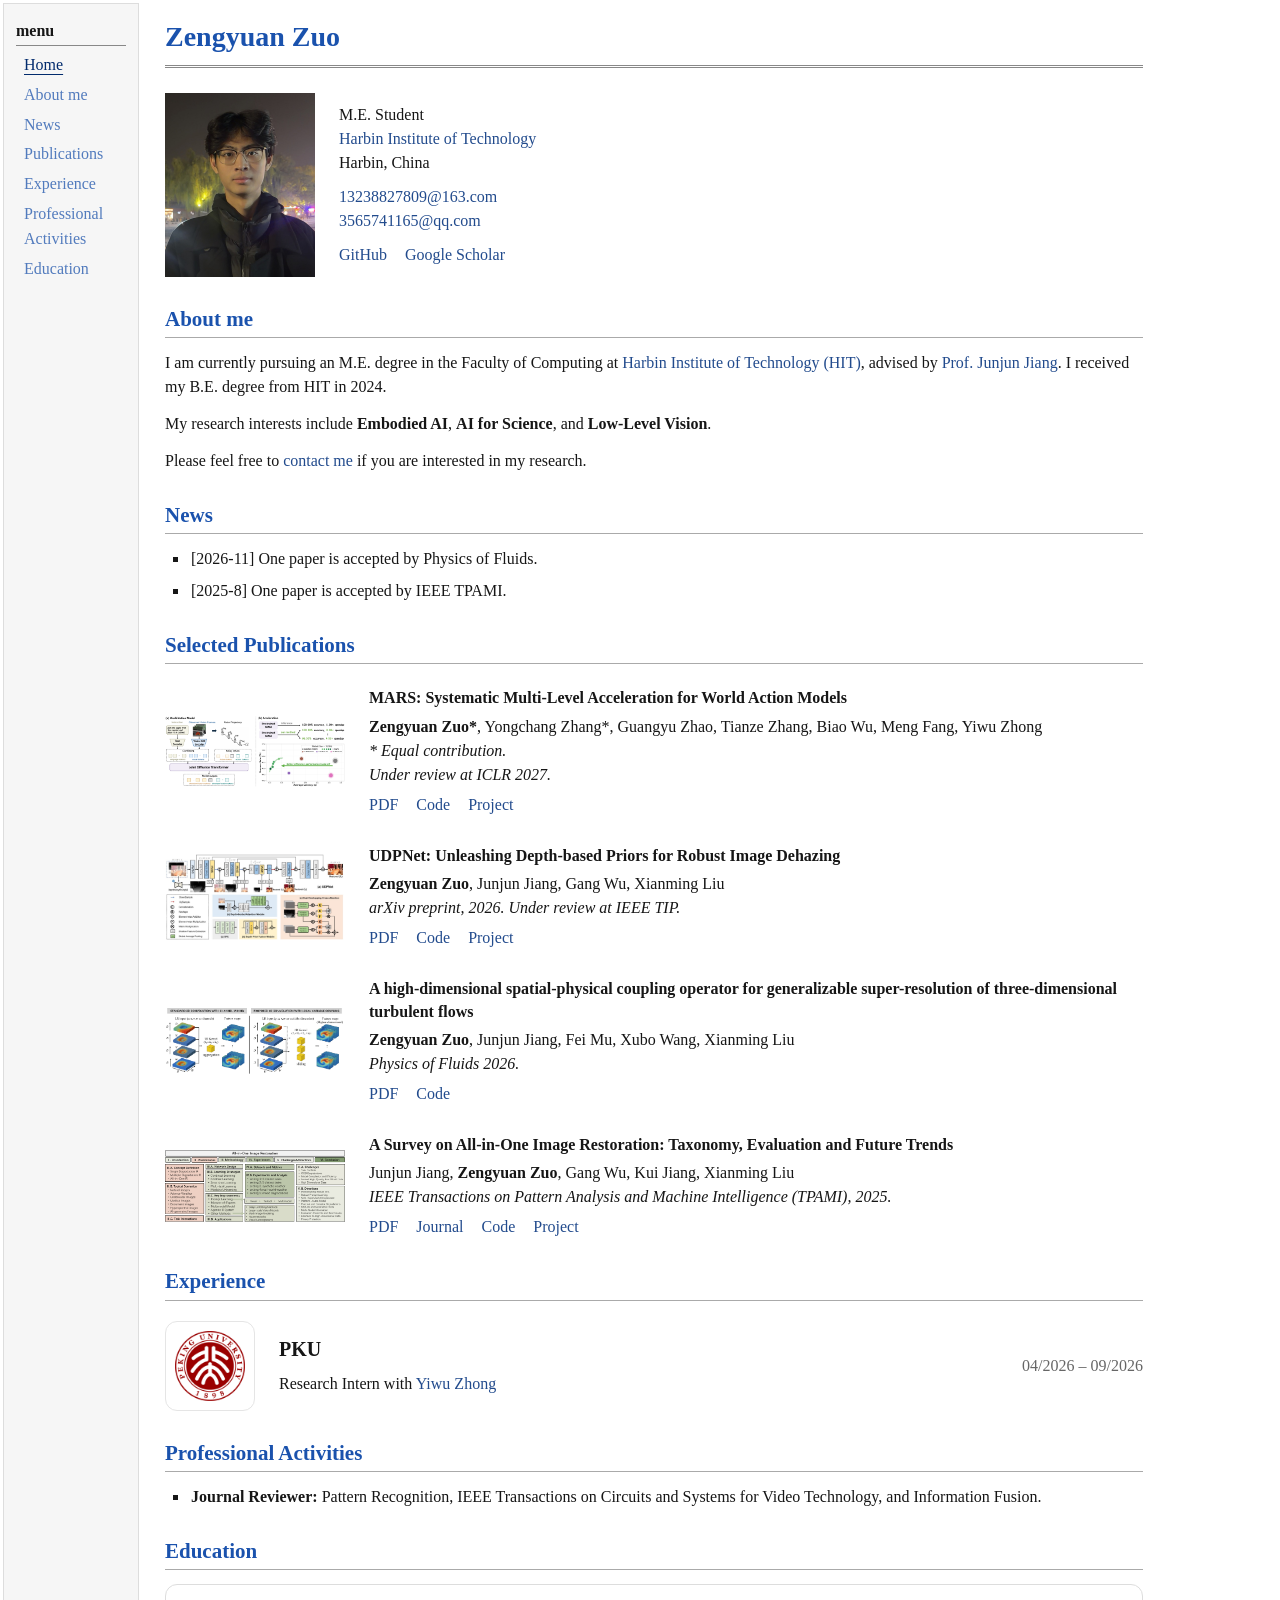
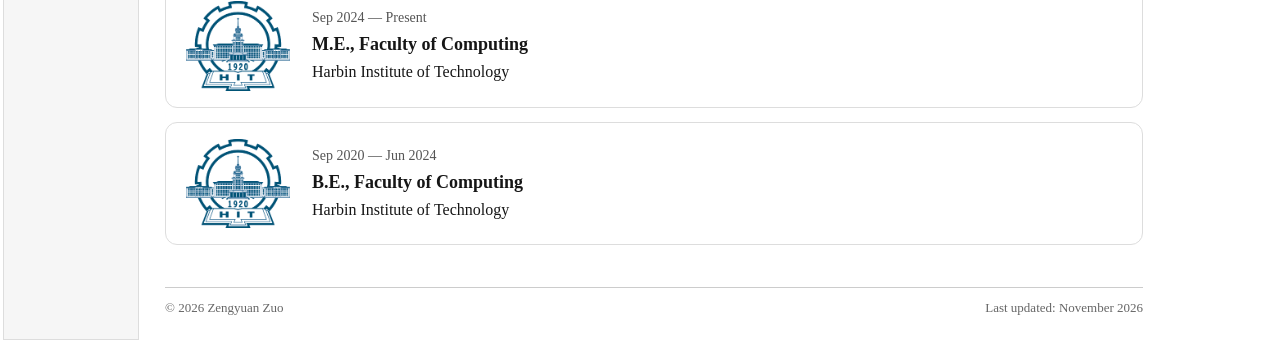
<file: index.html>
<!doctype html>
<html lang="en">
<head>
  <meta charset="utf-8">
  <meta name="viewport" content="width=device-width, initial-scale=1">
  <meta name="description" content="Zengyuan Zuo, M.E. student at Harbin Institute of Technology. Research in Embodied AI, AI for Science, and Low-Level Vision.">
  <meta name="author" content="Zengyuan Zuo">
  <meta name="theme-color" content="#1a52ad">
  <meta property="og:title" content="Zengyuan Zuo's Homepage">
  <meta property="og:description" content="M.E. student at Harbin Institute of Technology. Embodied AI, AI for Science, and Low-Level Vision.">
  <meta property="og:type" content="website">
  <meta property="og:url" content="https://harbinzzy.github.io/">
  <meta property="og:image" content="https://harbinzzy.github.io/assets/home/profile.jpg?v=20261112">
  <link rel="canonical" href="https://harbinzzy.github.io/">
  <link rel="icon" href="assets/home/profile.jpg?v=20261112">
  <link rel="stylesheet" href="assets/homepage.css?v=20261122-education">
  <title>Zengyuan Zuo's Homepage</title>
</head>
<body>
  <a class="skip-link" href="#main-content">Skip to content</a>
  <div class="page-layout">
    <aside class="sidebar">
      <nav aria-label="Main navigation">
        <div class="menu-category">menu</div>
        <a class="current" href="./" aria-current="page">Home</a>
        <a href="#about">About me</a>
        <a href="#news">News</a>
        <a href="#publications">Publications</a>
        <a href="#experience">Experience</a>
        <a href="#professional-activities">Professional Activities</a>
        <a href="#education">Education</a>
      </nav>
    </aside>

    <main id="main-content">
      <header class="page-title"><h1>Zengyuan Zuo</h1></header>
      <div class="profile">
        <img class="profile-photo" src="assets/home/profile.jpg?v=20261112" alt="Zengyuan Zuo" width="150" height="184" fetchpriority="high">
        <div class="profile-details">
          <p>M.E. Student<br>
            <a href="https://www.hit.edu.cn/">Harbin Institute of Technology</a><br>
            Harbin, China
          </p>
          <p class="emails">
            <a href="mailto:13238827809@163.com">13238827809@163.com</a><br>
            <a href="mailto:3565741165@qq.com">3565741165@qq.com</a>
          </p>
          <p class="profile-links">
            <a href="https://github.com/Harbinzzy">GitHub</a>
            <a href="https://scholar.google.com/citations?user=jb-4yJgAAAAJ&amp;hl=en">Google Scholar</a>
          </p>
        </div>
      </div>

      <section id="about" aria-labelledby="about-title">
        <h2 id="about-title">About me</h2>
        <p>I am currently pursuing an M.E. degree in the Faculty of Computing at <a href="https://www.hit.edu.cn/">Harbin Institute of Technology (HIT)</a>, advised by <a href="https://homepage.hit.edu.cn/jiangjunjun">Prof. Junjun Jiang</a>. I received my B.E. degree from HIT in 2024.</p>
        <p>My research interests include <strong>Embodied AI</strong>, <strong>AI for Science</strong>, and <strong>Low-Level Vision</strong>.</p>
        <p>Please feel free to <a href="mailto:13238827809@163.com">contact me</a> if you are interested in my research.</p>
      </section>

      <section id="news" aria-labelledby="news-title">
        <h2 id="news-title">News</h2>
        <ul class="news-list">
          <li><span class="news-date">[2026-11]</span> One paper is accepted by Physics of Fluids.</li>
          <li><span class="news-date">[2025-8]</span> One paper is accepted by IEEE TPAMI.</li>
        </ul>
      </section>

      <section id="publications" aria-labelledby="publications-title">
        <h2 id="publications-title">Selected Publications</h2>
        <article class="publication">
          <a class="publication-image" href="projects/mars.html" aria-label="Open the MARS paper page">
            <img src="assets/overview.png" alt="Overview of MARS multi-level acceleration for world action models" width="180" height="71" loading="lazy">
          </a>
          <div class="publication-copy">
            <h3>MARS: Systematic Multi-Level Acceleration for World Action Models</h3>
            <p><strong>Zengyuan Zuo*</strong>, Yongchang Zhang*, Guangyu Zhao, Tianze Zhang, Biao Wu, Meng Fang, Yiwu Zhong<br>
              <em>* Equal contribution.</em><br>
              <em>Under review at ICLR 2027.</em>
            </p>
            <p class="paper-links"><a href="https://arxiv.org/pdf/2610.17141">PDF</a><a href="https://github.com/PKU-VaLuE-Lab/MARS">Code</a><a href="https://harbinzzy.github.io/projects/mars.html">Project</a></p>
          </div>
        </article>
        <article class="publication">
          <a class="publication-image" href="projects/udpnet/" aria-label="Open the UDPNet project page">
            <img src="assets/home/udpnet.jpg" alt="Overview of the UDPNet depth-guided image dehazing framework" width="180" height="85" loading="lazy">
          </a>
          <div class="publication-copy">
            <h3>UDPNet: Unleashing Depth-based Priors for Robust Image Dehazing</h3>
            <p><strong>Zengyuan Zuo</strong>, Junjun Jiang, Gang Wu, Xianming Liu<br>
              <em>arXiv preprint, 2026. Under review at IEEE TIP.</em>
            </p>
            <p class="paper-links"><a href="https://arxiv.org/pdf/2601.06909">PDF</a><a href="https://github.com/Harbinzzy/UDPNet">Code</a><a href="projects/udpnet/">Project</a></p>
          </div>
        </article>
        <article class="publication">
          <a class="publication-image" href="https://github.com/Harbinzzy/Conv4Turb" aria-label="Open the Conv4Turb code repository">
            <img src="assets/home/convl.jpg" alt="Comparison of standard 3D convolution and proposed 4D convolution with spatial-physical variable coupling for turbulent-flow super-resolution" width="180" height="66" loading="lazy">
          </a>
          <div class="publication-copy">
            <h3>A high-dimensional spatial-physical coupling operator for generalizable super-resolution of three-dimensional turbulent flows</h3>
            <p><strong>Zengyuan Zuo</strong>, Junjun Jiang, Fei Mu, Xubo Wang, Xianming Liu<br>
              <em>Physics of Fluids 2026.</em>
            </p>
            <p class="paper-links"><a href="https://arxiv.org/pdf/2611.22951">PDF</a><a href="https://github.com/Harbinzzy/Conv4Turb">Code</a></p>
          </div>
        </article>
        <article class="publication">
          <a class="publication-image" href="projects/aioir/" aria-label="Open the all-in-one image restoration survey project">
            <img src="assets/home/survey.png?v=arxiv-v3" alt="Taxonomy of the all-in-one image restoration survey, arXiv version 3" width="180" height="73" loading="lazy">
          </a>
          <div class="publication-copy">
            <h3>A Survey on All-in-One Image Restoration: Taxonomy, Evaluation and Future Trends</h3>
            <p>Junjun Jiang, <strong>Zengyuan Zuo</strong>, Gang Wu, Kui Jiang, Xianming Liu<br>
              <em>IEEE Transactions on Pattern Analysis and Machine Intelligence (TPAMI), 2025.</em>
            </p>
            <p class="paper-links"><a href="https://arxiv.org/pdf/2410.15067">PDF</a><a href="https://ieeexplore.ieee.org/document/11123156">Journal</a><a href="https://github.com/Harbinzzy/All-in-One-Image-Restoration-Survey">Code</a><a href="projects/aioir/">Project</a></p>
          </div>
        </article>
      </section>

      <section id="experience" aria-labelledby="experience-title">
        <h2 id="experience-title">Experience</h2>
        <article class="experience-entry" aria-labelledby="pku-title">
          <img class="experience-logo" src="assets/home/pku.png" alt="Peking University seal" width="90" height="90" loading="lazy">
          <div class="experience-copy">
            <h3 id="pku-title">PKU</h3>
            <p>Research Intern with <a href="https://yiwuzhong.notion.site/homepage">Yiwu Zhong</a></p>
          </div>
          <p class="experience-date"><time datetime="2026-04">04/2026</time> – <time datetime="2026-09">09/2026</time></p>
        </article>
      </section>

      <section id="professional-activities" aria-labelledby="professional-activities-title">
        <h2 id="professional-activities-title">Professional Activities</h2>
        <ul class="activities-list">
          <li><strong>Journal Reviewer:</strong> Pattern Recognition, IEEE Transactions on Circuits and Systems for Video Technology, and Information Fusion.</li>
        </ul>
      </section>

      <section id="education" aria-labelledby="education-title">
        <h2 id="education-title">Education</h2>
        <article class="education-entry" aria-labelledby="meng-title">
          <img class="education-logo" src="assets/home/hit-emblem.png" alt="" width="104" height="90" loading="lazy">
          <div class="education-copy">
            <p class="education-date"><time datetime="2024-09">Sep 2024</time> — Present</p>
            <h3 id="meng-title">M.E., Faculty of Computing</h3>
            <p>Harbin Institute of Technology</p>
          </div>
        </article>
        <article class="education-entry" aria-labelledby="be-title">
          <img class="education-logo" src="assets/home/hit-emblem.png" alt="" width="104" height="90" loading="lazy">
          <div class="education-copy">
            <p class="education-date"><time datetime="2020-09">Sep 2020</time> — <time datetime="2024-06">Jun 2024</time></p>
            <h3 id="be-title">B.E., Faculty of Computing</h3>
            <p>Harbin Institute of Technology</p>
          </div>
        </article>
      </section>

      <footer><span>© 2026 Zengyuan Zuo</span><span>Last updated: November 2026</span></footer>
    </main>
  </div>
</body>
</html>
</file>
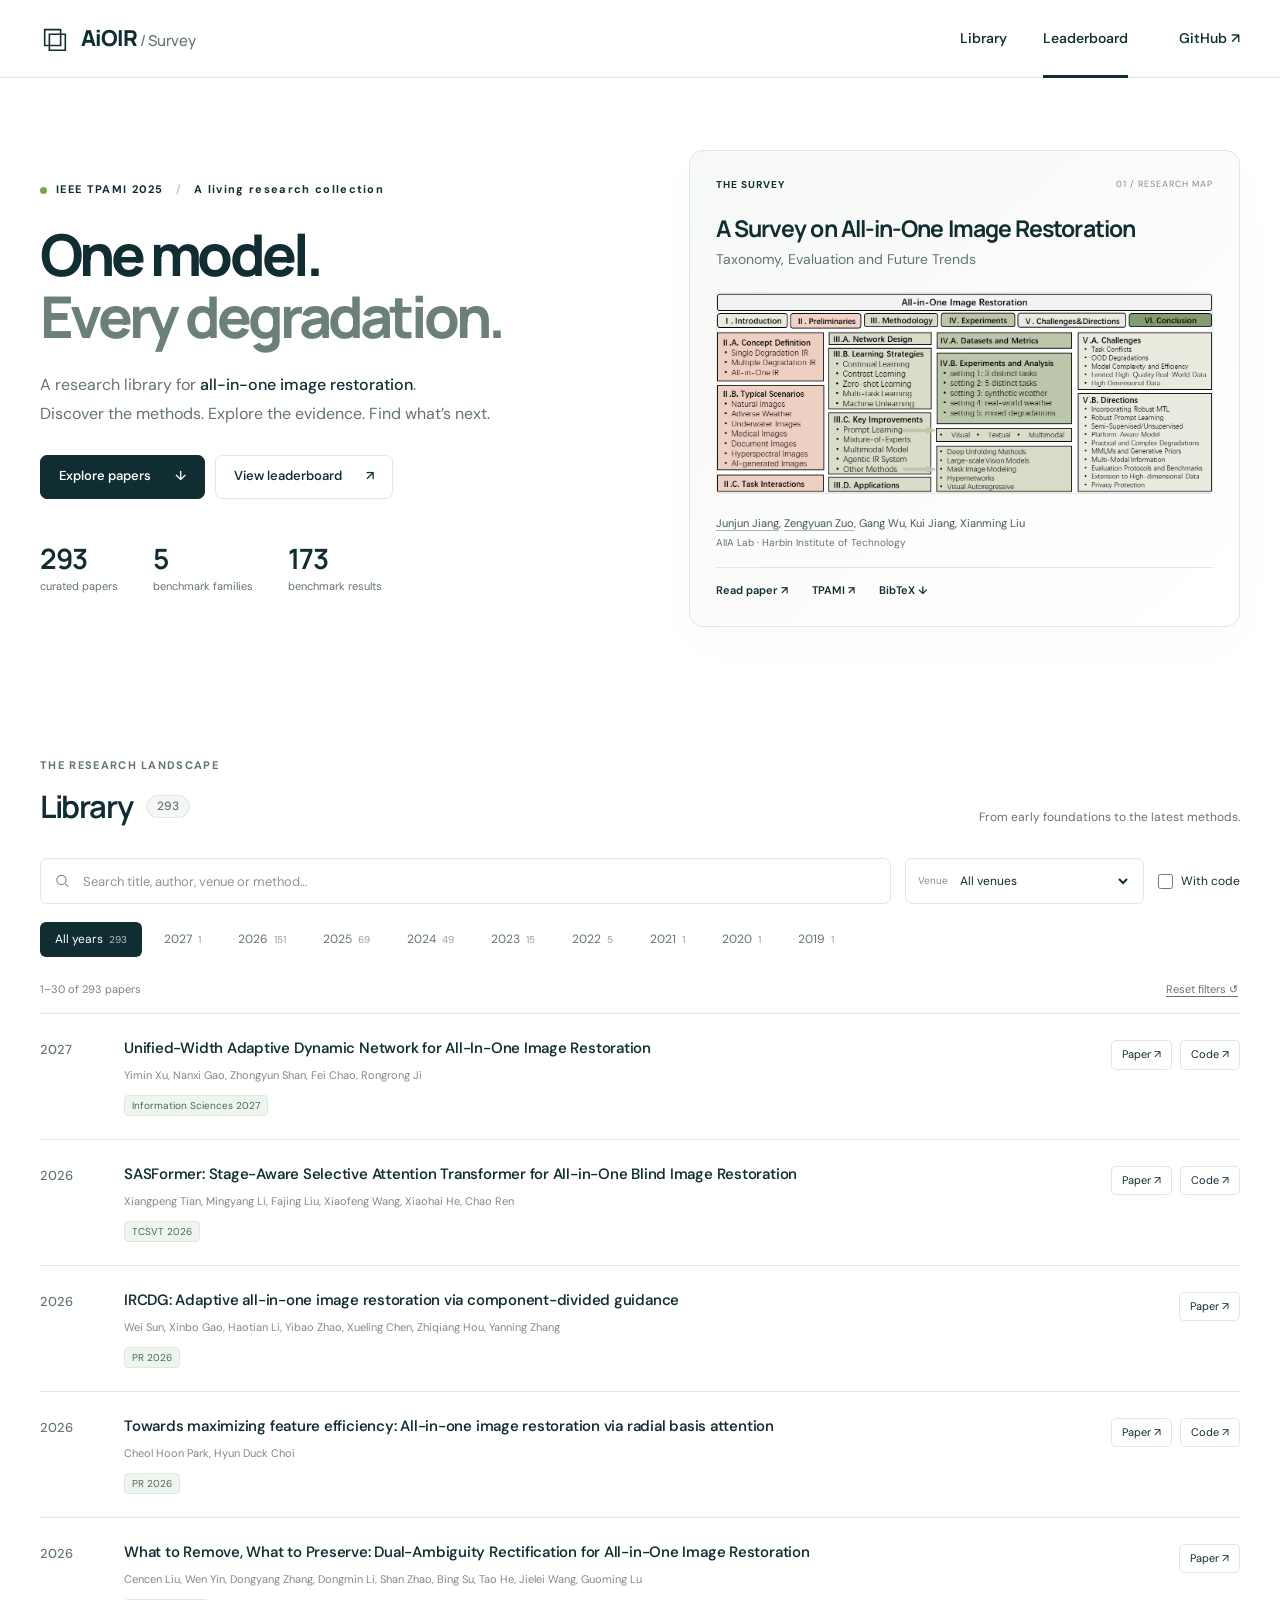
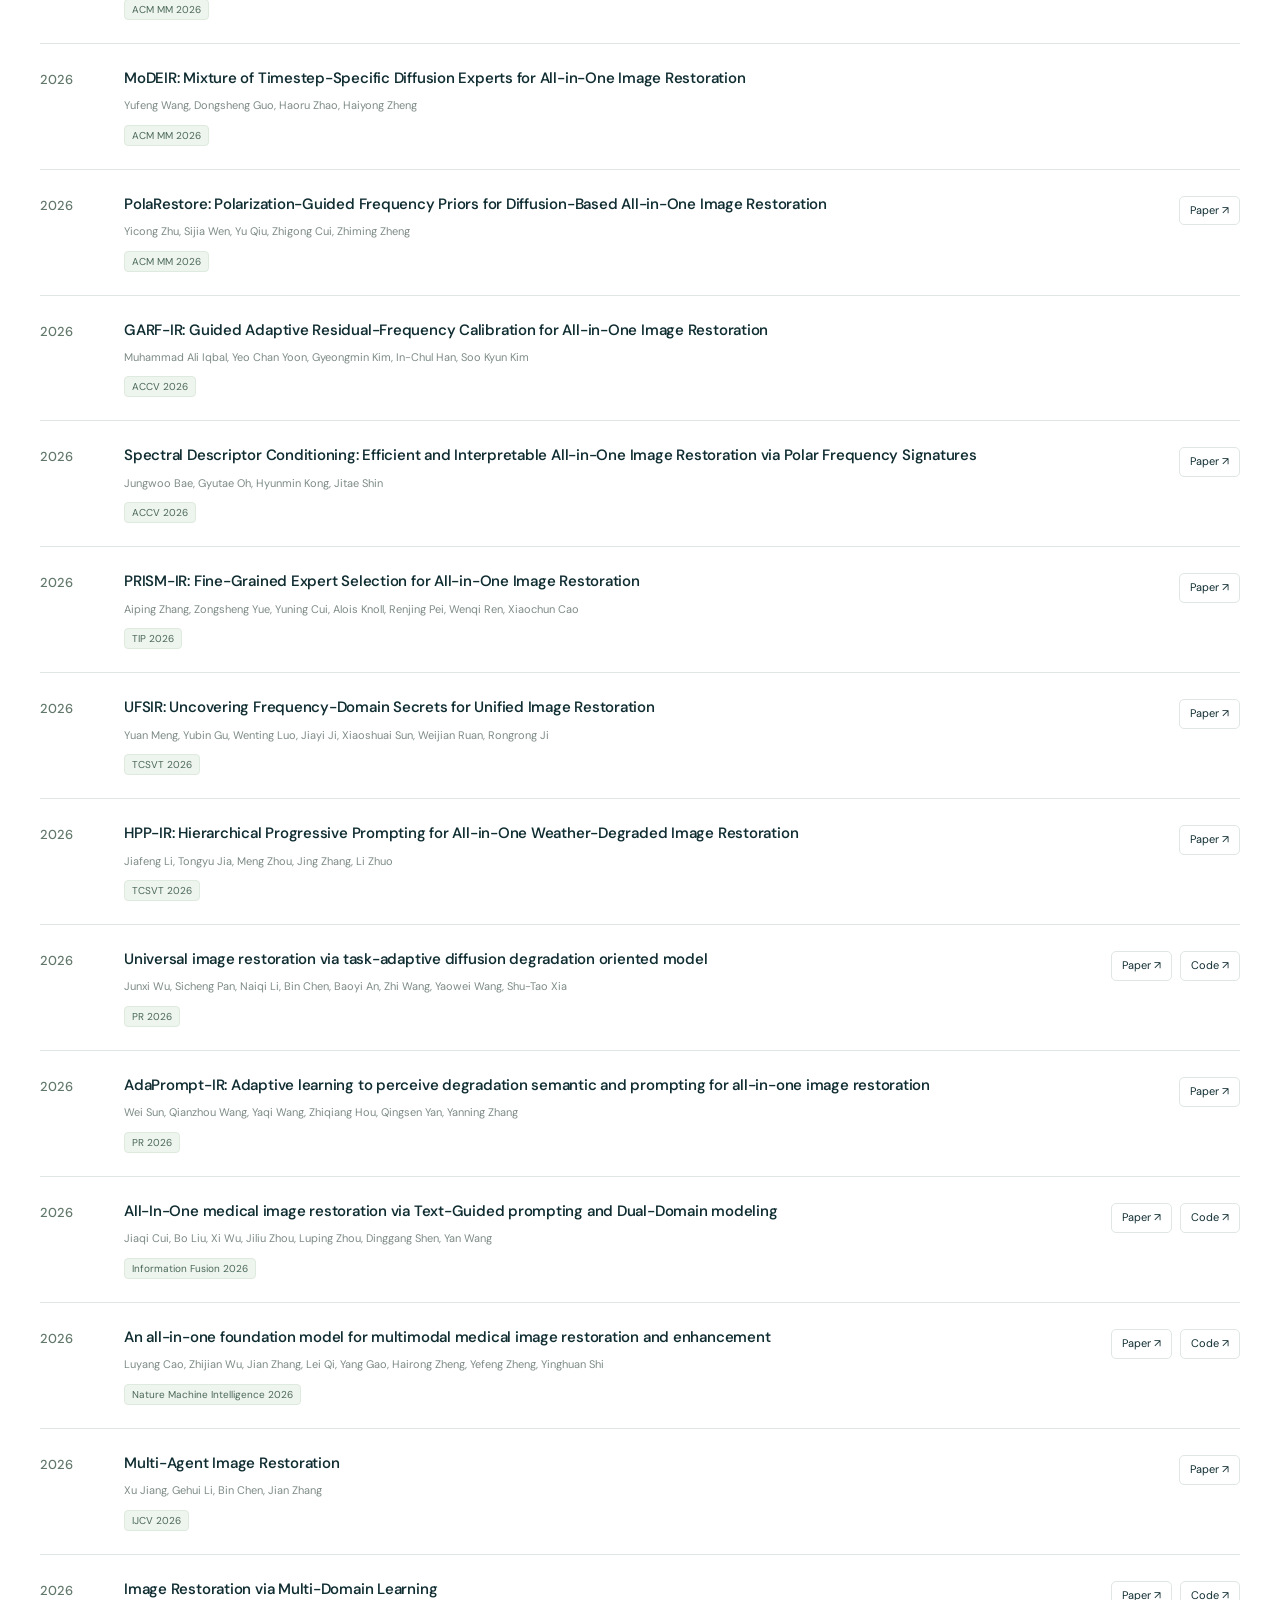
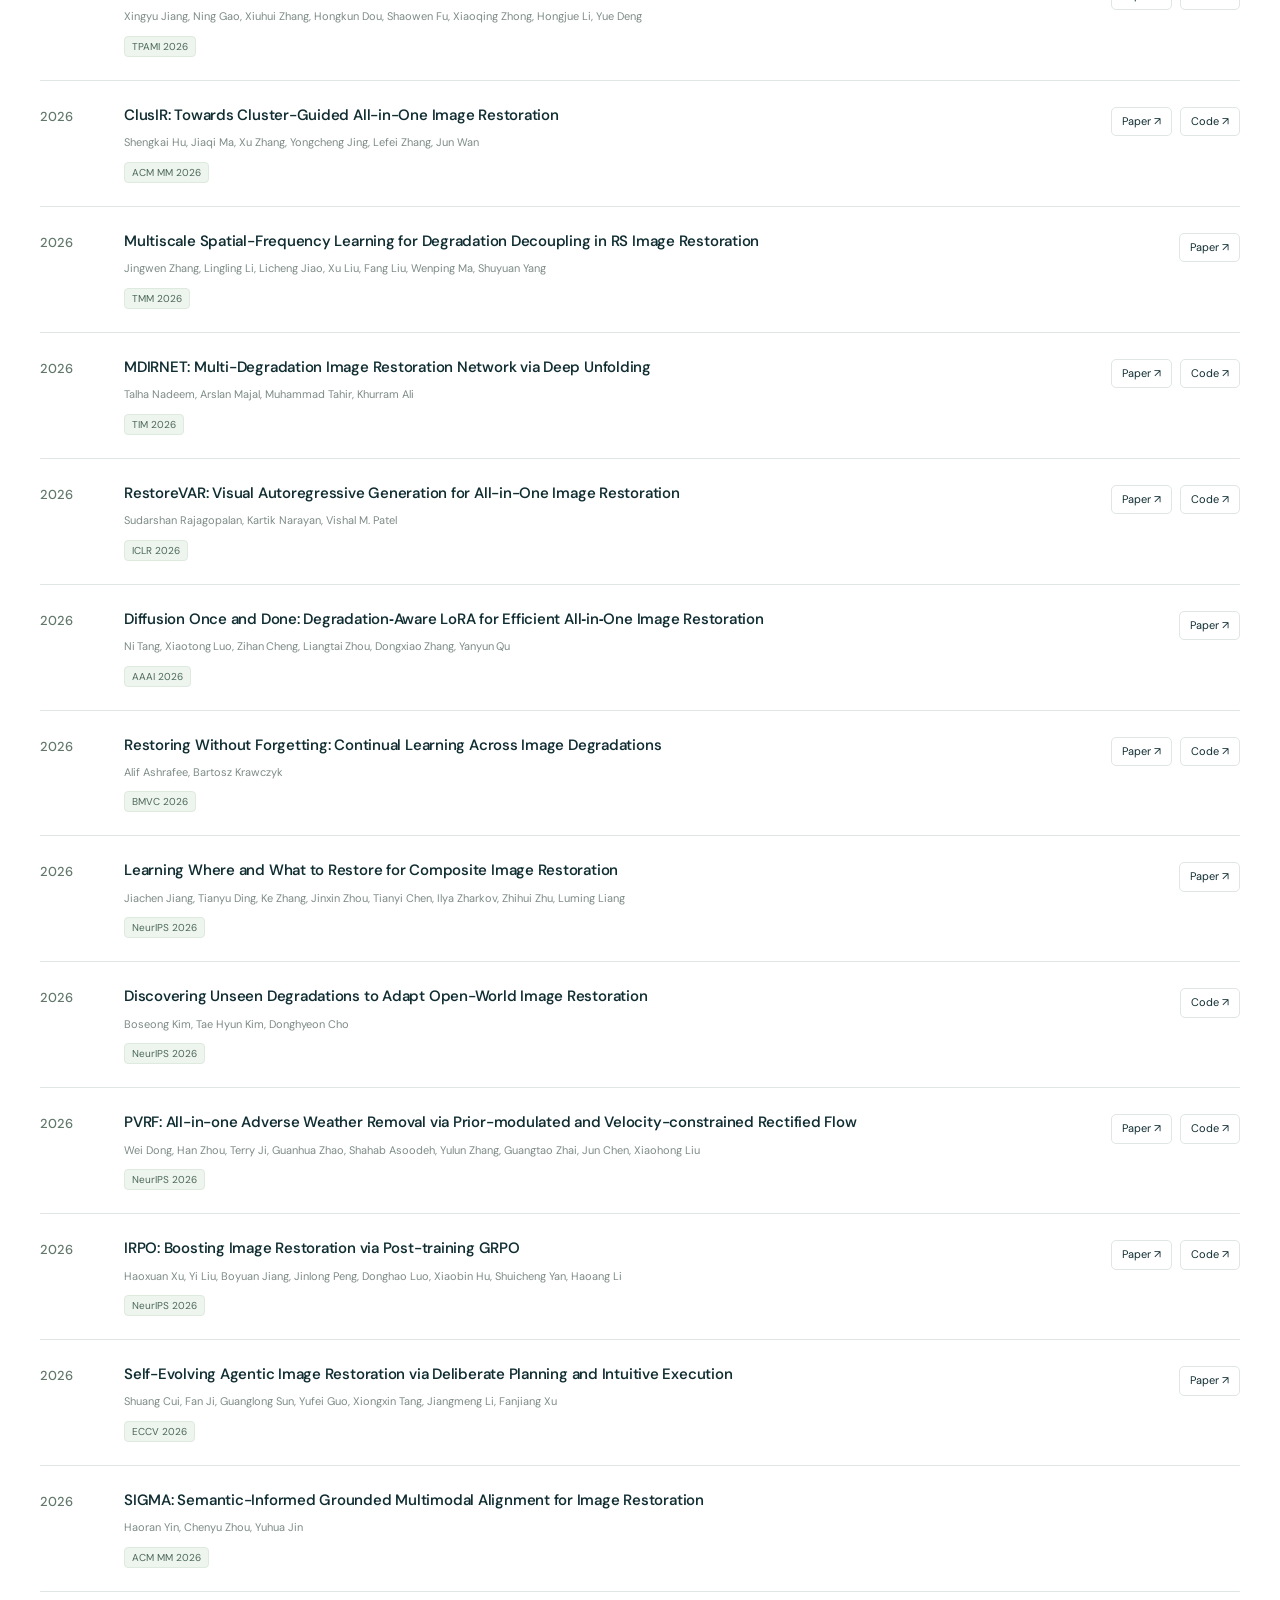
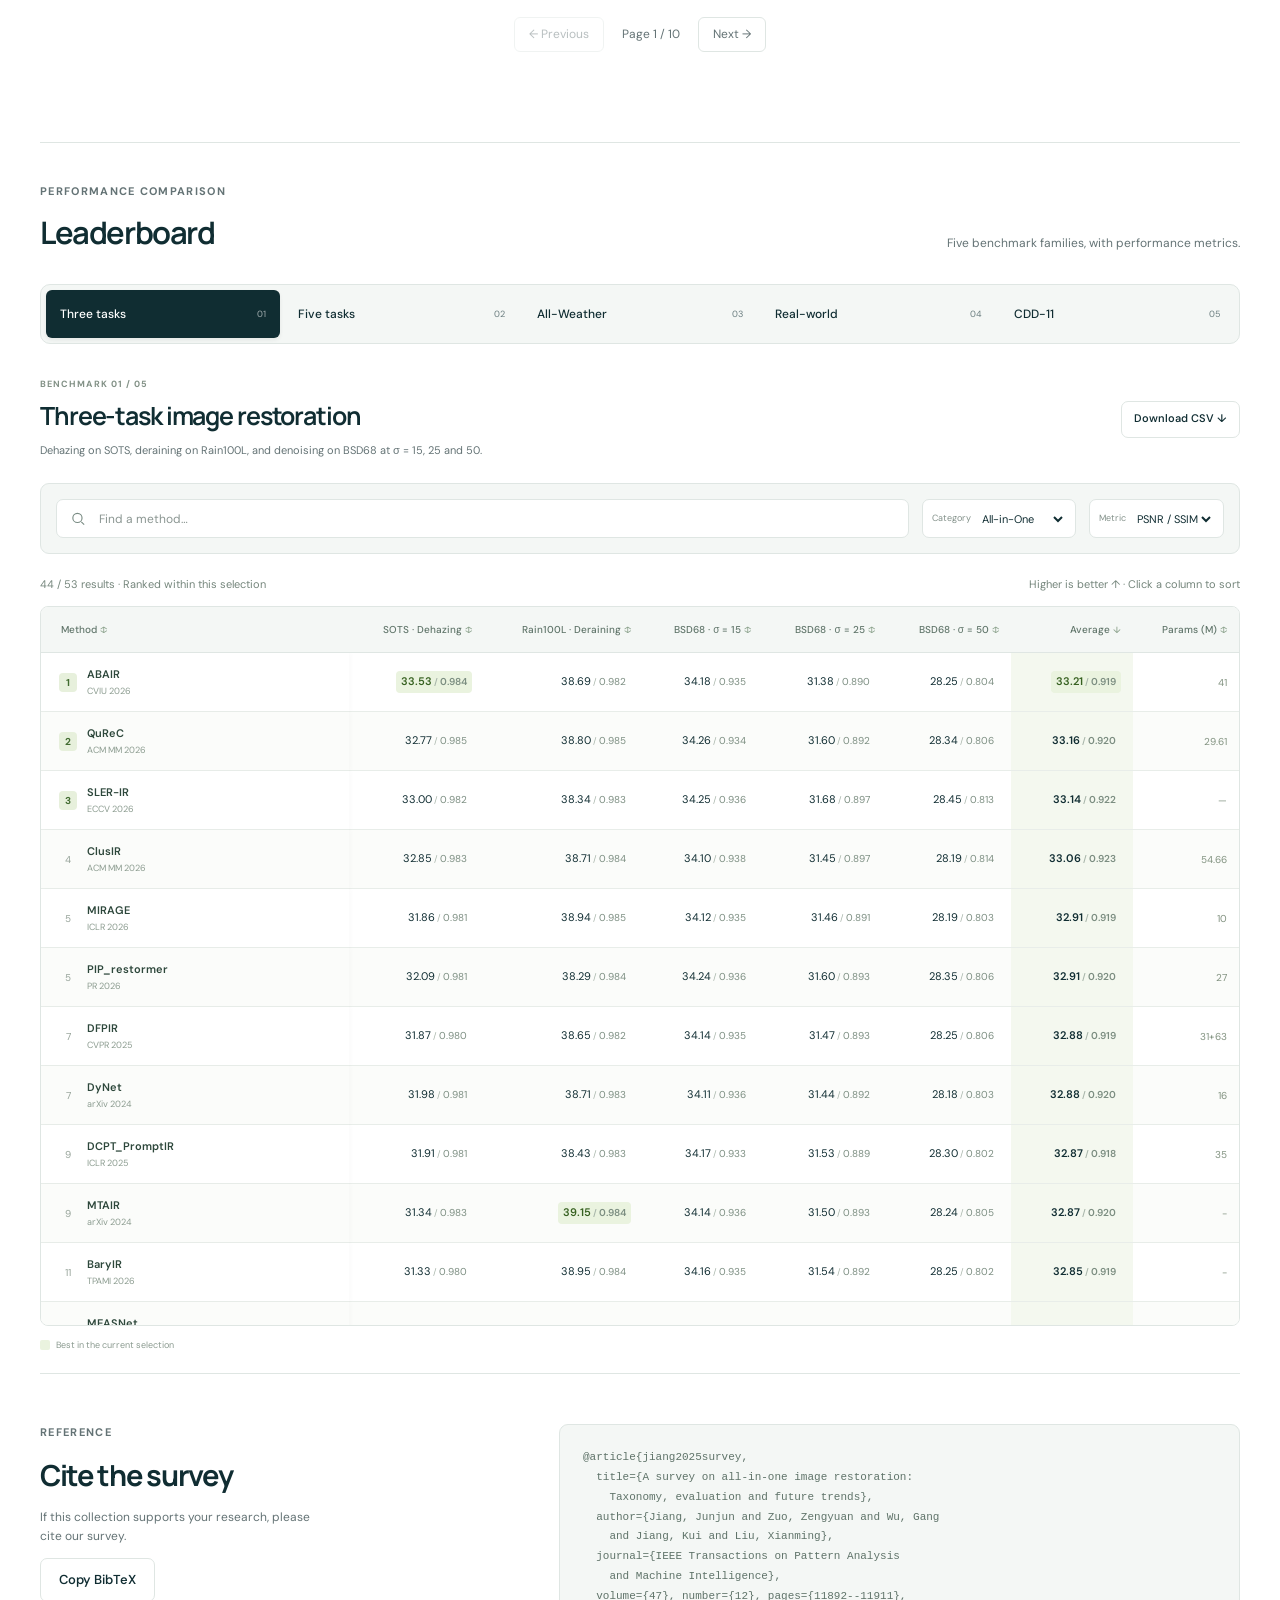
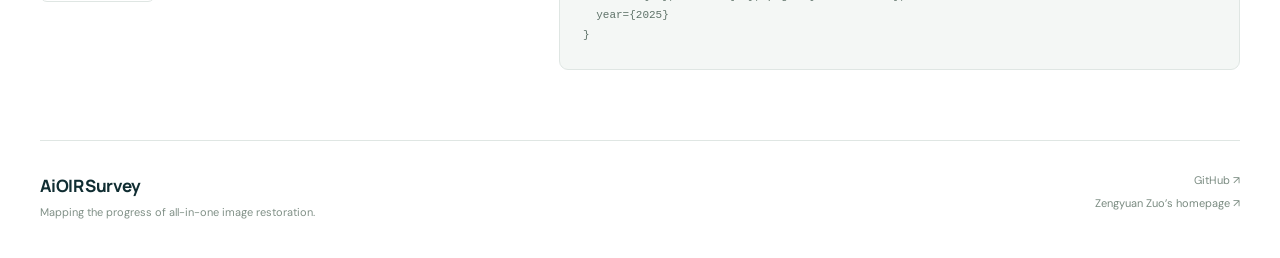
<file: projects/aioir/index.html>
<!doctype html>
<html lang="en">
<head>
  <meta charset="utf-8"><meta name="viewport" content="width=device-width, initial-scale=1">
  <title>AiOIR Survey · Papers & Benchmarks</title>
  <meta name="description" content="A curated research library for all-in-one image restoration. Explore papers, code and five benchmark families from the TPAMI survey.">
  <meta name="theme-color" content="#102d32"><meta property="og:title" content="All-in-One Image Restoration · Research Library">
  <meta property="og:description" content="Papers, open-source code and benchmark comparisons for all-in-one image restoration.">
  <meta property="og:image" content="https://harbinzzy.github.io/assets/home/survey.png">
  <link rel="canonical" href="https://harbinzzy.github.io/projects/aioir/">
  <link rel="icon" type="image/svg+xml" href="icon.svg"><link rel="stylesheet" href="style.css?v=20261106-clean">
  <script src="catalog.js?v=20261123" defer></script><script src="app.js?v=20261106-clean" defer></script>
</head>
<body>
  <a class="skip" href="#main">Skip to content</a>
  <header class="site-header"><div class="nav-wrap">
    <a href="./" class="brand" aria-label="AiOIR Survey home"><svg viewBox="0 0 32 32" aria-hidden="true"><path d="M5 6h17v17H5zM10 11h17v17H10z"/></svg><span>AiOIR<span class="brand-light"> / Survey</span></span></a>
    <nav aria-label="Main navigation"><a class="active" aria-current="location" data-section="library" href="#library">Library</a><a data-section="leaderboard" href="#leaderboard">Leaderboard</a><a class="nav-external" href="https://github.com/Harbinzzy/All-in-One-Image-Restoration-Survey" target="_blank" rel="noopener">GitHub ↗</a></nav>
  </div></header>
  <main id="main">
    <section class="hero container">
      <div class="hero-copy"><div class="eyebrow"><span class="status-dot"></span> IEEE TPAMI 2025 <span class="eyebrow-divider">/</span> A living research collection</div>
        <h1>One model.<br><span>Every degradation.</span></h1>
        <p class="hero-description">A research library for <strong>all-in-one image restoration</strong>.<br>Discover the methods. Explore the evidence. Find what’s next.</p>
        <div class="hero-actions"><a class="button primary" href="#library">Explore papers <span>↓</span></a><a class="button secondary" href="#leaderboard">View leaderboard <span>↗</span></a></div>
        <div class="hero-stats"><div><strong data-stat="papers">293</strong><span>curated papers</span></div><div><strong>5</strong><span>benchmark families</span></div><div><strong data-stat="results">173</strong><span>benchmark results</span></div></div>
      </div>
      <aside class="survey-panel"><div class="panel-label">THE SURVEY <span>01 / RESEARCH MAP</span></div><h2>A Survey on All-in-One Image Restoration</h2><p class="survey-subtitle">Taxonomy, Evaluation and Future Trends</p><a href="../../assets/home/survey.png" target="_blank" aria-label="Open the survey taxonomy figure"><img src="../../assets/home/survey.png" alt="Taxonomy of all-in-one image restoration methods from the survey" width="800" height="325"></a><p class="authors"><a href="https://homepage.hit.edu.cn/jiangjunjun">Junjun Jiang</a>, <a href="https://scholar.google.com/citations?user=jb-4yJgAAAAJ">Zengyuan Zuo</a>, Gang Wu, Kui Jiang, Xianming Liu</p><p class="affiliation">AIIA Lab · Harbin Institute of Technology</p><div class="resource-links"><a href="https://arxiv.org/abs/2410.15067">Read paper ↗</a><a href="https://ieeexplore.ieee.org/document/11123156">TPAMI ↗</a><a href="#citation">BibTeX ↓</a></div></aside>
    </section>
    <section class="container library-section" id="library" aria-labelledby="library-heading"><div class="section-heading"><div><p class="eyebrow">THE RESEARCH LANDSCAPE</p><h2 id="library-heading">Library<span class="count-pill" id="paper-count">293</span></h2></div><p class="quiet">From early foundations to the latest methods.</p></div>
      <div class="library-toolbar"><label class="search-field"><svg viewBox="0 0 24 24" aria-hidden="true"><circle cx="10.5" cy="10.5" r="6.5"/><path d="m16 16 4 4"/></svg><input type="search" id="paper-search" aria-label="Search papers" placeholder="Search title, author, venue or method…"></label><label class="select-field"><span>Venue</span><select id="venue-filter" aria-label="Filter by venue"><option value="">All venues</option></select></label><label class="checkbox-label"><input id="code-filter" type="checkbox"> With code</label></div>
      <div class="year-tabs" id="year-tabs" aria-label="Filter by year"></div>
      <div class="results-meta"><span id="paper-status" aria-live="polite">Loading papers…</span><button class="text-button" id="reset-papers">Reset filters ↺</button></div><div id="papers" class="paper-list"></div><div id="paper-pagination" class="pagination"></div><noscript><p>Enable JavaScript to search the library, or <a href="https://github.com/Harbinzzy/All-in-One-Image-Restoration-Survey#all-in-one-image-restoration-paper-list">read the complete paper list on GitHub</a>.</p></noscript>
    </section>
    <section id="leaderboard" class="container leaderboard-main" aria-labelledby="leaderboard-heading">
      <div class="section-heading"><div><p class="eyebrow">PERFORMANCE COMPARISON</p><h2 id="leaderboard-heading">Leaderboard</h2></div><p class="quiet">Five benchmark families, with performance metrics.</p></div>
    <div class="benchmark-tabs" id="benchmark-tabs" aria-label="Benchmark family"></div>
    <section class="board" aria-labelledby="board-title"><div class="board-heading"><div><p class="eyebrow" id="benchmark-kicker">BENCHMARK 01 / 05</p><h3 id="board-title">Three-task image restoration</h3><p id="board-description"></p></div><button class="button secondary compact" id="download-csv">Download CSV ↓</button></div>
      <div class="track-tabs" id="track-tabs" aria-label="Evaluation track" hidden></div>
      <div class="board-toolbar"><label class="search-field"><svg viewBox="0 0 24 24" aria-hidden="true"><circle cx="10.5" cy="10.5" r="6.5"/><path d="m16 16 4 4"/></svg><input type="search" id="method-search" aria-label="Search methods" placeholder="Find a method…"></label><label class="select-field"><span>Category</span><select id="category-filter" aria-label="Filter by category"></select></label><label class="select-field"><span>Metric</span><select id="metric-filter" aria-label="Display metric"><option value="both">PSNR / SSIM</option><option value="psnr">PSNR</option><option value="ssim">SSIM</option></select></label></div>
      <div class="results-meta"><span id="board-status" aria-live="polite"></span><span class="sort-help" id="sort-help">Higher is better ↑ · Click a column to sort</span></div>
      <div class="table-scroll" tabindex="0" role="region" aria-label="Scrollable leaderboard"><table id="leaderboard-table"><caption id="table-caption" class="visually-hidden"></caption><thead></thead><tbody></tbody></table></div><p class="table-footnote"><span class="legend-best"></span> Best in the current selection </p><div id="empty-board" class="empty-state" hidden>No methods match these filters. <button class="text-button" id="reset-board">Reset filters</button></div>
    </section>
    <noscript><p>Enable JavaScript to explore the leaderboard, or <a href="https://github.com/Harbinzzy/All-in-One-Image-Restoration-Survey#all-in-one-image-restoration-performance-comparison">read the benchmark tables on GitHub</a>.</p></noscript>
    </section>
    <section id="citation" class="container citation-section"><div><p class="eyebrow">REFERENCE</p><h2>Cite the survey</h2><p>If this collection supports your research, please cite our survey.</p><button class="button secondary" id="copy-citation">Copy BibTeX</button><span id="copy-status" role="status"></span></div><pre id="bibtex">@article{jiang2025survey,
  title={A survey on all-in-one image restoration:
    Taxonomy, evaluation and future trends},
  author={Jiang, Junjun and Zuo, Zengyuan and Wu, Gang
    and Jiang, Kui and Liu, Xianming},
  journal={IEEE Transactions on Pattern Analysis
    and Machine Intelligence},
  volume={47}, number={12}, pages={11892--11911},
  year={2025}
}</pre></section>
  </main>
  <footer class="site-footer container"><div><a class="footer-brand" href="./">AiOIR Survey</a><p>Mapping the progress of all-in-one image restoration.</p></div><div><a href="https://github.com/Harbinzzy/All-in-One-Image-Restoration-Survey">GitHub ↗</a><a href="../../">Zengyuan Zuo’s homepage ↗</a></div></footer>
  <dialog id="method-dialog"><form method="dialog"><button aria-label="Close method details" class="dialog-close">×</button></form><div id="method-details"></div></dialog>
</body></html>
</file>
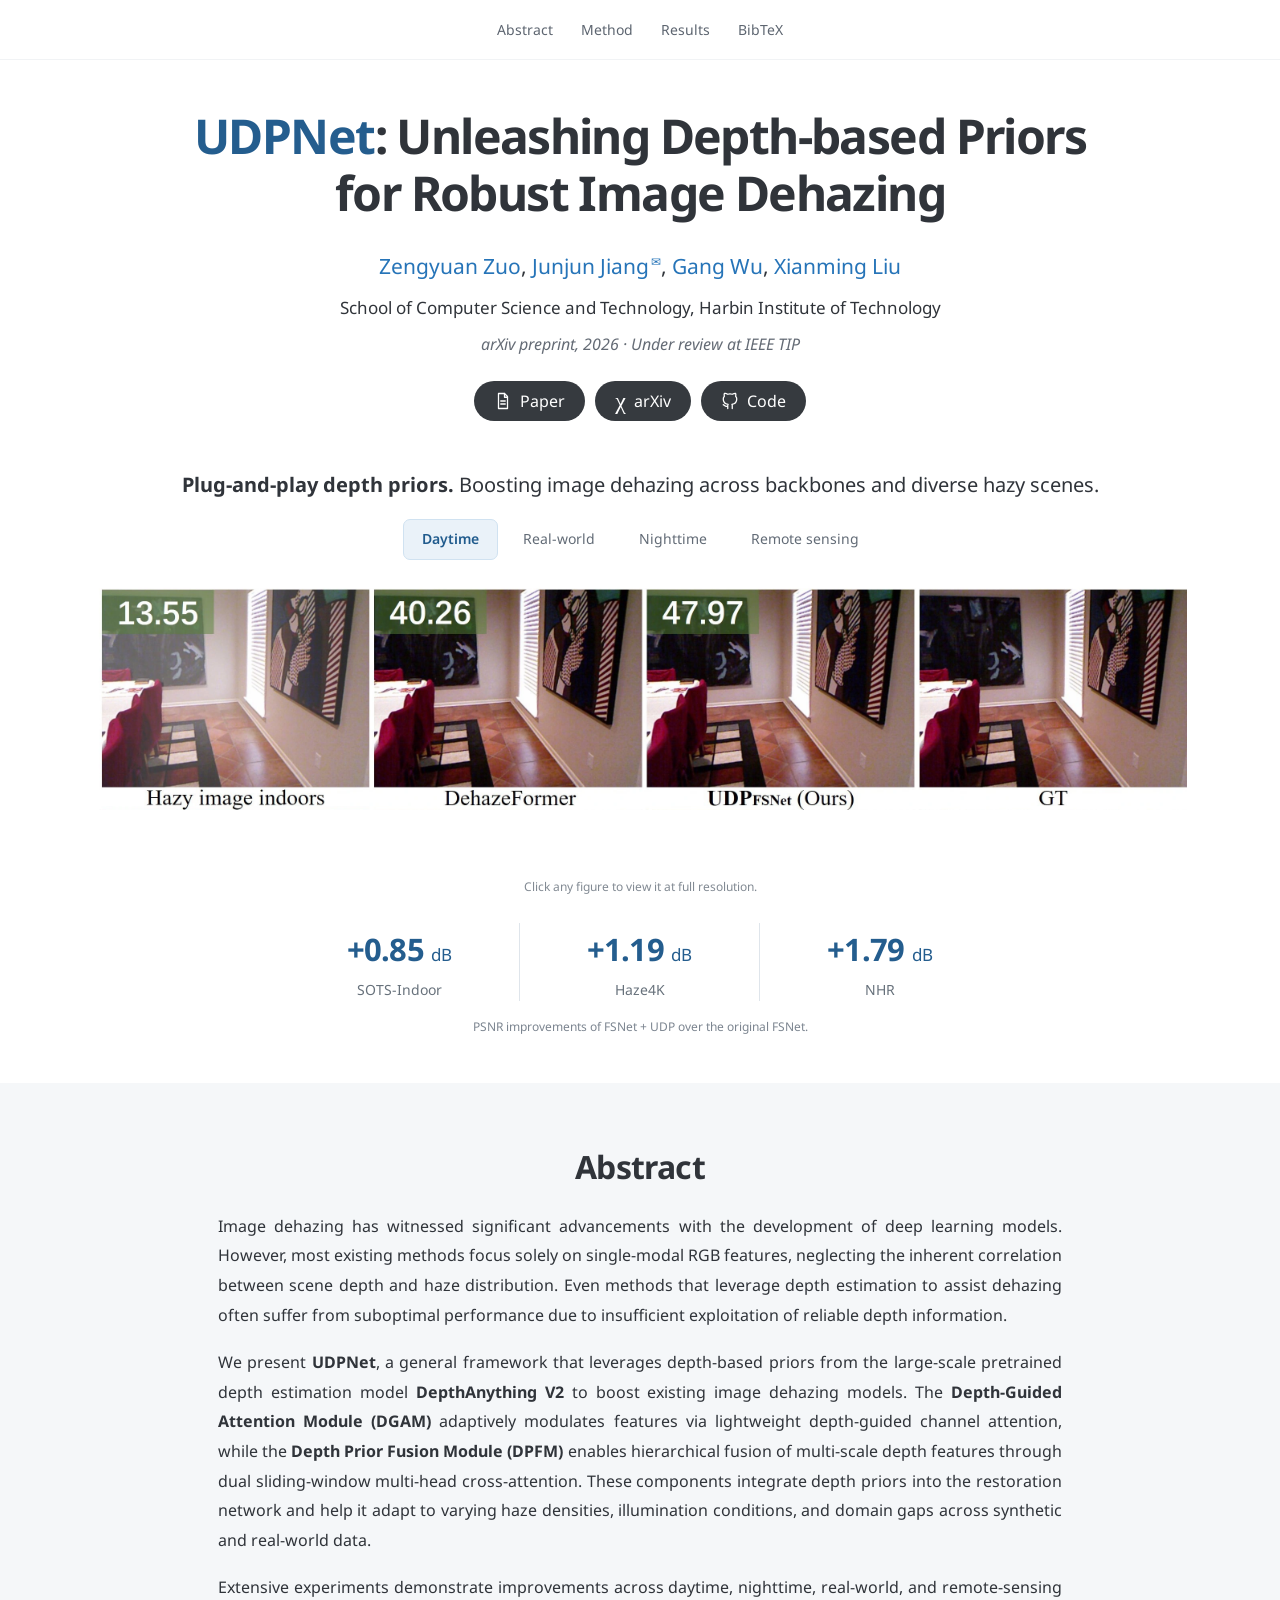
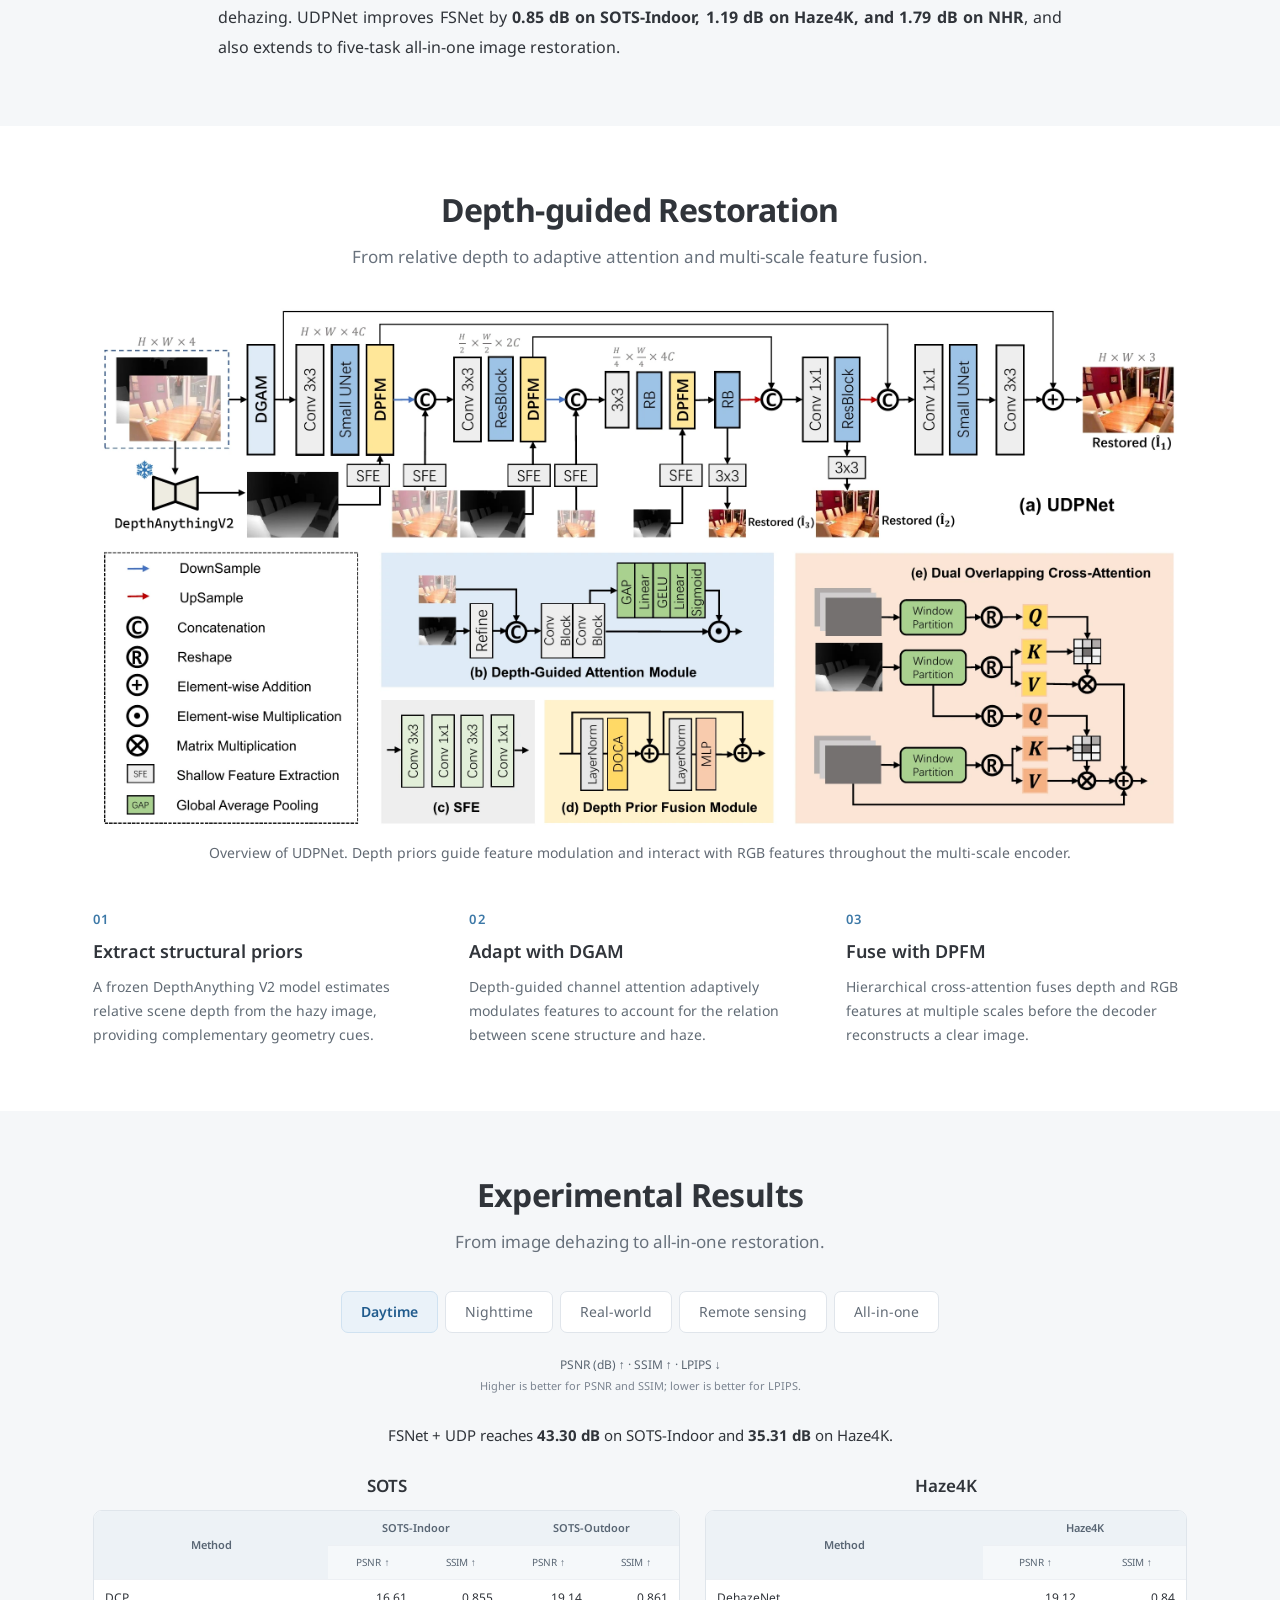
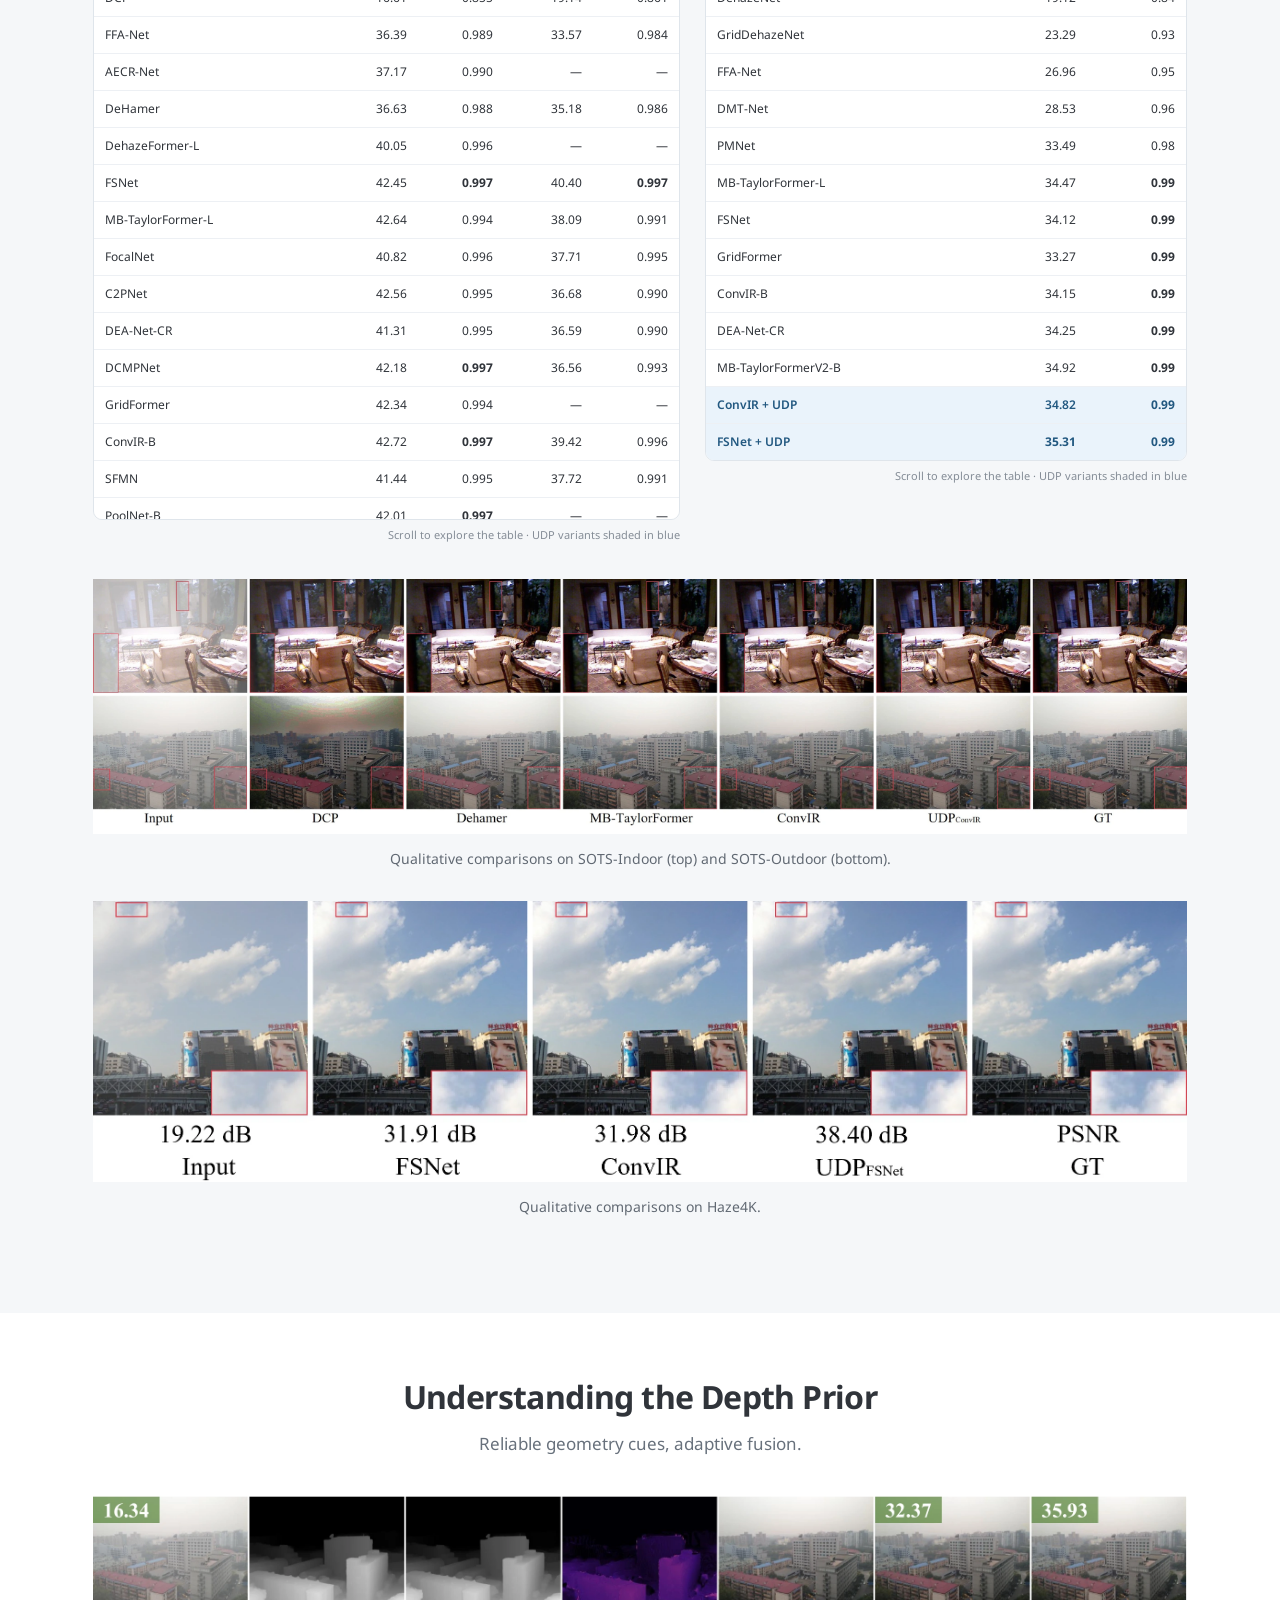
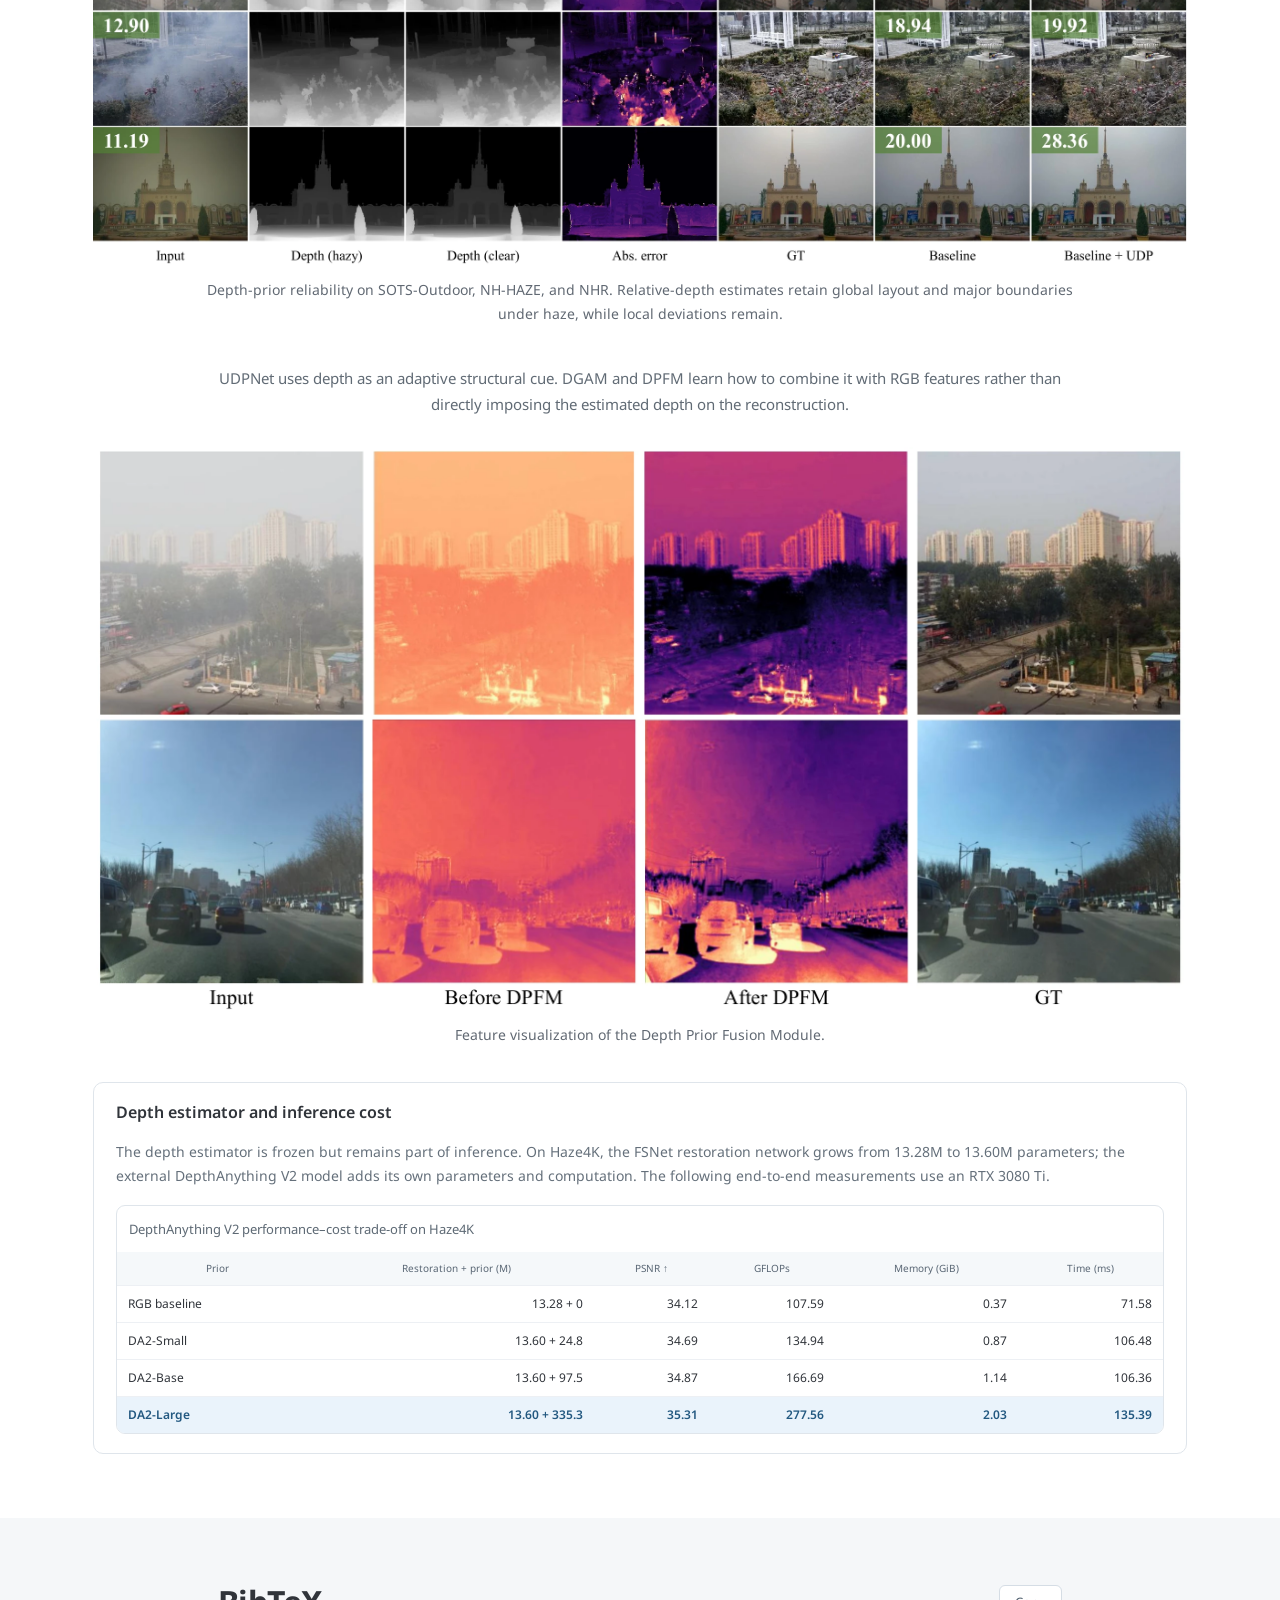
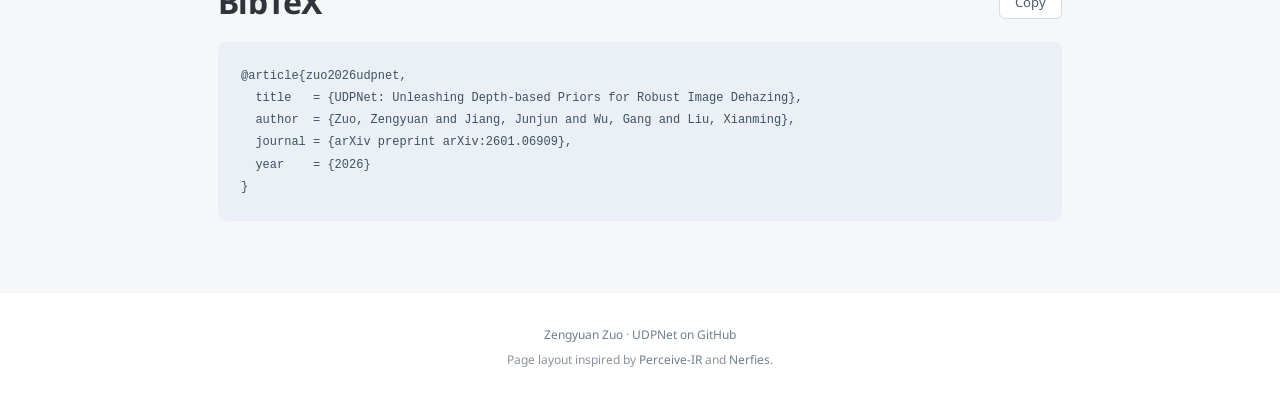
<file: projects/udpnet/index.html>
<!doctype html>
<html lang="en">
<head>
  <meta charset="utf-8">
  <meta name="viewport" content="width=device-width, initial-scale=1">
  <meta name="description" content="UDPNet integrates reliable depth priors with image features for robust dehazing across daytime, nighttime, real-world and remote-sensing scenes.">
  <meta name="author" content="Zengyuan Zuo, Junjun Jiang, Gang Wu, Xianming Liu">
  <meta name="theme-color" content="#ffffff">
  <meta property="og:title" content="UDPNet: Unleashing Depth-based Priors for Robust Image Dehazing">
  <meta property="og:description" content="A general depth-guided framework for robust image dehazing.">
  <meta property="og:type" content="website">
  <meta property="og:url" content="https://harbinzzy.github.io/projects/udpnet/">
  <meta property="og:image" content="https://harbinzzy.github.io/projects/udpnet/assets/framework.webp">
  <meta name="twitter:card" content="summary_large_image">
  <meta name="citation_title" content="UDPNet: Unleashing Depth-based Priors for Robust Image Dehazing">
  <meta name="citation_author" content="Zuo, Zengyuan">
  <meta name="citation_author" content="Jiang, Junjun">
  <meta name="citation_author" content="Wu, Gang">
  <meta name="citation_author" content="Liu, Xianming">
  <meta name="citation_publication_date" content="2026">
  <meta name="citation_pdf_url" content="https://arxiv.org/pdf/2601.06909">
  <link rel="canonical" href="https://harbinzzy.github.io/projects/udpnet/">
  <link rel="icon" href="../../assets/home/profile.jpg">
  <link rel="preconnect" href="https://fonts.googleapis.com">
  <link rel="preconnect" href="https://fonts.gstatic.com" crossorigin>
  <link href="https://fonts.googleapis.com/css2?family=Google+Sans:wght@400;500;700&amp;family=Noto+Sans:wght@400;500;600;700;800&amp;display=swap" rel="stylesheet">
  <link rel="stylesheet" href="style.css?v=20261106-plug-and-play">
  <script src="app.js" defer></script>
  <title>UDPNet | Depth-guided Image Dehazing</title>
</head>
<body>
  <a class="skip-link" href="#main">Skip to content</a>
  <nav class="top-nav" aria-label="Page navigation">
    <a href="#abstract">Abstract</a><a href="#method">Method</a><a href="#results">Results</a><a href="#bibtex">BibTeX</a>
  </nav>
  <main id="main">
    <header class="hero container">
      <h1><span class="paper-name">UDPNet</span>: Unleashing Depth-based Priors<br class="desktop-break"> for Robust Image Dehazing</h1>
      <div class="authors">
        <a href="https://harbinzzy.github.io/">Zengyuan Zuo</a>,
        <a href="https://homepage.hit.edu.cn/jiangjunjun">Junjun Jiang<sup>✉</sup></a>,
        <a href="https://me.csgwu.site/">Gang Wu</a>,
        <a href="https://homepage.hit.edu.cn/xmliu">Xianming Liu</a>
      </div>
      <p class="affiliation">School of Computer Science and Technology, Harbin Institute of Technology</p>
      <p class="publication-status">arXiv preprint, 2026 · Under review at IEEE TIP</p>
      <div class="resource-links">
        <a class="resource" href="https://arxiv.org/pdf/2601.06909"><svg viewBox="0 0 24 24" aria-hidden="true"><path d="M6 2h8l4 4v16H6Z"/><path d="M14 2v5h4M9 12h6M9 16h6"/></svg>Paper</a>
        <a class="resource" href="https://arxiv.org/abs/2601.06909"><span class="arxiv-icon" aria-hidden="true">χ</span>arXiv</a>
        <a class="resource" href="https://github.com/Harbinzzy/UDPNet"><svg viewBox="0 0 24 24" aria-hidden="true"><path d="M9 19c-4.3 1.3-4.3-2-6-2m12 5v-3.4c0-1 .1-1.5-.5-2.1 3.2-.4 6.5-1.6 6.5-7.1a5.5 5.5 0 0 0-1.5-3.8 5 5 0 0 0-.1-3.8S18.2 1.4 15 3a13 13 0 0 0-6 0C5.8 1.4 4.6 1.8 4.6 1.8a5 5 0 0 0-.1 3.8A5.5 5.5 0 0 0 3 9.4c0 5.5 3.3 6.7 6.5 7.1-.6.6-.6 1.2-.5 2.1V22"/></svg>Code</a>
      </div>
    </header>

    <section class="teaser container" aria-label="Dehazing across diverse scenes">
      <p class="teaser-intro"><strong>Plug-and-play depth priors.</strong> Boosting image dehazing across backbones and diverse hazy scenes.</p>
      <div class="tabs scene-tabs" role="tablist" aria-label="Example scenes">
        <button id="scene-day-tab" role="tab" aria-selected="true" aria-controls="scene-day" tabindex="0">Daytime</button>
        <button id="scene-real-tab" role="tab" aria-selected="false" aria-controls="scene-real" tabindex="-1">Real-world</button>
        <button id="scene-night-tab" role="tab" aria-selected="false" aria-controls="scene-night" tabindex="-1">Nighttime</button>
        <button id="scene-remote-tab" role="tab" aria-selected="false" aria-controls="scene-remote" tabindex="-1">Remote sensing</button>
      </div>
      <div id="scene-day" class="scene-panel" role="tabpanel" aria-labelledby="scene-day-tab">
        <figure><button class="figure-zoom" aria-label="Enlarge daytime dehazing comparison"><img src="assets/teaser-daytime.webp" width="2724" height="570" alt="Daytime comparison of the hazy input, DCMPNet, UDPNet and ground truth" fetchpriority="high"></button></figure>
      </div>
      <div id="scene-real" class="scene-panel" role="tabpanel" aria-labelledby="scene-real-tab" hidden>
        <figure><button class="figure-zoom" aria-label="Enlarge real-world dehazing comparison"><img src="assets/teaser-real-world.webp" width="2724" height="561" alt="Real-world scene comparing the hazy input, a competing dehazing model, UDPNet and ground truth" loading="lazy"></button></figure>
      </div>
      <div id="scene-night" class="scene-panel" role="tabpanel" aria-labelledby="scene-night-tab" hidden>
        <figure><button class="figure-zoom" aria-label="Enlarge nighttime dehazing comparison"><img src="assets/teaser-nighttime.webp" width="2724" height="601" alt="Nighttime scene comparing the hazy input, a competing dehazing model, UDPNet and ground truth" loading="lazy"></button></figure>
      </div>
      <div id="scene-remote" class="scene-panel" role="tabpanel" aria-labelledby="scene-remote-tab" hidden>
        <figure><button class="figure-zoom" aria-label="Enlarge remote-sensing dehazing comparison"><img src="assets/teaser-remote-sensing.webp" width="2724" height="735" alt="Remote-sensing comparison of the hazy input, a competing dehazing model, UDPNet and ground truth" loading="lazy"></button></figure>
      </div>
      <p class="figure-hint">Click any figure to view it at full resolution.</p>
      <div class="gains" aria-label="PSNR gains over FSNet">
        <div><strong>+0.85 <span>dB</span></strong><span>SOTS-Indoor</span></div>
        <div><strong>+1.19 <span>dB</span></strong><span>Haze4K</span></div>
        <div><strong>+1.79 <span>dB</span></strong><span>NHR</span></div>
      </div>
      <p class="gains-note">PSNR improvements of FSNet + UDP over the original FSNet.</p>
    </section>

    <section id="abstract" class="section section-tint">
      <div class="text-container">
        <h2>Abstract</h2>
        <p>Image dehazing has witnessed significant advancements with the development of deep learning models. However, most existing methods focus solely on single-modal RGB features, neglecting the inherent correlation between scene depth and haze distribution. Even methods that leverage depth estimation to assist dehazing often suffer from suboptimal performance due to insufficient exploitation of reliable depth information.</p>
        <p>We present <strong>UDPNet</strong>, a general framework that leverages depth-based priors from the large-scale pretrained depth estimation model <strong>DepthAnything V2</strong> to boost existing image dehazing models. The <strong>Depth-Guided Attention Module (DGAM)</strong> adaptively modulates features via lightweight depth-guided channel attention, while the <strong>Depth Prior Fusion Module (DPFM)</strong> enables hierarchical fusion of multi-scale depth features through dual sliding-window multi-head cross-attention. These components integrate depth priors into the restoration network and help it adapt to varying haze densities, illumination conditions, and domain gaps across synthetic and real-world data.</p>
        <p>Extensive experiments demonstrate improvements across daytime, nighttime, real-world, and remote-sensing dehazing. UDPNet improves FSNet by <strong>0.85 dB on SOTS-Indoor, 1.19 dB on Haze4K, and 1.79 dB on NHR</strong>, and also extends to five-task all-in-one image restoration.</p>
      </div>
    </section>

    <section id="method" class="section container">
      <h2>Depth-guided Restoration</h2>
      <p class="section-lead">From relative depth to adaptive attention and multi-scale feature fusion.</p>
      <figure>
        <button class="figure-zoom" aria-label="Enlarge the UDPNet framework"><img src="assets/framework.webp" width="2600" height="1240" alt="UDPNet architecture: a frozen DepthAnything V2 estimator provides depth priors to DGAM and the hierarchical DPFM modules in an encoder-decoder restoration network" loading="lazy"></button>
        <figcaption>Overview of UDPNet. Depth priors guide feature modulation and interact with RGB features throughout the multi-scale encoder.</figcaption>
      </figure>
      <div class="method-points">
        <div><span class="step">01</span><h3>Extract structural priors</h3><p>A frozen DepthAnything V2 model estimates relative scene depth from the hazy image, providing complementary geometry cues.</p></div>
        <div><span class="step">02</span><h3>Adapt with DGAM</h3><p>Depth-guided channel attention adaptively modulates features to account for the relation between scene structure and haze.</p></div>
        <div><span class="step">03</span><h3>Fuse with DPFM</h3><p>Hierarchical cross-attention fuses depth and RGB features at multiple scales before the decoder reconstructs a clear image.</p></div>
      </div>
    </section>

    <section id="results" class="section section-tint">
      <div class="container">
        <h2>Experimental Results</h2>
        <p class="section-lead">From image dehazing to all-in-one restoration.</p>
        <div class="tabs result-tabs" role="tablist" aria-label="Evaluation scenarios">
          <button id="daytime-tab" role="tab" aria-selected="true" aria-controls="daytime" tabindex="0">Daytime</button>
          <button id="nighttime-tab" role="tab" aria-selected="false" aria-controls="nighttime" tabindex="-1">Nighttime</button>
          <button id="real-world-tab" role="tab" aria-selected="false" aria-controls="real-world" tabindex="-1">Real-world</button>
          <button id="remote-sensing-tab" role="tab" aria-selected="false" aria-controls="remote-sensing" tabindex="-1">Remote sensing</button>
          <button id="all-in-one-tab" role="tab" aria-selected="false" aria-controls="all-in-one" tabindex="-1">All-in-one</button>
        </div>
        <p class="metric-note">PSNR (dB) ↑ · SSIM ↑ · LPIPS ↓ <span>Higher is better for PSNR and SSIM; lower is better for LPIPS.</span></p>

        <div id="daytime" class="result-panel" role="tabpanel" aria-labelledby="daytime-tab" tabindex="0">
          <p class="result-intro">FSNet + UDP reaches <strong>43.30 dB</strong> on SOTS-Indoor and <strong>35.31 dB</strong> on Haze4K.</p>
          <!-- TABLE:daytime -->
<div class="table-grid"><div class="table-card"><h3>SOTS</h3><div class="table-scroll" role="region" tabindex="0" aria-label="SOTS results"><table><thead><tr><th scope="col" rowspan="2">Method</th><th scope="colgroup" colspan="2">SOTS-Indoor</th><th scope="colgroup" colspan="2">SOTS-Outdoor</th></tr><tr><th scope="col">PSNR ↑</th><th scope="col">SSIM ↑</th><th scope="col">PSNR ↑</th><th scope="col">SSIM ↑</th></tr></thead><tbody><tr><th scope="row">DCP</th><td>16.61</td><td>0.855</td><td>19.14</td><td>0.861</td></tr><tr><th scope="row">FFA-Net</th><td>36.39</td><td>0.989</td><td>33.57</td><td>0.984</td></tr><tr><th scope="row">AECR-Net</th><td>37.17</td><td>0.990</td><td>—</td><td>—</td></tr><tr><th scope="row">DeHamer</th><td>36.63</td><td>0.988</td><td>35.18</td><td>0.986</td></tr><tr><th scope="row">DehazeFormer-L</th><td>40.05</td><td>0.996</td><td>—</td><td>—</td></tr><tr><th scope="row">FSNet</th><td>42.45</td><td class="best">0.997</td><td>40.40</td><td class="best">0.997</td></tr><tr><th scope="row">MB-TaylorFormer-L</th><td>42.64</td><td>0.994</td><td>38.09</td><td>0.991</td></tr><tr><th scope="row">FocalNet</th><td>40.82</td><td>0.996</td><td>37.71</td><td>0.995</td></tr><tr><th scope="row">C2PNet</th><td>42.56</td><td>0.995</td><td>36.68</td><td>0.990</td></tr><tr><th scope="row">DEA-Net-CR</th><td>41.31</td><td>0.995</td><td>36.59</td><td>0.990</td></tr><tr><th scope="row">DCMPNet</th><td>42.18</td><td class="best">0.997</td><td>36.56</td><td>0.993</td></tr><tr><th scope="row">GridFormer</th><td>42.34</td><td>0.994</td><td>—</td><td>—</td></tr><tr><th scope="row">ConvIR-B</th><td>42.72</td><td class="best">0.997</td><td>39.42</td><td>0.996</td></tr><tr><th scope="row">SFMN</th><td>41.44</td><td>0.995</td><td>37.72</td><td>0.991</td></tr><tr><th scope="row">PoolNet-B</th><td>42.01</td><td class="best">0.997</td><td>—</td><td>—</td></tr><tr><th scope="row">PGH2Net</th><td>41.70</td><td>0.996</td><td>37.52</td><td>0.989</td></tr><tr><th scope="row">MB-TaylorFormerV2-L</th><td>42.84</td><td>0.995</td><td>39.25</td><td>0.992</td></tr><tr class="ours"><th scope="row">ConvIR + UDP</th><td>43.12</td><td class="best">0.997</td><td>40.32</td><td>0.996</td></tr><tr class="ours"><th scope="row">FSNet + UDP</th><td class="best">43.30</td><td class="best">0.997</td><td class="best">40.53</td><td class="best">0.997</td></tr></tbody></table></div><p class="scroll-hint">Scroll to explore the table · UDP variants shaded in blue</p></div><div class="table-card"><h3>Haze4K</h3><div class="table-scroll" role="region" tabindex="0" aria-label="Haze4K results"><table><thead><tr><th scope="col" rowspan="2">Method</th><th scope="colgroup" colspan="2">Haze4K</th></tr><tr><th scope="col">PSNR ↑</th><th scope="col">SSIM ↑</th></tr></thead><tbody><tr><th scope="row">DehazeNet</th><td>19.12</td><td>0.84</td></tr><tr><th scope="row">GridDehazeNet</th><td>23.29</td><td>0.93</td></tr><tr><th scope="row">FFA-Net</th><td>26.96</td><td>0.95</td></tr><tr><th scope="row">DMT-Net</th><td>28.53</td><td>0.96</td></tr><tr><th scope="row">PMNet</th><td>33.49</td><td>0.98</td></tr><tr><th scope="row">MB-TaylorFormer-L</th><td>34.47</td><td class="best">0.99</td></tr><tr><th scope="row">FSNet</th><td>34.12</td><td class="best">0.99</td></tr><tr><th scope="row">GridFormer</th><td>33.27</td><td class="best">0.99</td></tr><tr><th scope="row">ConvIR-B</th><td>34.15</td><td class="best">0.99</td></tr><tr><th scope="row">DEA-Net-CR</th><td>34.25</td><td class="best">0.99</td></tr><tr><th scope="row">MB-TaylorFormerV2-B</th><td>34.92</td><td class="best">0.99</td></tr><tr class="ours"><th scope="row">ConvIR + UDP</th><td>34.82</td><td class="best">0.99</td></tr><tr class="ours"><th scope="row">FSNet + UDP</th><td class="best">35.31</td><td class="best">0.99</td></tr></tbody></table></div><p class="scroll-hint">Scroll to explore the table · UDP variants shaded in blue</p></div></div>
          <!-- END TABLE:daytime -->
          <figure><button class="figure-zoom" aria-label="Enlarge SOTS visual comparisons"><img src="assets/sots.webp" width="3000" height="699" alt="Visual comparisons on SOTS-Indoor and SOTS-Outdoor, with magnified regions and ground truth" loading="lazy"></button><figcaption>Qualitative comparisons on SOTS-Indoor (top) and SOTS-Outdoor (bottom).</figcaption></figure>
          <figure><button class="figure-zoom" aria-label="Enlarge Haze4K visual comparisons"><img src="assets/haze4k.webp" width="2373" height="610" alt="Haze4K visual comparisons with hazy input, competing methods, UDP variants and ground truth" loading="lazy"></button><figcaption>Qualitative comparisons on Haze4K.</figcaption></figure>
        </div>

        <div id="nighttime" class="result-panel" role="tabpanel" aria-labelledby="nighttime-tab" tabindex="0" hidden>
          <p class="result-intro">Depth guidance improves restoration under non-uniform illumination. ConvIR + UDP reaches <strong>33.12 dB</strong> on GTA5 and <strong>29.54 dB</strong> on NHR.</p>
          <!-- TABLE:nighttime -->
<div class="table-grid"><div class="table-card"><h3>GTA5</h3><div class="table-scroll" role="region" tabindex="0" aria-label="GTA5 results"><table><thead><tr><th scope="col" rowspan="2">Method</th><th scope="colgroup" colspan="2">GTA5</th></tr><tr><th scope="col">PSNR ↑</th><th scope="col">SSIM ↑</th></tr></thead><tbody><tr><th scope="row">GS</th><td>21.02</td><td>0.639</td></tr><tr><th scope="row">MRP</th><td>20.92</td><td>0.646</td></tr><tr><th scope="row">Ancuti et al.</th><td>20.59</td><td>0.623</td></tr><tr><th scope="row">Yan et al.</th><td>27.00</td><td>0.850</td></tr><tr><th scope="row">CycleGAN</th><td>21.75</td><td>0.696</td></tr><tr><th scope="row">Jin et al.</th><td>30.38</td><td>0.904</td></tr><tr><th scope="row">ConvIR-B</th><td>31.83</td><td>0.921</td></tr><tr><th scope="row">PoolNet-B</th><td>31.53</td><td>0.921</td></tr><tr class="ours"><th scope="row">PoolNet + UDP</th><td>32.78</td><td>0.930</td></tr><tr class="ours"><th scope="row">ConvIR + UDP</th><td class="best">33.12</td><td class="best">0.933</td></tr></tbody></table></div><p class="scroll-hint">Scroll to explore the table · UDP variants shaded in blue</p></div><div class="table-card"><h3>NHR</h3><div class="table-scroll" role="region" tabindex="0" aria-label="NHR results"><table><thead><tr><th scope="col" rowspan="2">Method</th><th scope="colgroup" colspan="2">NHR</th></tr><tr><th scope="col">PSNR ↑</th><th scope="col">SSIM ↑</th></tr></thead><tbody><tr><th scope="row">NDIM</th><td>14.31</td><td>0.526</td></tr><tr><th scope="row">GS</th><td>17.32</td><td>0.629</td></tr><tr><th scope="row">MRPF</th><td>16.95</td><td>0.667</td></tr><tr><th scope="row">MRP</th><td>19.93</td><td>0.777</td></tr><tr><th scope="row">OSFD</th><td>21.32</td><td>0.804</td></tr><tr><th scope="row">HCD</th><td>23.43</td><td>0.953</td></tr><tr><th scope="row">FocalNet</th><td>25.35</td><td>0.969</td></tr><tr><th scope="row">Jin et al.</th><td>26.56</td><td>0.890</td></tr><tr><th scope="row">FSNet</th><td>26.30</td><td>0.976</td></tr><tr><th scope="row">ConvIR-B</th><td>29.49</td><td class="best">0.983</td></tr><tr><th scope="row">PoolNet-B</th><td>28.28</td><td>0.980</td></tr><tr class="ours"><th scope="row">FSNet + UDP</th><td>28.09</td><td>0.980</td></tr><tr class="ours"><th scope="row">ConvIR + UDP</th><td class="best">29.54</td><td class="best">0.983</td></tr></tbody></table></div><p class="scroll-hint">Scroll to explore the table · UDP variants shaded in blue</p></div></div>
          <!-- END TABLE:nighttime -->
          <figure><button class="figure-zoom" aria-label="Enlarge GTA5 visual comparisons"><img src="assets/gta5.webp" width="2800" height="797" alt="Nighttime image dehazing comparisons on GTA5" loading="lazy"></button><figcaption>Nighttime dehazing on GTA5.</figcaption></figure>
          <figure><button class="figure-zoom" aria-label="Enlarge NHR visual comparisons"><img src="assets/nhr.webp" width="3000" height="767" alt="Nighttime image dehazing comparisons on NHR" loading="lazy"></button><figcaption>Nighttime dehazing on NHR.</figcaption></figure>
        </div>

        <div id="real-world" class="result-panel" role="tabpanel" aria-labelledby="real-world-tab" tabindex="0" hidden>
          <p class="result-intro">Evaluation on four paired real-world benchmarks: <strong>Dense-Haze, NH-HAZE, O-HAZE, and I-HAZE</strong>.</p>
          <!-- TABLE:real-world -->
<div class="table-grid"><div class="table-card"><h3>Dense-Haze and NH-HAZE</h3><div class="table-scroll" role="region" tabindex="0" aria-label="Dense-Haze and NH-HAZE results"><table><thead><tr><th scope="col" rowspan="2">Method</th><th scope="colgroup" colspan="3">Dense-Haze</th><th scope="colgroup" colspan="3">NH-HAZE</th></tr><tr><th scope="col">PSNR ↑</th><th scope="col">SSIM ↑</th><th scope="col">LPIPS ↓</th><th scope="col">PSNR ↑</th><th scope="col">SSIM ↑</th><th scope="col">LPIPS ↓</th></tr></thead><tbody><tr><th scope="row">DehazeNet</th><td>13.84</td><td>0.43</td><td>—</td><td>16.62</td><td>0.52</td><td>—</td></tr><tr><th scope="row">MSBDN</th><td>15.37</td><td>0.49</td><td>—</td><td>19.23</td><td>0.71</td><td>—</td></tr><tr><th scope="row">DeHamer</th><td>16.62</td><td>0.56</td><td>0.6346</td><td>20.66</td><td>0.68</td><td>0.3837</td></tr><tr><th scope="row">PMNet</th><td>16.79</td><td>0.51</td><td>—</td><td>20.42</td><td>0.73</td><td>—</td></tr><tr><th scope="row">MB-TaylorFormer-B</th><td>16.66</td><td>0.56</td><td>0.6125</td><td>—</td><td>—</td><td>—</td></tr><tr><th scope="row">C2PNet</th><td>16.88</td><td>0.57</td><td>—</td><td>20.24</td><td>0.69</td><td>—</td></tr><tr><th scope="row">FocalNet</th><td>17.07</td><td>0.63</td><td>0.6087</td><td>20.43</td><td>0.79</td><td>0.3780</td></tr><tr><th scope="row">SFNet</th><td>17.46</td><td>0.58</td><td class="best">0.5689</td><td>20.46</td><td>0.80</td><td>—</td></tr><tr><th scope="row">FSNet</th><td>17.13</td><td>0.65</td><td>0.5756</td><td>20.55</td><td>0.81</td><td>0.3624</td></tr><tr><th scope="row">ConvIR-S</th><td>17.45</td><td>0.65</td><td>0.6000</td><td>20.65</td><td>0.80</td><td>0.3669</td></tr><tr><th scope="row">PGH2Net</th><td>17.02</td><td>0.61</td><td>—</td><td>—</td><td>—</td><td>—</td></tr><tr><th scope="row">MB-TaylorFormerV2-B</th><td>16.95</td><td>0.62</td><td>—</td><td>20.73</td><td>0.70</td><td>—</td></tr><tr class="ours"><th scope="row">ConvIR + UDP</th><td>17.55</td><td class="best">0.67</td><td>0.5813</td><td class="best">20.98</td><td class="best">0.82</td><td class="best">0.3567</td></tr><tr class="ours"><th scope="row">FSNet + UDP</th><td class="best">17.85</td><td>0.65</td><td>0.6033</td><td>20.94</td><td class="best">0.82</td><td>0.3732</td></tr></tbody></table></div><p class="scroll-hint">Scroll to explore the table · UDP variants shaded in blue</p></div><div class="table-card"><h3>O-HAZE and I-HAZE</h3><div class="table-scroll" role="region" tabindex="0" aria-label="O-HAZE and I-HAZE results"><table><thead><tr><th scope="col" rowspan="2">Method</th><th scope="colgroup" colspan="2">O-HAZE</th><th scope="colgroup" colspan="2">I-HAZE</th></tr><tr><th scope="col">PSNR ↑</th><th scope="col">SSIM ↑</th><th scope="col">PSNR ↑</th><th scope="col">SSIM ↑</th></tr></thead><tbody><tr><th scope="row">GridDehazeNet</th><td>18.92</td><td>0.67</td><td>18.73</td><td>0.77</td></tr><tr><th scope="row">MSBDN</th><td>24.36</td><td>0.75</td><td>19.62</td><td>0.62</td></tr><tr><th scope="row">FFA-Net</th><td>22.12</td><td>0.77</td><td>19.72</td><td>0.73</td></tr><tr><th scope="row">DeHamer</th><td>25.11</td><td>0.78</td><td>—</td><td>—</td></tr><tr><th scope="row">MB-TaylorFormer-B</th><td>25.05</td><td class="best">0.79</td><td>—</td><td>—</td></tr><tr><th scope="row">MB-TaylorFormer-L</th><td>25.31</td><td>0.78</td><td>—</td><td>—</td></tr><tr><th scope="row">ConvIR</th><td>25.36</td><td>0.78</td><td>22.44</td><td class="best">0.89</td></tr><tr class="ours"><th scope="row">ConvIR + UDP</th><td class="best">25.66</td><td class="best">0.79</td><td class="best">22.80</td><td class="best">0.89</td></tr></tbody></table></div><p class="scroll-hint">Scroll to explore the table · UDP variants shaded in blue</p></div></div>
          <!-- END TABLE:real-world -->
          <figure><button class="figure-zoom" aria-label="Enlarge Dense-Haze and NH-HAZE visual comparisons"><img src="assets/real-world.webp" width="3000" height="781" alt="Dehazing comparisons on Dense-Haze and NH-HAZE, showing residual haze and restored details" loading="lazy"></button><figcaption>Dense-Haze (top) and NH-HAZE (bottom).</figcaption></figure>
          <figure><button class="figure-zoom" aria-label="Enlarge I-HAZE and O-HAZE visual comparisons"><img src="assets/ohaze-ihaze.webp" width="2200" height="909" alt="Paired real-world image restoration comparisons on I-HAZE and O-HAZE" loading="lazy"></button><figcaption>I-HAZE (top) and O-HAZE (bottom).</figcaption></figure>
        </div>

        <div id="remote-sensing" class="result-panel" role="tabpanel" aria-labelledby="remote-sensing-tab" tabindex="0" hidden>
          <p class="result-intro">On SateHaze1k, PoolNet + UDP achieves <strong>26.20 / 28.26 / 23.13 dB</strong> across the thin, moderate, and thick haze subsets.</p>
          <!-- TABLE:remote-sensing -->
<div class="table-grid single"><div class="table-card"><h3>SateHaze1k</h3><div class="table-scroll" role="region" tabindex="0" aria-label="SateHaze1k results"><table><thead><tr><th scope="col" rowspan="2">Method</th><th scope="colgroup" colspan="2">Thin</th><th scope="colgroup" colspan="2">Moderate</th><th scope="colgroup" colspan="2">Thick</th></tr><tr><th scope="col">PSNR ↑</th><th scope="col">SSIM ↑</th><th scope="col">PSNR ↑</th><th scope="col">SSIM ↑</th><th scope="col">PSNR ↑</th><th scope="col">SSIM ↑</th></tr></thead><tbody><tr><th scope="row">AOD-Net</th><td>19.54</td><td>0.854</td><td>20.10</td><td>0.885</td><td>15.92</td><td>0.731</td></tr><tr><th scope="row">H2RL-Net</th><td>20.91</td><td>0.880</td><td>22.34</td><td>0.906</td><td>17.41</td><td>0.768</td></tr><tr><th scope="row">FCFT-Net</th><td>23.59</td><td>0.913</td><td>22.88</td><td>0.927</td><td>20.03</td><td>0.816</td></tr><tr><th scope="row">C2PNet</th><td>19.62</td><td>0.880</td><td>24.79</td><td>0.940</td><td>16.83</td><td>0.790</td></tr><tr><th scope="row">Restormer</th><td>23.08</td><td>0.912</td><td>24.73</td><td>0.933</td><td>18.58</td><td>0.762</td></tr><tr><th scope="row">Trinity-Net</th><td>21.55</td><td>0.884</td><td>23.35</td><td>0.895</td><td>20.97</td><td>0.823</td></tr><tr><th scope="row">UMWTransformer</th><td>24.29</td><td>0.919</td><td>26.65</td><td>0.946</td><td>20.07</td><td>0.825</td></tr><tr><th scope="row">FocalNet</th><td>24.16</td><td>0.916</td><td>25.99</td><td>0.947</td><td>21.69</td><td>0.847</td></tr><tr><th scope="row">ConvIR-S</th><td>25.11</td><td>0.978</td><td>26.79</td><td>0.978</td><td>22.65</td><td>0.950</td></tr><tr><th scope="row">PoolNet-S</th><td>25.02</td><td>0.979</td><td>27.02</td><td>0.979</td><td>22.73</td><td class="best">0.955</td></tr><tr class="ours"><th scope="row">ConvIR + UDP</th><td>25.48</td><td>0.979</td><td>28.07</td><td class="best">0.981</td><td>22.95</td><td>0.953</td></tr><tr class="ours"><th scope="row">PoolNet + UDP</th><td class="best">26.20</td><td class="best">0.980</td><td class="best">28.26</td><td>0.979</td><td class="best">23.13</td><td>0.951</td></tr></tbody></table></div><p class="scroll-hint">Scroll to explore the table · UDP variants shaded in blue</p></div></div>
          <!-- END TABLE:remote-sensing -->
          <figure><button class="figure-zoom" aria-label="Enlarge the remote-sensing comparison"><img src="assets/teaser-remote-sensing.webp" width="2724" height="735" alt="Remote-sensing dehazing comparison: input, competing method, UDPNet and ground truth" loading="lazy"></button><figcaption>Restoring structures in a remote-sensing scene.</figcaption></figure>
        </div>

        <div id="all-in-one" class="result-panel" role="tabpanel" aria-labelledby="all-in-one-tab" tabindex="0" hidden>
          <p class="result-intro">A single model handles dehazing, deraining, denoising, motion deblurring, and low-light enhancement. AdaIR + UDP achieves an average of <strong>30.55 dB / 0.915 SSIM</strong>.</p>
          <!-- TABLE:all-in-one -->
<div class="table-grid single"><div class="table-card"><h3>Five-task image restoration</h3><div class="table-scroll" role="region" tabindex="0" aria-label="Five-task image restoration results"><table><thead><tr><th scope="col" rowspan="2">Method</th><th scope="colgroup" colspan="2">SOTS</th><th scope="colgroup" colspan="2">Rain100L</th><th scope="colgroup" colspan="2">BSD68 (σ = 25)</th><th scope="colgroup" colspan="2">GoPro</th><th scope="colgroup" colspan="2">LOL</th><th scope="colgroup" colspan="2">Average</th></tr><tr><th scope="col">PSNR ↑</th><th scope="col">SSIM ↑</th><th scope="col">PSNR ↑</th><th scope="col">SSIM ↑</th><th scope="col">PSNR ↑</th><th scope="col">SSIM ↑</th><th scope="col">PSNR ↑</th><th scope="col">SSIM ↑</th><th scope="col">PSNR ↑</th><th scope="col">SSIM ↑</th><th scope="col">PSNR ↑</th><th scope="col">SSIM ↑</th></tr></thead><tbody><tr><th scope="row">DehazeFormer</th><td>25.31</td><td>0.937</td><td>33.68</td><td>0.954</td><td>30.89</td><td>0.880</td><td>25.93</td><td>0.785</td><td>21.31</td><td>0.819</td><td>27.42</td><td>0.875</td></tr><tr><th scope="row">Retinexformer</th><td>24.81</td><td>0.933</td><td>32.68</td><td>0.940</td><td>30.84</td><td>0.880</td><td>25.09</td><td>0.779</td><td>22.76</td><td class="best">0.863</td><td>27.24</td><td>0.873</td></tr><tr><th scope="row">SwinIR</th><td>21.50</td><td>0.891</td><td>30.78</td><td>0.923</td><td>30.59</td><td>0.868</td><td>24.52</td><td>0.773</td><td>17.81</td><td>0.723</td><td>25.04</td><td>0.835</td></tr><tr><th scope="row">Restormer</th><td>24.09</td><td>0.927</td><td>34.81</td><td>0.960</td><td class="best">31.49</td><td>0.884</td><td>27.22</td><td>0.829</td><td>20.41</td><td>0.806</td><td>27.60</td><td>0.881</td></tr><tr><th scope="row">FSNet</th><td>25.53</td><td>0.943</td><td>36.07</td><td>0.968</td><td>31.33</td><td>0.883</td><td>28.32</td><td>0.869</td><td>22.29</td><td>0.829</td><td>28.71</td><td>0.898</td></tr><tr><th scope="row">AirNet</th><td>21.04</td><td>0.884</td><td>32.98</td><td>0.951</td><td>30.91</td><td>0.882</td><td>24.35</td><td>0.781</td><td>18.18</td><td>0.735</td><td>25.49</td><td>0.846</td></tr><tr><th scope="row">PromptIR</th><td>26.54</td><td>0.949</td><td>36.37</td><td>0.970</td><td>31.47</td><td>0.886</td><td>28.71</td><td>0.881</td><td>22.68</td><td>0.832</td><td>29.15</td><td>0.904</td></tr><tr><th scope="row">AdaIR</th><td>30.53</td><td>0.978</td><td>38.02</td><td>0.981</td><td>31.35</td><td>0.889</td><td>28.12</td><td>0.858</td><td>23.00</td><td>0.845</td><td>30.20</td><td>0.910</td></tr><tr><th scope="row">DCPT (PromptIR)</th><td>30.72</td><td>0.977</td><td>37.32</td><td>0.978</td><td>31.32</td><td>0.885</td><td>28.84</td><td>0.877</td><td>23.35</td><td>0.840</td><td>30.31</td><td>0.911</td></tr><tr><th scope="row">DA-RCOT</th><td>30.96</td><td>0.975</td><td>37.87</td><td>0.980</td><td>31.23</td><td>0.888</td><td>28.68</td><td>0.872</td><td>23.25</td><td>0.836</td><td>30.40</td><td>0.911</td></tr><tr><th scope="row">Perceive-IR</th><td>28.19</td><td>0.964</td><td>37.25</td><td>0.977</td><td>31.44</td><td>0.887</td><td class="best">29.46</td><td class="best">0.886</td><td>22.88</td><td>0.833</td><td>29.84</td><td>0.909</td></tr><tr><th scope="row">Pool-AIO</th><td>30.25</td><td>0.977</td><td>37.85</td><td>0.981</td><td>31.24</td><td>0.887</td><td>27.66</td><td>0.844</td><td>22.66</td><td>0.841</td><td>29.93</td><td>0.906</td></tr><tr><th scope="row">DPPD (PromptIR)</th><td>30.31</td><td class="best">0.980</td><td>37.32</td><td>0.980</td><td>31.33</td><td>0.885</td><td>28.74</td><td>0.875</td><td>22.73</td><td>0.846</td><td>30.09</td><td>0.913</td></tr><tr><th scope="row">VLU-Net</th><td>30.84</td><td class="best">0.980</td><td class="best">38.54</td><td class="best">0.982</td><td>31.43</td><td class="best">0.891</td><td>27.46</td><td>0.840</td><td>22.29</td><td>0.833</td><td>30.11</td><td>0.905</td></tr><tr class="ours"><th scope="row">PromptIR + UDP</th><td>31.33</td><td class="best">0.980</td><td>37.63</td><td>0.980</td><td>31.25</td><td>0.883</td><td>28.34</td><td>0.868</td><td>23.18</td><td>0.851</td><td>30.35</td><td>0.912</td></tr><tr class="ours"><th scope="row">AdaIR + UDP</th><td class="best">31.41</td><td class="best">0.980</td><td>37.85</td><td>0.980</td><td>31.28</td><td>0.888</td><td>28.62</td><td>0.870</td><td class="best">23.53</td><td>0.854</td><td class="best">30.55</td><td class="best">0.915</td></tr></tbody></table></div><p class="scroll-hint">Scroll to explore the table · UDP variants shaded in blue</p></div></div>
          <!-- END TABLE:all-in-one -->
          <figure class="compact-figure"><button class="figure-zoom" aria-label="Enlarge the five-task radar comparisons"><img src="assets/five-task.webp" width="1228" height="454" alt="Radar comparisons of five-task restoration using PromptIR and AdaIR with and without UDP" loading="lazy"></button><figcaption>Depth priors extend beyond dehazing to five-task image restoration.</figcaption></figure>
        </div>
      </div>
    </section>

    <section id="analysis" class="section container">
      <h2>Understanding the Depth Prior</h2>
      <p class="section-lead">Reliable geometry cues, adaptive fusion.</p>
      <figure><button class="figure-zoom" aria-label="Enlarge the depth-prior reliability analysis"><img src="assets/depth-reliability.webp" width="2400" height="817" alt="Depth maps estimated from hazy and clear images, their absolute errors, and restoration results across outdoor, real-world and nighttime scenes" loading="lazy"></button><figcaption>Depth-prior reliability on SOTS-Outdoor, NH-HAZE, and NHR. Relative-depth estimates retain global layout and major boundaries under haze, while local deviations remain.</figcaption></figure>
      <div class="text-container analysis-copy"><p>UDPNet uses depth as an adaptive structural cue. DGAM and DPFM learn how to combine it with RGB features rather than directly imposing the estimated depth on the reconstruction.</p></div>
      <figure><button class="figure-zoom" aria-label="Enlarge the DPFM feature visualization"><img src="assets/feature-fusion.webp" width="2200" height="1132" alt="Feature maps comparing RGB features, depth features and features after fusion with DPFM" loading="lazy"></button><figcaption>Feature visualization of the Depth Prior Fusion Module.</figcaption></figure>
      <section class="efficiency" aria-labelledby="efficiency-heading">
        <h3 id="efficiency-heading">Depth estimator and inference cost</h3>
        <p>The depth estimator is frozen but remains part of inference. On Haze4K, the FSNet restoration network grows from 13.28M to 13.60M parameters; the external DepthAnything V2 model adds its own parameters and computation. The following end-to-end measurements use an RTX 3080 Ti.</p>
        <div class="table-scroll" role="region" aria-label="Depth estimator cost comparison" tabindex="0"><table><caption>DepthAnything V2 performance–cost trade-off on Haze4K</caption><thead><tr><th scope="col">Prior</th><th scope="col">Restoration + prior (M)</th><th scope="col">PSNR ↑</th><th scope="col">GFLOPs</th><th scope="col">Memory (GiB)</th><th scope="col">Time (ms)</th></tr></thead><tbody>
          <tr><th scope="row">RGB baseline</th><td>13.28 + 0</td><td>34.12</td><td>107.59</td><td>0.37</td><td>71.58</td></tr>
          <tr><th scope="row">DA2-Small</th><td>13.60 + 24.8</td><td>34.69</td><td>134.94</td><td>0.87</td><td>106.48</td></tr>
          <tr><th scope="row">DA2-Base</th><td>13.60 + 97.5</td><td>34.87</td><td>166.69</td><td>1.14</td><td>106.36</td></tr>
          <tr class="ours"><th scope="row">DA2-Large</th><td>13.60 + 335.3</td><td>35.31</td><td>277.56</td><td>2.03</td><td>135.39</td></tr>
        </tbody></table></div>
      </section>
    </section>

    <section id="bibtex" class="section section-tint">
      <div class="text-container">
        <div class="citation-heading"><h2>BibTeX</h2><button id="copy-bibtex" type="button">Copy</button></div>
        <pre><code id="citation">@article{zuo2026udpnet,
  title   = {UDPNet: Unleashing Depth-based Priors for Robust Image Dehazing},
  author  = {Zuo, Zengyuan and Jiang, Junjun and Wu, Gang and Liu, Xianming},
  journal = {arXiv preprint arXiv:2601.06909},
  year    = {2026}
}</code></pre>
        <p id="copy-status" class="copy-status" role="status" aria-live="polite"></p>
      </div>
    </section>
  </main>
  <footer><p><a href="../../">Zengyuan Zuo</a> · <a href="https://github.com/Harbinzzy/UDPNet">UDPNet on GitHub</a></p><p>Page layout inspired by <a href="https://house-yuyu.github.io/Perceive-IR/">Perceive-IR</a> and <a href="https://nerfies.github.io/">Nerfies</a>.</p></footer>
  <dialog id="figure-dialog" aria-label="Enlarged figure">
    <div class="lightbox-toolbar"><p id="figure-caption"></p><a id="figure-original" href="assets/framework.webp" target="_blank" rel="noopener">Open image ↗</a><button id="close-figure" aria-label="Close enlarged figure">×</button></div>
    <div class="lightbox-image"><img id="enlarged-figure" alt=""></div>
  </dialog>
</body>
</html>
</file>
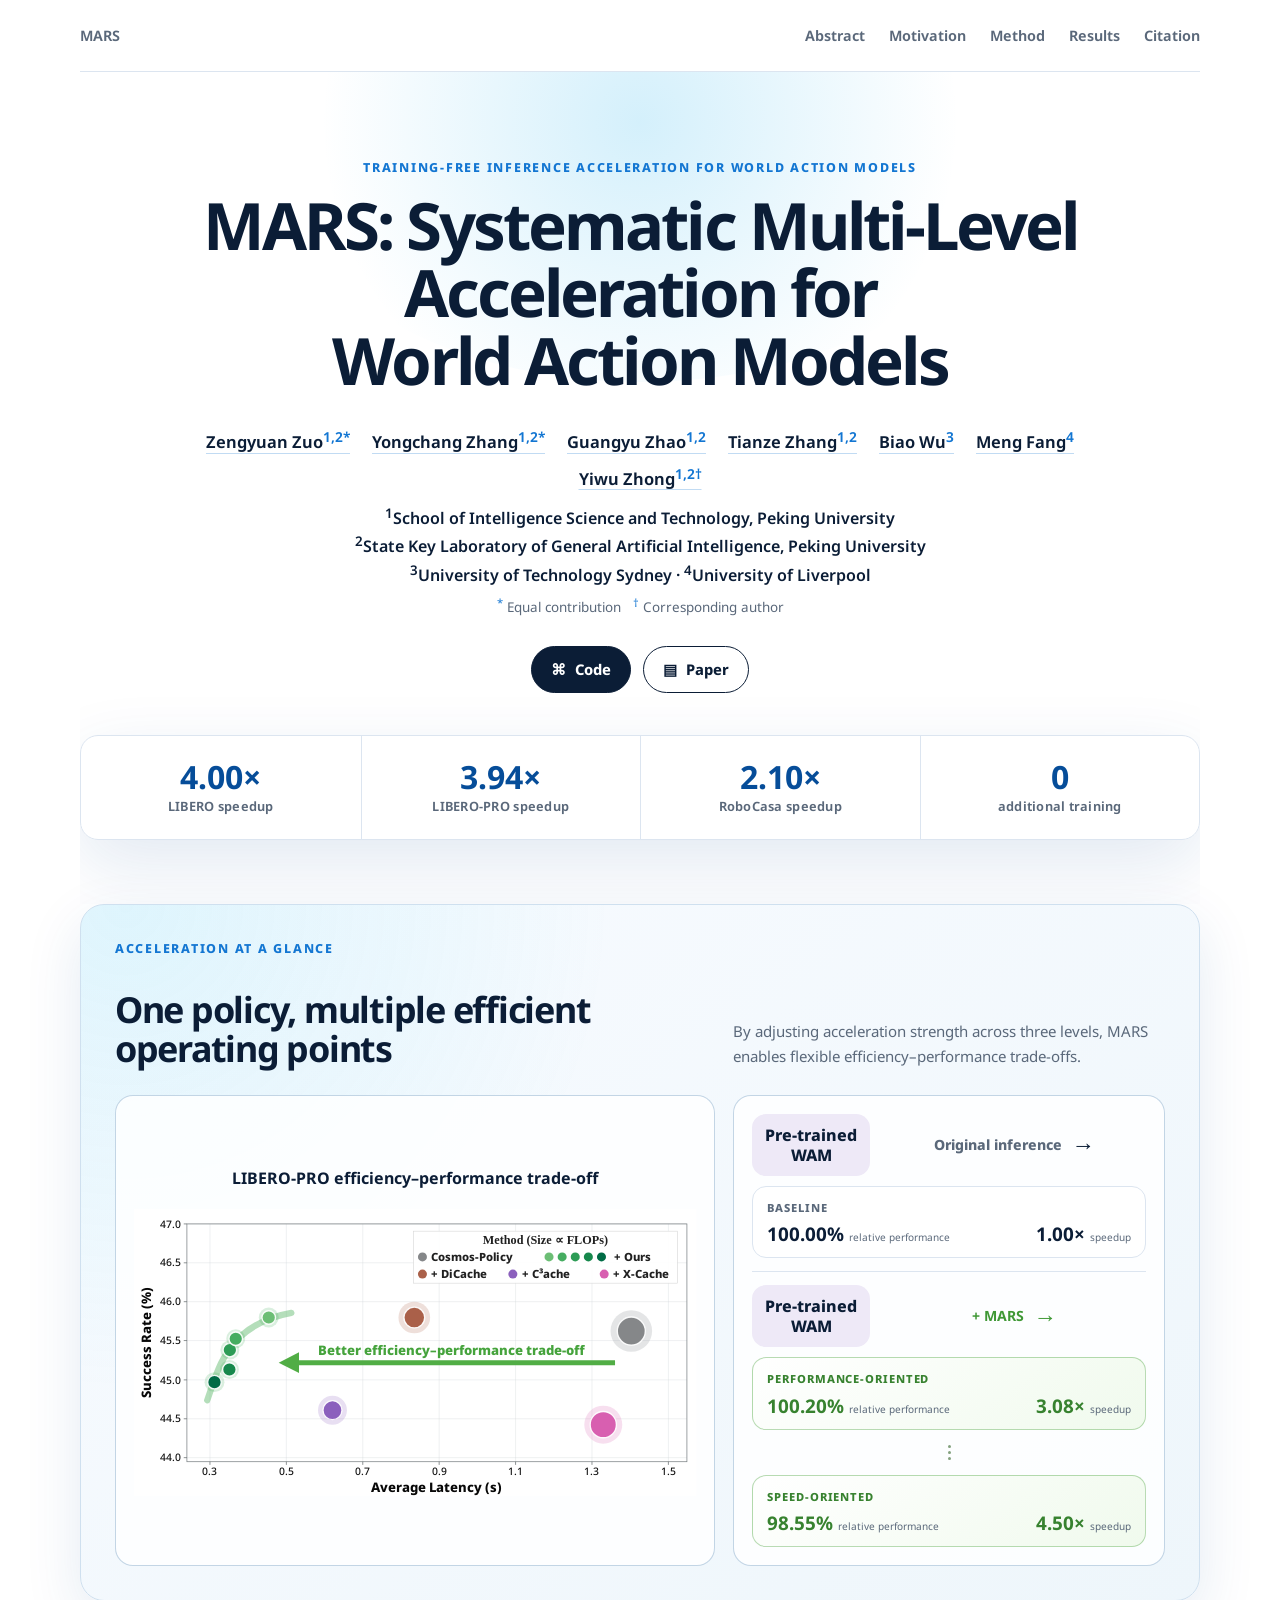
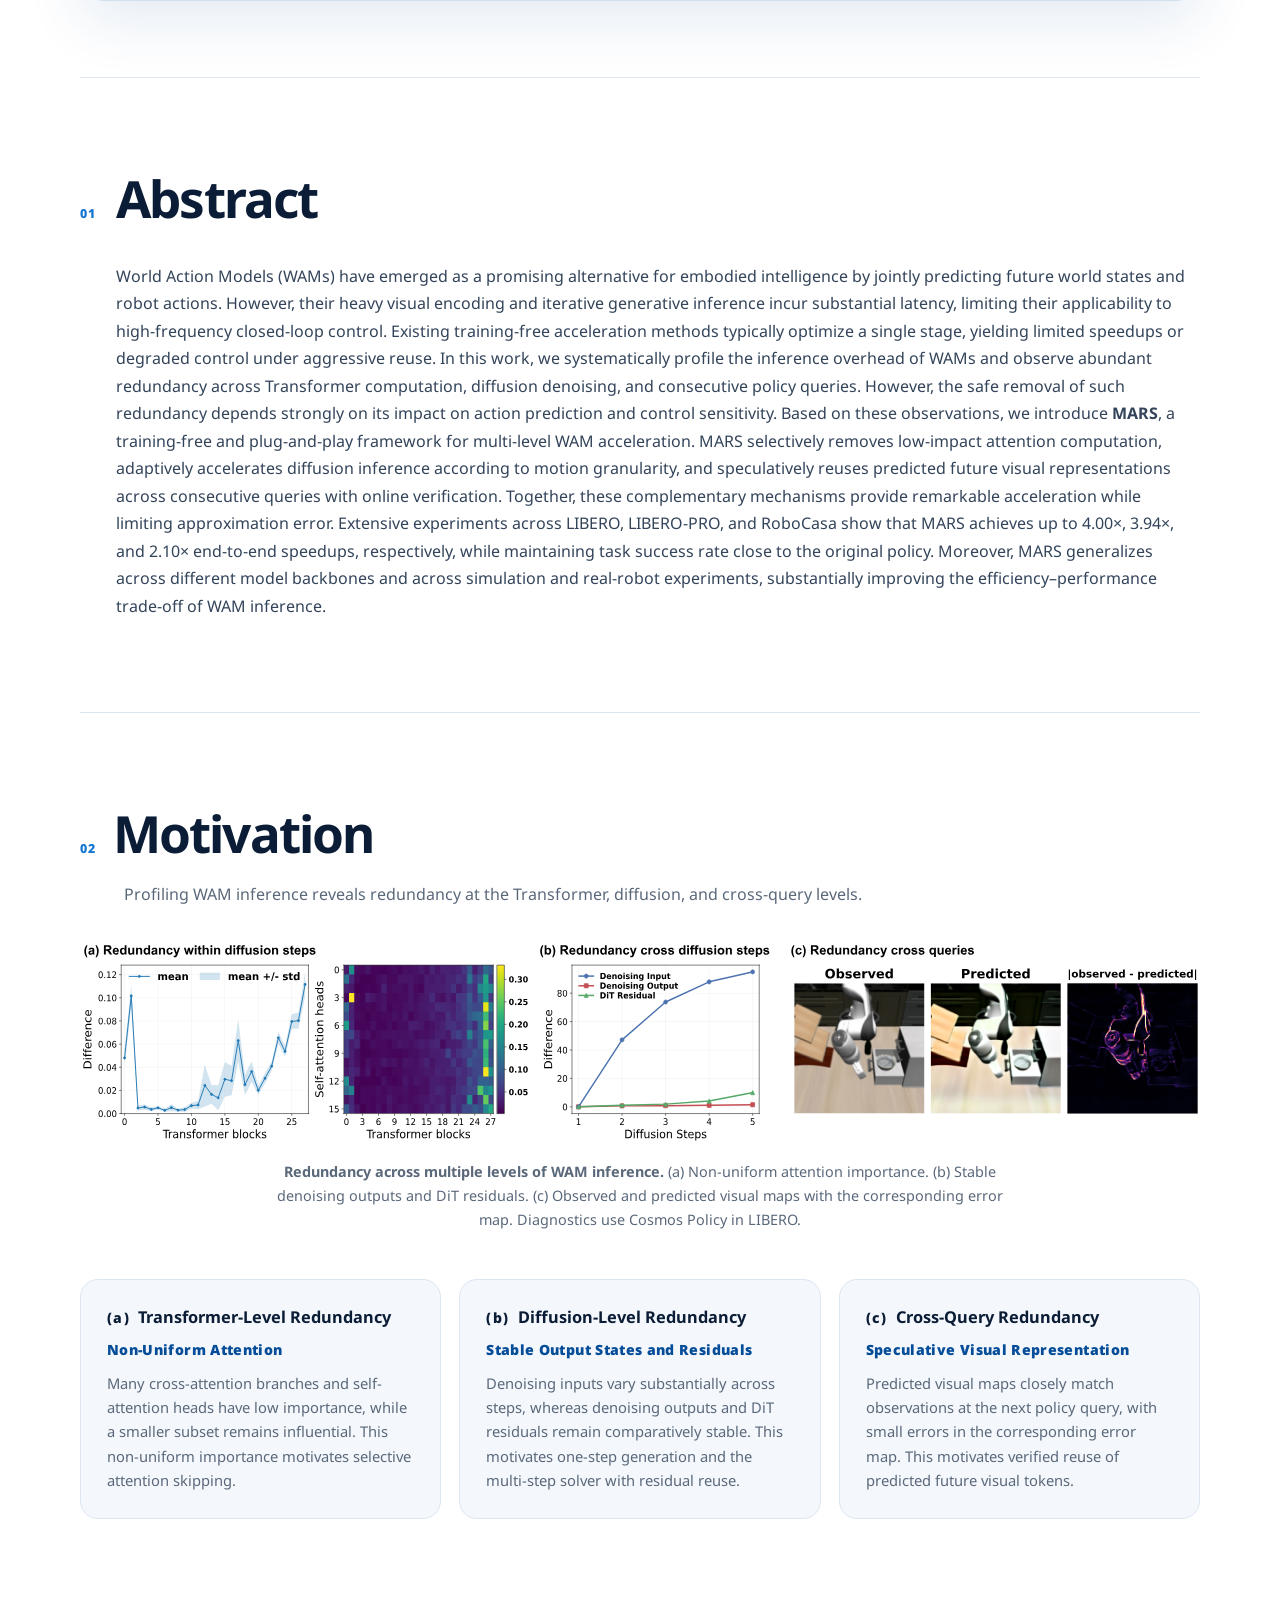
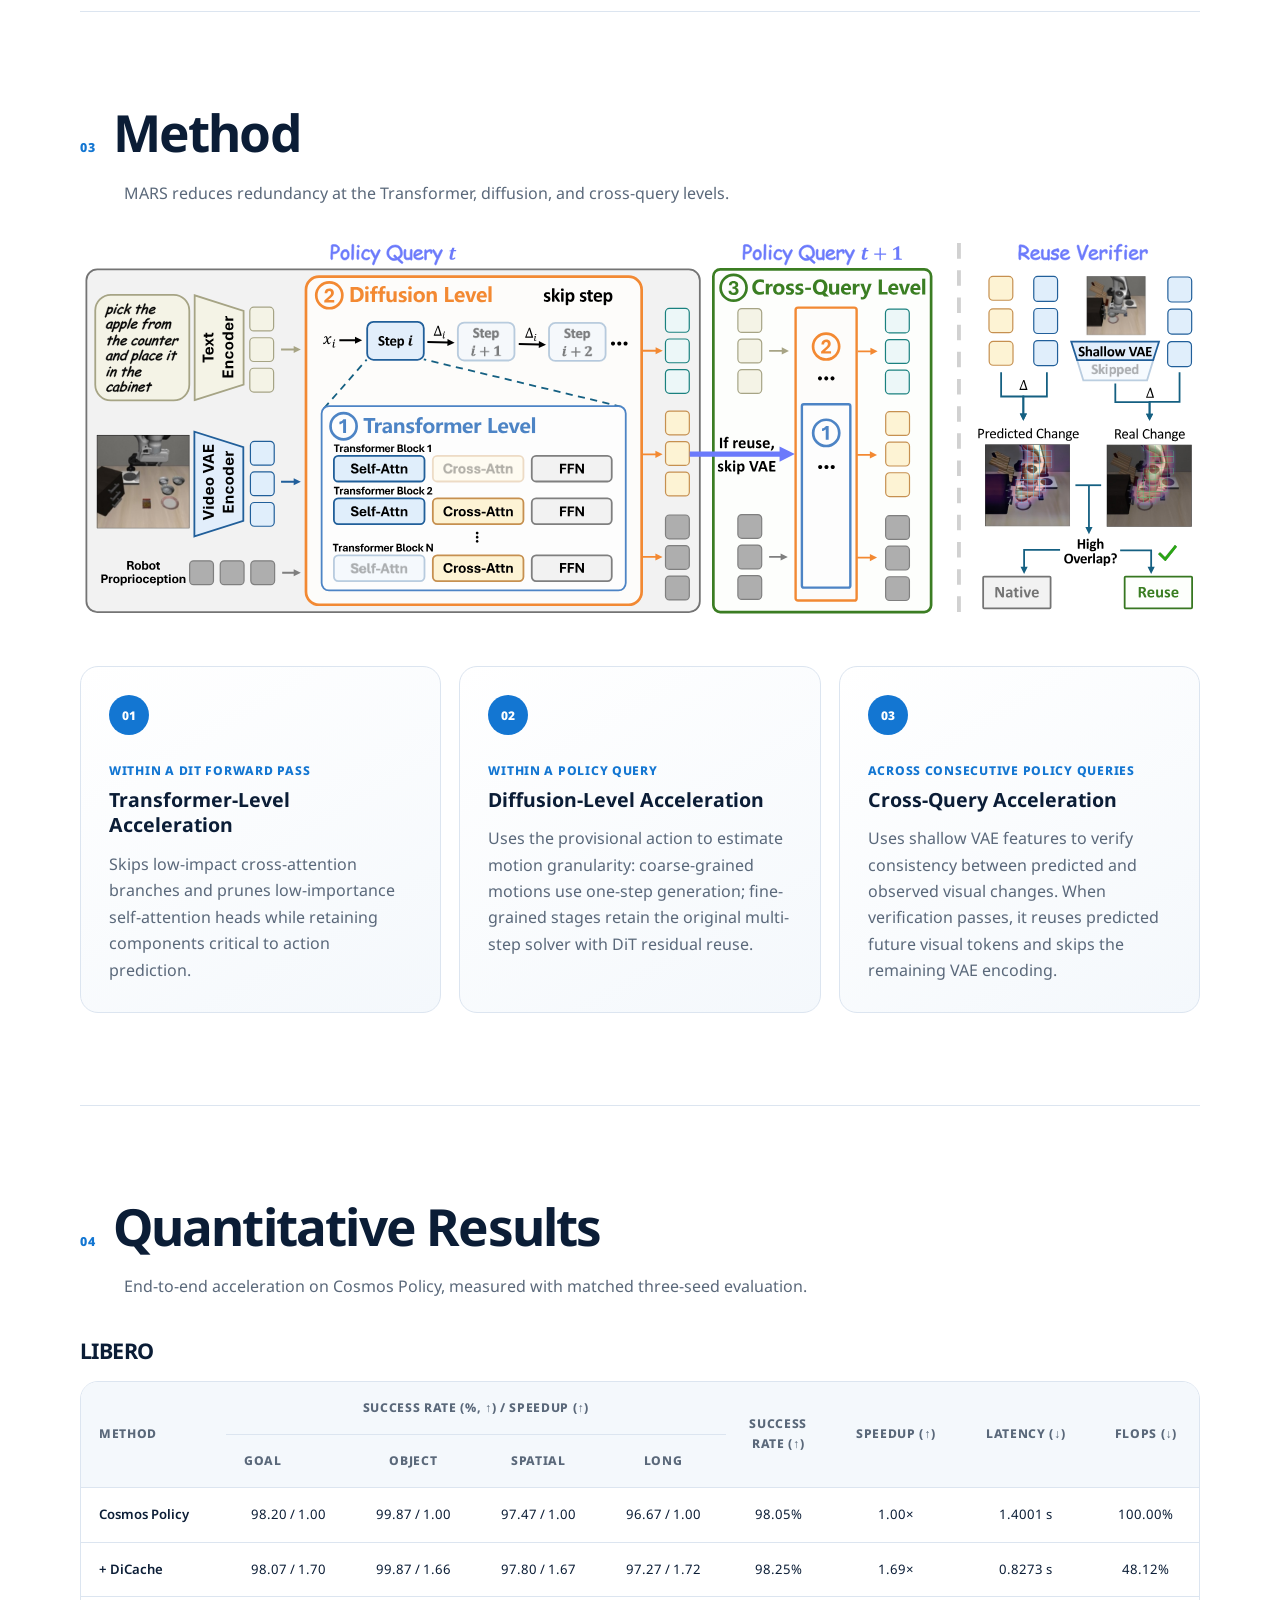
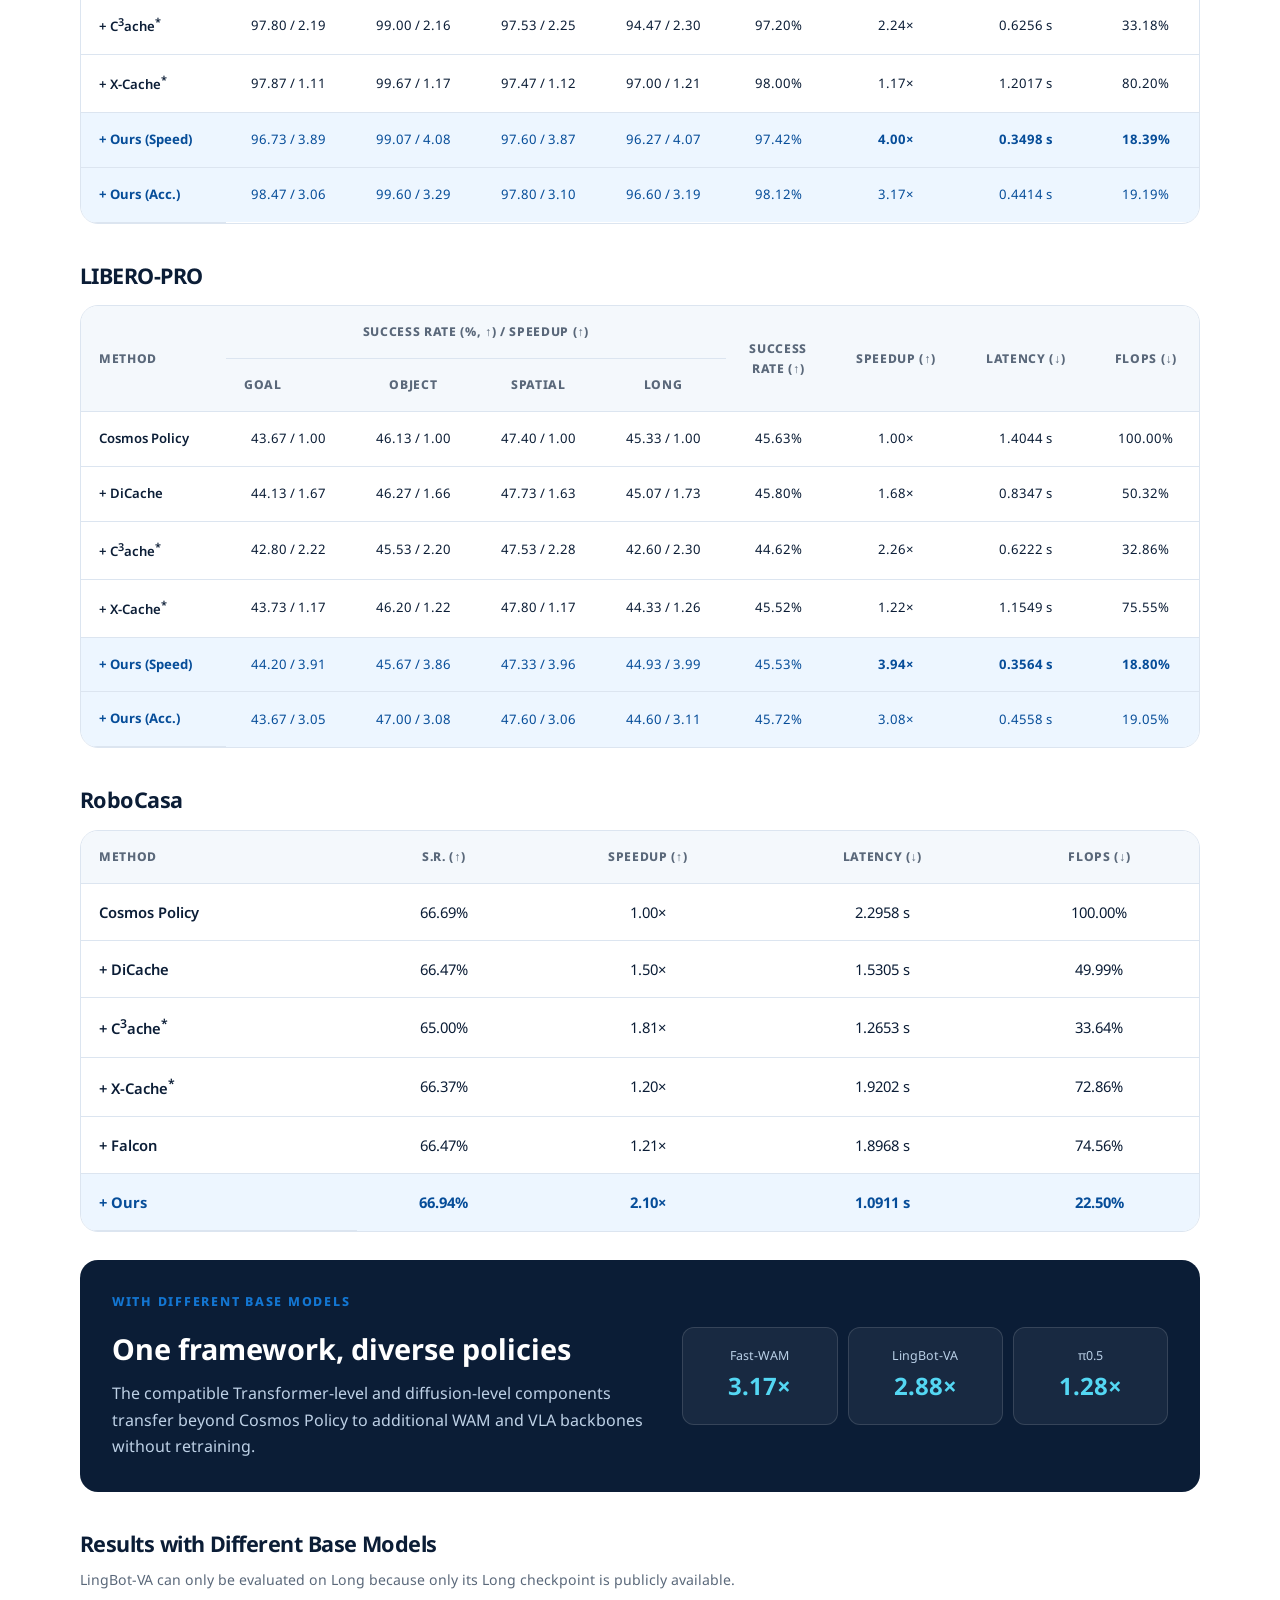
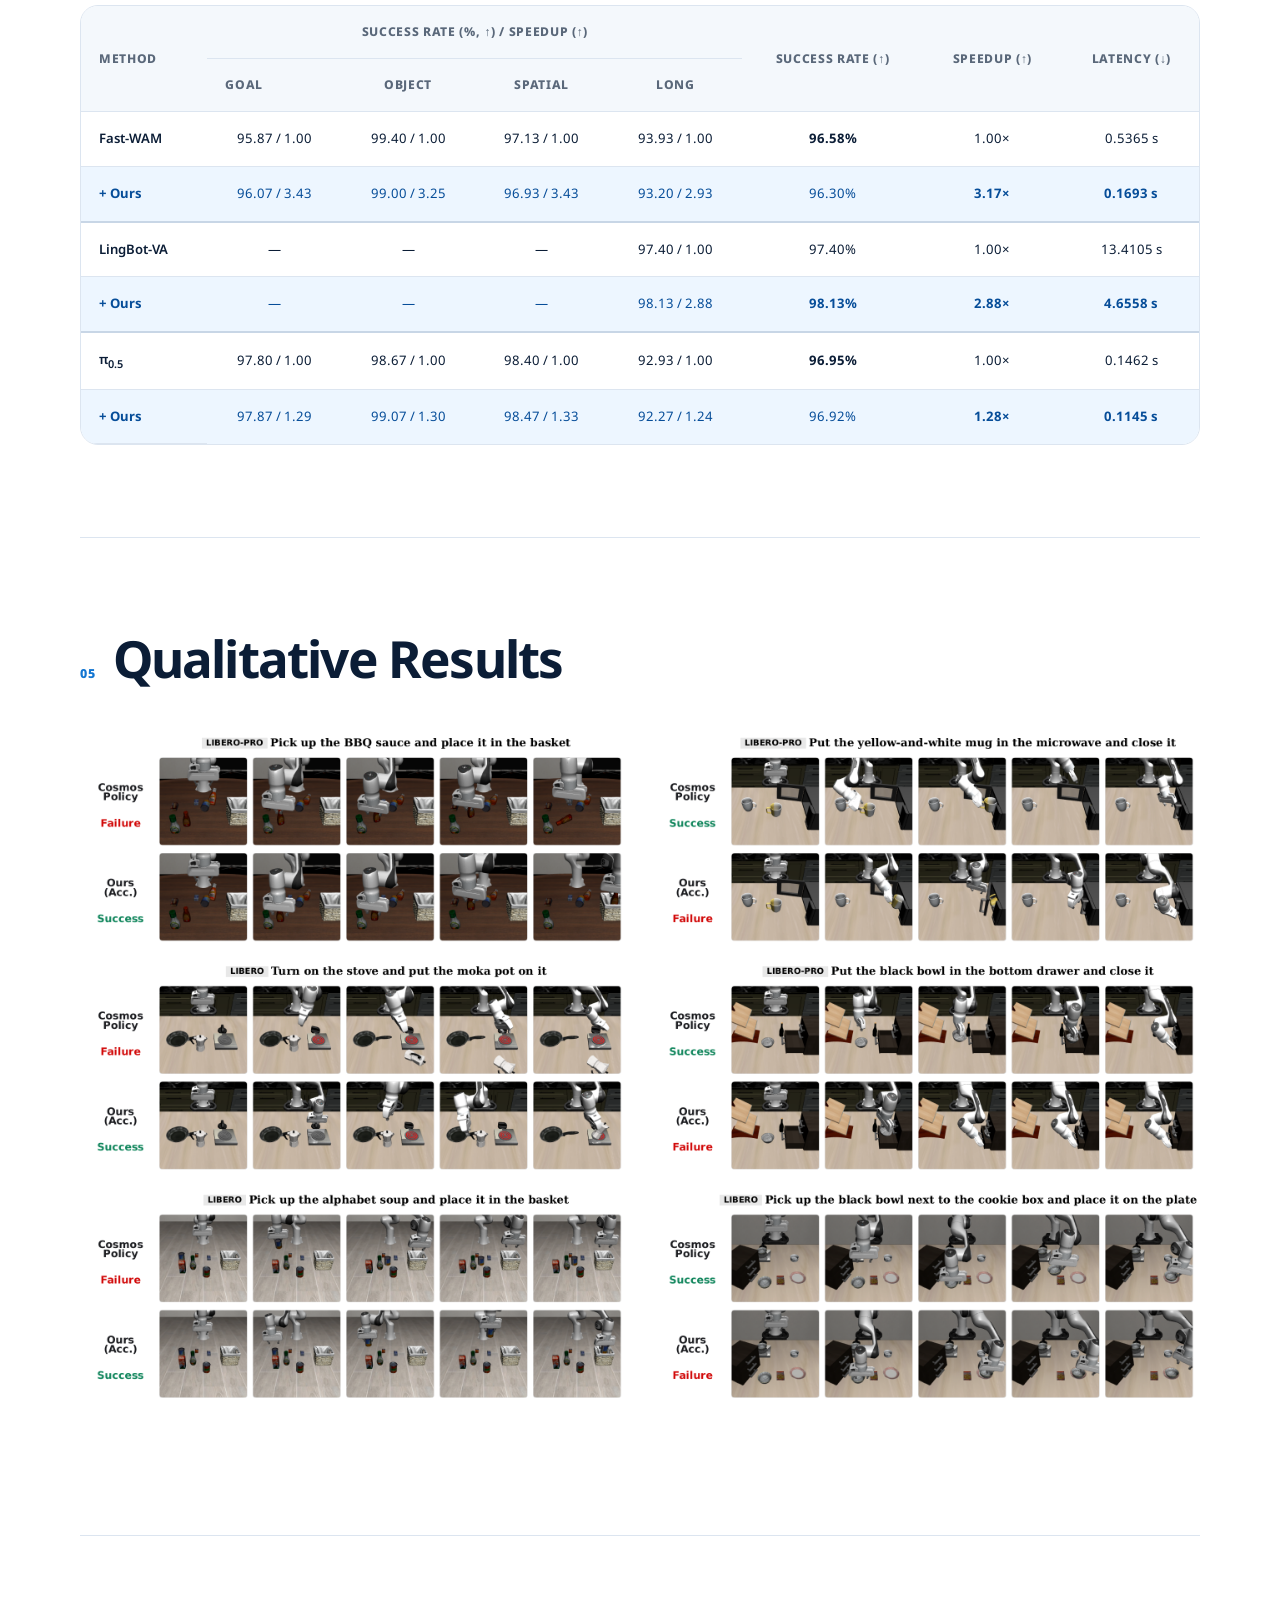
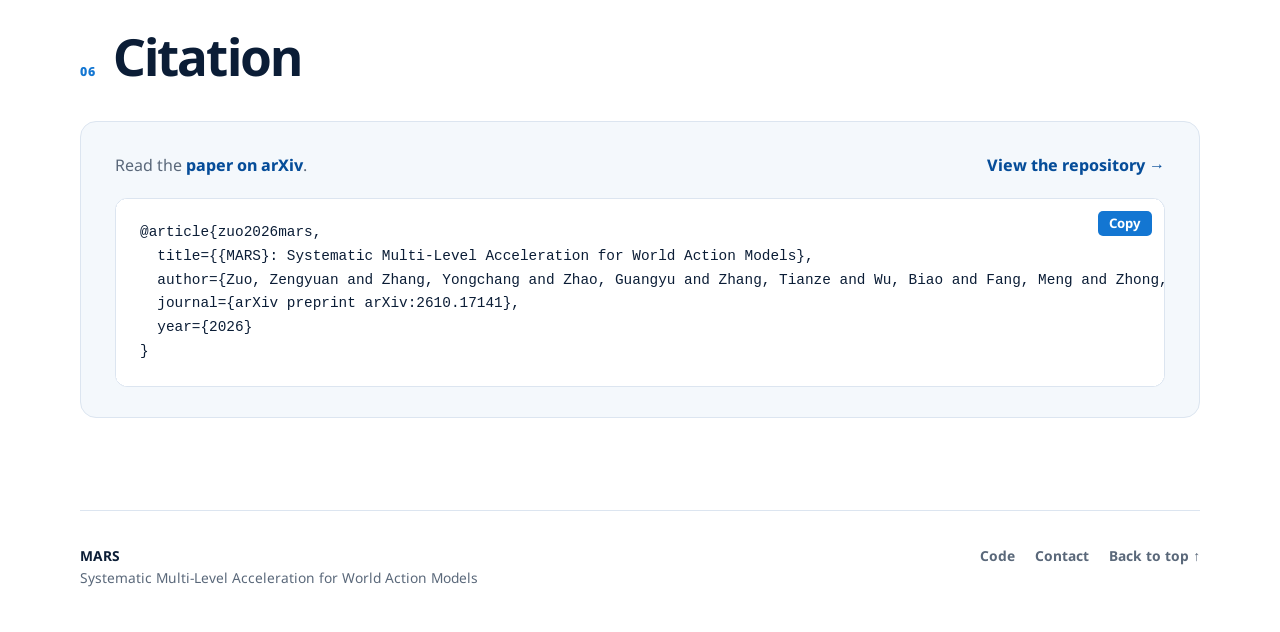
<file: projects/mars.html>
<!doctype html>
<html lang="en">
<head>
  <meta charset="utf-8">
  <meta name="viewport" content="width=device-width, initial-scale=1">
  <meta name="description" content="MARS: Systematic Multi-Level Acceleration for World Action Models.">
  <title>MARS: Systematic Multi-Level Acceleration for World Action Models</title>
  <link rel="canonical" href="https://harbinzzy.github.io/projects/mars.html">
  <link href="https://fonts.googleapis.com/css2?family=Google+Sans:wght@500;700&amp;family=Noto+Sans:wght@400;500;600;700;800&amp;display=swap" rel="stylesheet">
  <link rel="icon" href="../assets/mars-logo.png?v=optimized-640">
  <link rel="stylesheet" href="../assets/site.css?v=20261010-paper">
</head>
<body class="project-page">
  <header class="site-header project-header">
    <a class="project-brand" href="#main-content">MARS</a>
    <nav class="project-nav" aria-label="Project navigation">
      <a href="#abstract">Abstract</a>
      <a href="#motivation">Motivation</a>
      <a href="#method">Method</a>
      <a href="#results">Results</a>
      <a href="#citation">Citation</a>
    </nav>
  </header>

  <main id="main-content">
    <section class="hero section-shell">
      <div class="hero-glow" aria-hidden="true"></div>
      <p class="paper-kicker">Training-free inference acceleration for World Action Models</p>
      <h1>MARS: Systematic Multi-Level Acceleration for<br>World Action Models</h1>

      <div class="authors" aria-label="Authors">
        <a href="https://scholar.google.com/citations?hl=zh-CN&amp;user=jb-4yJgAAAAJ">Zengyuan Zuo<sup>1,2*</sup></a>
        <a href="https://uuuuzyc.github.io/">Yongchang Zhang<sup>1,2*</sup></a>
        <a href="https://guangyu-zhao.github.io/">Guangyu Zhao<sup>1,2</sup></a>
        <a href="https://scholar.google.com/citations?user=TSzGqfAAAAAJ&amp;hl=en">Tianze Zhang<sup>1,2</sup></a>
        <a href="https://scholar.google.com/citations?user=Y3SBBWMAAAAJ&amp;hl=en">Biao Wu<sup>3</sup></a>
        <a href="https://mengfn.github.io/">Meng Fang<sup>4</sup></a>
        <a href="https://yiwuzhong.notion.site/homepage">Yiwu Zhong<sup>1,2†</sup></a>
      </div>
      <p class="affiliation">
        <sup>1</sup>School of Intelligence Science and Technology, Peking University<br>
        <sup>2</sup>State Key Laboratory of General Artificial Intelligence, Peking University<br>
        <sup>3</sup>University of Technology Sydney
        <span aria-hidden="true"> · </span><sup>4</sup>University of Liverpool
      </p>
      <p class="author-note"><sup>*</sup> Equal contribution &nbsp; <sup>†</sup> Corresponding author</p>

      <div class="hero-actions">
        <a class="button button-primary" href="https://github.com/PKU-VaLuE-Lab/MARS">
          <span aria-hidden="true">⌘</span> Code
        </a>
        <a class="button" href="https://arxiv.org/pdf/2610.17141">
          <span aria-hidden="true">▤</span> Paper
        </a>
      </div>

      <div class="metric-strip" aria-label="Headline results">
        <div><strong>4.00×</strong><span>LIBERO speedup</span></div>
        <div><strong>3.94×</strong><span>LIBERO-PRO speedup</span></div>
        <div><strong>2.10×</strong><span>RoboCasa speedup</span></div>
        <div><strong>0</strong><span>additional training</span></div>
      </div>
    </section>

    <section class="tradeoff-showcase section-shell" aria-labelledby="tradeoff-title">
      <div class="tradeoff-intro">
        <p class="eyebrow">Acceleration at a glance</p>
        <h2 id="tradeoff-title">One policy, multiple efficient operating points</h2>
        <p>By adjusting acceleration strength across three levels, MARS enables flexible efficiency–performance trade-offs.</p>
      </div>
      <div class="tradeoff-body">
        <div class="tradeoff-chart-card" aria-label="LIBERO-PRO efficiency–performance trade-off">
          <div class="tradeoff-chart-header">
            <strong>LIBERO-PRO efficiency–performance trade-off</strong>
          </div>
          <div class="tradeoff-chart-image">
            <svg class="tradeoff-vector-chart" viewBox="0 0 1244 635" role="img" aria-labelledby="tradeoff-chart-svg-title tradeoff-chart-svg-desc">
              <title id="tradeoff-chart-svg-title">LIBERO-PRO efficiency–performance trade-off</title>
              <desc id="tradeoff-chart-svg-desc">Success rate versus average latency for Cosmos Policy, DiCache, C³ache, X-Cache, and five MARS operating points. Bubble area represents FLOPs.</desc>
              <rect class="tradeoff-svg-background" x="0" y="0" width="1244" height="635"></rect>
              <g class="tradeoff-svg-grid">
                <line x1="168" y1="33" x2="168" y2="559"></line>
                <line x1="337" y1="33" x2="337" y2="559"></line>
                <line x1="506" y1="33" x2="506" y2="559"></line>
                <line x1="675" y1="33" x2="675" y2="559"></line>
                <line x1="844" y1="33" x2="844" y2="559"></line>
                <line x1="1013" y1="33" x2="1013" y2="559"></line>
                <line x1="1182" y1="33" x2="1182" y2="559"></line>
                <line x1="117" y1="33" x2="1223" y2="33"></line>
                <line x1="117" y1="119" x2="1223" y2="119"></line>
                <line x1="117" y1="205" x2="1223" y2="205"></line>
                <line x1="117" y1="291" x2="1223" y2="291"></line>
                <line x1="117" y1="378" x2="1223" y2="378"></line>
                <line x1="117" y1="464" x2="1223" y2="464"></line>
                <line x1="117" y1="550" x2="1223" y2="550"></line>
              </g>
              <rect class="tradeoff-svg-frame" x="117" y="33" width="1106" height="526"></rect>
              <g class="tradeoff-svg-tick-marks">
                <line x1="168" y1="559" x2="168" y2="566"></line>
                <line x1="337" y1="559" x2="337" y2="566"></line>
                <line x1="506" y1="559" x2="506" y2="566"></line>
                <line x1="675" y1="559" x2="675" y2="566"></line>
                <line x1="844" y1="559" x2="844" y2="566"></line>
                <line x1="1013" y1="559" x2="1013" y2="566"></line>
                <line x1="1182" y1="559" x2="1182" y2="566"></line>
                <line x1="110" y1="33" x2="117" y2="33"></line>
                <line x1="110" y1="119" x2="117" y2="119"></line>
                <line x1="110" y1="205" x2="117" y2="205"></line>
                <line x1="110" y1="291" x2="117" y2="291"></line>
                <line x1="110" y1="378" x2="117" y2="378"></line>
                <line x1="110" y1="464" x2="117" y2="464"></line>
                <line x1="110" y1="550" x2="117" y2="550"></line>
              </g>

              <g class="tradeoff-svg-ticks tradeoff-svg-y-ticks">
                <text x="105" y="41">47.0</text>
                <text x="105" y="127">46.5</text>
                <text x="105" y="213">46.0</text>
                <text x="105" y="299">45.5</text>
                <text x="105" y="386">45.0</text>
                <text x="105" y="472">44.5</text>
                <text x="105" y="558">44.0</text>
              </g>
              <g class="tradeoff-svg-ticks tradeoff-svg-x-ticks">
                <text x="168" y="589">0.3</text>
                <text x="337" y="589">0.5</text>
                <text x="506" y="589">0.7</text>
                <text x="675" y="589">0.9</text>
                <text x="844" y="589">1.1</text>
                <text x="1013" y="589">1.3</text>
                <text x="1182" y="589">1.5</text>
              </g>
              <text class="tradeoff-svg-axis-title" x="670" y="625" text-anchor="middle">Average Latency (s)</text>
              <text class="tradeoff-svg-axis-title" x="38" y="296" text-anchor="middle" transform="rotate(-90 38 296)">Success Rate (%)</text>

              <g class="tradeoff-svg-legend">
                <rect x="618" y="49" width="584" height="115"></rect>
                <text class="tradeoff-svg-legend-title" x="910" y="77" text-anchor="middle">Method (Size ∝ FLOPs)</text>
                <circle class="tradeoff-svg-baseline" cx="638" cy="106" r="10"></circle>
                <text x="658" y="114">Cosmos-Policy</text>
                <circle class="tradeoff-svg-dicache" cx="638" cy="144" r="10"></circle>
                <text x="658" y="152">+ DiCache</text>
                <circle class="tradeoff-svg-c3" cx="838" cy="144" r="10"></circle>
                <text x="858" y="152">+ C³ache</text>
                <circle class="tradeoff-svg-xcache" cx="1040" cy="144" r="10"></circle>
                <text x="1060" y="152">+ X-Cache</text>
                <circle class="tradeoff-svg-ours-5" cx="918" cy="106" r="10"></circle>
                <circle class="tradeoff-svg-ours-4" cx="947" cy="106" r="10"></circle>
                <circle class="tradeoff-svg-ours-3" cx="976" cy="106" r="10"></circle>
                <circle class="tradeoff-svg-ours-2" cx="1005" cy="106" r="10"></circle>
                <circle class="tradeoff-svg-ours-1" cx="1034" cy="106" r="10"></circle>
                <text x="1062" y="114">+ Ours</text>
              </g>

              <path class="tradeoff-svg-trend" d="M162 423 C176 384, 186 344, 212 309 C239 271, 281 242, 348 230"></path>
              <g class="tradeoff-svg-bubbles">
                <g class="tradeoff-svg-point" tabindex="0" aria-label="MARS operating point 1">
                  <circle class="tradeoff-svg-halo tradeoff-svg-halo-green" cx="178" cy="383" r="22"></circle>
                  <circle class="tradeoff-svg-ours-1" cx="178" cy="383" r="15"></circle>
                </g>
                <g class="tradeoff-svg-point" tabindex="0" aria-label="MARS operating point 2">
                  <circle class="tradeoff-svg-halo tradeoff-svg-halo-green" cx="211" cy="355" r="21"></circle>
                  <circle class="tradeoff-svg-ours-2" cx="211" cy="355" r="15"></circle>
                </g>
                <g class="tradeoff-svg-point" tabindex="0" aria-label="MARS operating point 3">
                  <circle class="tradeoff-svg-halo tradeoff-svg-halo-green" cx="212" cy="312" r="21"></circle>
                  <circle class="tradeoff-svg-ours-3" cx="212" cy="312" r="15"></circle>
                </g>
                <g class="tradeoff-svg-point" tabindex="0" aria-label="MARS operating point 4">
                  <circle class="tradeoff-svg-halo tradeoff-svg-halo-green" cx="225" cy="287" r="21"></circle>
                  <circle class="tradeoff-svg-ours-4" cx="225" cy="287" r="15"></circle>
                </g>
                <g class="tradeoff-svg-point" tabindex="0" aria-label="MARS operating point 5">
                  <circle class="tradeoff-svg-halo tradeoff-svg-halo-green" cx="298" cy="240" r="22"></circle>
                  <circle class="tradeoff-svg-ours-5" cx="298" cy="240" r="15"></circle>
                </g>

                <g class="tradeoff-svg-point" tabindex="0" aria-label="C³ache">
                  <circle class="tradeoff-svg-halo tradeoff-svg-halo-c3" cx="439" cy="445" r="32"></circle>
                  <circle class="tradeoff-svg-c3" cx="439" cy="445" r="21"></circle>
                </g>
                <g class="tradeoff-svg-point" tabindex="0" aria-label="DiCache">
                  <circle class="tradeoff-svg-halo tradeoff-svg-halo-dicache" cx="620" cy="240" r="35"></circle>
                  <circle class="tradeoff-svg-dicache" cx="620" cy="240" r="23"></circle>
                </g>
                <g class="tradeoff-svg-point" tabindex="0" aria-label="X-Cache">
                  <circle class="tradeoff-svg-halo tradeoff-svg-halo-xcache" cx="1038" cy="477" r="42"></circle>
                  <circle class="tradeoff-svg-xcache" cx="1038" cy="477" r="29"></circle>
                </g>
                <g class="tradeoff-svg-point" tabindex="0" aria-label="Cosmos Policy">
                  <circle class="tradeoff-svg-halo tradeoff-svg-halo-baseline" cx="1100" cy="270" r="46"></circle>
                  <circle class="tradeoff-svg-baseline" cx="1100" cy="270" r="31"></circle>
                </g>
              </g>

              <line class="tradeoff-svg-arrow" x1="1064" y1="340" x2="365" y2="340"></line>
              <path class="tradeoff-svg-arrowhead" d="M365 317 L320 340 L365 363 Z"></path>
              <text class="tradeoff-svg-arrow-label" x="702" y="324" text-anchor="middle">Better efficiency–performance trade-off</text>
            </svg>
          </div>
        </div>
        <div class="tradeoff-panel" aria-label="Relative performance and speedup on LIBERO-PRO">
          <div class="tradeoff-track tradeoff-track-baseline">
            <div class="tradeoff-policy">Pre-trained WAM</div>
            <div class="tradeoff-route">Original inference <span aria-hidden="true">→</span></div>
            <div class="tradeoff-points tradeoff-points-single">
              <article class="tradeoff-point">
                <span>Baseline</span>
                <div class="tradeoff-metrics">
                  <div><strong>100.00%</strong><small>relative performance</small></div>
                  <div><strong>1.00×</strong><small>speedup</small></div>
                </div>
              </article>
            </div>
          </div>
          <div class="tradeoff-track tradeoff-track-mars">
            <div class="tradeoff-policy">Pre-trained WAM</div>
            <div class="tradeoff-route tradeoff-route-mars"><strong>+ MARS</strong> <span aria-hidden="true">→</span></div>
            <div class="tradeoff-points">
              <article class="tradeoff-point tradeoff-point-mars">
                <span>Performance-oriented</span>
                <div class="tradeoff-metrics">
                  <div><strong>100.20%</strong><small>relative performance</small></div>
                  <div><strong>3.08×</strong><small>speedup</small></div>
                </div>
              </article>
              <div class="tradeoff-ellipsis" aria-hidden="true"><i></i><i></i><i></i></div>
              <article class="tradeoff-point tradeoff-point-mars">
                <span>Speed-oriented</span>
                <div class="tradeoff-metrics">
                  <div><strong>98.55%</strong><small>relative performance</small></div>
                  <div><strong>4.50×</strong><small>speedup</small></div>
                </div>
              </article>
            </div>
          </div>
        </div>
      </div>
    </section>

    <section class="content-section section-shell abstract-section" id="abstract">
      <div class="section-heading">
        <span>01</span>
        <h2>Abstract</h2>
      </div>
      <div class="abstract-copy">
        <p>World Action Models (WAMs) have emerged as a promising alternative for embodied intelligence by jointly predicting future world states and robot actions. However, their heavy visual encoding and iterative generative inference incur substantial latency, limiting their applicability to high-frequency closed-loop control. Existing training-free acceleration methods typically optimize a single stage, yielding limited speedups or degraded control under aggressive reuse. In this work, we systematically profile the inference overhead of WAMs and observe abundant redundancy across Transformer computation, diffusion denoising, and consecutive policy queries. However, the safe removal of such redundancy depends strongly on its impact on action prediction and control sensitivity. Based on these observations, we introduce <strong>MARS</strong>, a training-free and plug-and-play framework for multi-level WAM acceleration. MARS selectively removes low-impact attention computation, adaptively accelerates diffusion inference according to motion granularity, and speculatively reuses predicted future visual representations across consecutive queries with online verification. Together, these complementary mechanisms provide remarkable acceleration while limiting approximation error. Extensive experiments across LIBERO, LIBERO-PRO, and RoboCasa show that MARS achieves up to 4.00×, 3.94×, and 2.10× end-to-end speedups, respectively, while maintaining task success rate close to the original policy. Moreover, MARS generalizes across different model backbones and across simulation and real-robot experiments, substantially improving the efficiency–performance trade-off of WAM inference.</p>
      </div>
    </section>

    <section class="content-section section-shell motivation-section" id="motivation">
      <div class="section-heading">
        <span>02</span>
        <h2>Motivation</h2>
      </div>
      <p class="section-lead motivation-lead">Profiling WAM inference reveals redundancy at the Transformer, diffusion, and cross-query levels.</p>
      <div class="figure-frame motivation-figure">
        <img src="../assets/insight.svg?v=20261010-paper" alt="WAM redundancy analysis: attention importance, denoising input and output differences, DiT residual stability, and observed versus predicted visual maps with an error map" loading="lazy">
      </div>
      <p class="figure-caption"><strong>Redundancy across multiple levels of WAM inference.</strong> (a) Non-uniform attention importance. (b) Stable denoising outputs and DiT residuals. (c) Observed and predicted visual maps with the corresponding error map. Diagnostics use Cosmos Policy in LIBERO.</p>

      <div class="motivation-grid">
        <article class="motivation-card">
          <div class="motivation-title">
            <span class="motivation-number">(a)</span>
            <h3>Transformer-Level Redundancy</h3>
          </div>
          <p class="motivation-concept">Non-Uniform Attention</p>
          <p>Many cross-attention branches and self-attention heads have low importance, while a smaller subset remains influential. This non-uniform importance motivates selective attention skipping.</p>
        </article>
        <article class="motivation-card">
          <div class="motivation-title">
            <span class="motivation-number">(b)</span>
            <h3>Diffusion-Level Redundancy</h3>
          </div>
          <p class="motivation-concept">Stable Output States and Residuals</p>
          <p>Denoising inputs vary substantially across steps, whereas denoising outputs and DiT residuals remain comparatively stable. This motivates one-step generation and the multi-step solver with residual reuse.</p>
        </article>
        <article class="motivation-card">
          <div class="motivation-title">
            <span class="motivation-number">(c)</span>
            <h3>Cross-Query Redundancy</h3>
          </div>
          <p class="motivation-concept">Speculative Visual Representation</p>
          <p>Predicted visual maps closely match observations at the next policy query, with small errors in the corresponding error map. This motivates verified reuse of predicted future visual tokens.</p>
        </article>
      </div>
    </section>

    <section class="content-section section-shell overview-section" id="method">
      <div class="section-heading">
        <span>03</span>
        <h2>Method</h2>
      </div>
      <p class="section-lead method-lead">MARS reduces redundancy at the Transformer, diffusion, and cross-query levels.</p>
      <div class="figure-frame method-detail-figure">
        <img src="../assets/methods.svg?v=20261010-paper" alt="MARS framework: Transformer-level attention skipping, diffusion-level acceleration, and cross-query visual token reuse with a shallow VAE verifier" loading="lazy">
      </div>

      <div class="mechanism-grid">
        <article class="mechanism-card">
          <span class="mechanism-number">01</span>
          <p class="mechanism-level">Within a DiT forward pass</p>
          <h3>Transformer-Level Acceleration</h3>
          <p>Skips low-impact cross-attention branches and prunes low-importance self-attention heads while retaining components critical to action prediction.</p>
        </article>
        <article class="mechanism-card">
          <span class="mechanism-number">02</span>
          <p class="mechanism-level">Within a policy query</p>
          <h3>Diffusion-Level Acceleration</h3>
          <p>Uses the provisional action to estimate motion granularity: coarse-grained motions use one-step generation; fine-grained stages retain the original multi-step solver with DiT residual reuse.</p>
        </article>
        <article class="mechanism-card">
          <span class="mechanism-number">03</span>
          <p class="mechanism-level">Across consecutive policy queries</p>
          <h3>Cross-Query Acceleration</h3>
          <p>Uses shallow VAE features to verify consistency between predicted and observed visual changes. When verification passes, it reuses predicted future visual tokens and skips the remaining VAE encoding.</p>
        </article>
      </div>
    </section>

    <section class="content-section section-shell" id="results">
      <div class="section-heading">
        <span>04</span>
        <h2>Quantitative Results</h2>
      </div>
      <p class="section-lead">End-to-end acceleration on Cosmos Policy, measured with matched three-seed evaluation.</p>

      <div class="benchmark-results">
        <section class="benchmark-table-block" aria-labelledby="libero-results-title">
          <h3 id="libero-results-title">LIBERO</h3>
          <div class="results-table-wrap">
            <table class="results-table results-table-wide">
              <thead>
                <tr>
                  <th rowspan="2" scope="col">Method</th>
                  <th colspan="4" scope="colgroup">Success Rate (%, ↑) / Speedup (↑)</th>
                  <th rowspan="2" scope="col">Success<br>Rate (↑)</th>
                  <th rowspan="2" scope="col">Speedup (↑)</th>
                  <th rowspan="2" scope="col">Latency (↓)</th>
                  <th rowspan="2" scope="col">FLOPs (↓)</th>
                </tr>
                <tr>
                  <th scope="col">Goal</th>
                  <th scope="col">Object</th>
                  <th scope="col">Spatial</th>
                  <th scope="col">Long</th>
                </tr>
              </thead>
              <tbody>
                <tr>
                  <th scope="row">Cosmos Policy</th><td>98.20 / 1.00</td><td>99.87 / 1.00</td><td>97.47 / 1.00</td><td>96.67 / 1.00</td><td>98.05%</td><td>1.00×</td><td>1.4001 s</td><td>100.00%</td>
                </tr>
                <tr>
                  <th scope="row">+ DiCache</th><td>98.07 / 1.70</td><td>99.87 / 1.66</td><td>97.80 / 1.67</td><td>97.27 / 1.72</td><td>98.25%</td><td>1.69×</td><td>0.8273 s</td><td>48.12%</td>
                </tr>
                <tr>
                  <th scope="row">+ C<sup>3</sup>ache<sup>*</sup></th><td>97.80 / 2.19</td><td>99.00 / 2.16</td><td>97.53 / 2.25</td><td>94.47 / 2.30</td><td>97.20%</td><td>2.24×</td><td>0.6256 s</td><td>33.18%</td>
                </tr>
                <tr>
                  <th scope="row">+ X-Cache<sup>*</sup></th><td>97.87 / 1.11</td><td>99.67 / 1.17</td><td>97.47 / 1.12</td><td>97.00 / 1.21</td><td>98.00%</td><td>1.17×</td><td>1.2017 s</td><td>80.20%</td>
                </tr>
                <tr class="result-highlight">
                  <th scope="row"><strong>+ Ours (Speed)</strong></th><td>96.73 / 3.89</td><td>99.07 / 4.08</td><td>97.60 / 3.87</td><td>96.27 / 4.07</td><td>97.42%</td><td><strong>4.00×</strong></td><td><strong>0.3498 s</strong></td><td><strong>18.39%</strong></td>
                </tr>
                <tr class="result-highlight">
                  <th scope="row"><strong>+ Ours (Acc.)</strong></th><td>98.47 / 3.06</td><td>99.60 / 3.29</td><td>97.80 / 3.10</td><td>96.60 / 3.19</td><td>98.12%</td><td>3.17×</td><td>0.4414 s</td><td>19.19%</td>
                </tr>
              </tbody>
            </table>
          </div>
        </section>

        <section class="benchmark-table-block" aria-labelledby="liberopro-results-title">
          <h3 id="liberopro-results-title">LIBERO-PRO</h3>
          <div class="results-table-wrap">
            <table class="results-table results-table-wide">
              <thead>
                <tr>
                  <th rowspan="2" scope="col">Method</th>
                  <th colspan="4" scope="colgroup">Success Rate (%, ↑) / Speedup (↑)</th>
                  <th rowspan="2" scope="col">Success<br>Rate (↑)</th>
                  <th rowspan="2" scope="col">Speedup (↑)</th>
                  <th rowspan="2" scope="col">Latency (↓)</th>
                  <th rowspan="2" scope="col">FLOPs (↓)</th>
                </tr>
                <tr>
                  <th scope="col">Goal</th>
                  <th scope="col">Object</th>
                  <th scope="col">Spatial</th>
                  <th scope="col">Long</th>
                </tr>
              </thead>
              <tbody>
                <tr>
                  <th scope="row">Cosmos Policy</th><td>43.67 / 1.00</td><td>46.13 / 1.00</td><td>47.40 / 1.00</td><td>45.33 / 1.00</td><td>45.63%</td><td>1.00×</td><td>1.4044 s</td><td>100.00%</td>
                </tr>
                <tr>
                  <th scope="row">+ DiCache</th><td>44.13 / 1.67</td><td>46.27 / 1.66</td><td>47.73 / 1.63</td><td>45.07 / 1.73</td><td>45.80%</td><td>1.68×</td><td>0.8347 s</td><td>50.32%</td>
                </tr>
                <tr>
                  <th scope="row">+ C<sup>3</sup>ache<sup>*</sup></th><td>42.80 / 2.22</td><td>45.53 / 2.20</td><td>47.53 / 2.28</td><td>42.60 / 2.30</td><td>44.62%</td><td>2.26×</td><td>0.6222 s</td><td>32.86%</td>
                </tr>
                <tr>
                  <th scope="row">+ X-Cache<sup>*</sup></th><td>43.73 / 1.17</td><td>46.20 / 1.22</td><td>47.80 / 1.17</td><td>44.33 / 1.26</td><td>45.52%</td><td>1.22×</td><td>1.1549 s</td><td>75.55%</td>
                </tr>
                <tr class="result-highlight">
                  <th scope="row"><strong>+ Ours (Speed)</strong></th><td>44.20 / 3.91</td><td>45.67 / 3.86</td><td>47.33 / 3.96</td><td>44.93 / 3.99</td><td>45.53%</td><td><strong>3.94×</strong></td><td><strong>0.3564 s</strong></td><td><strong>18.80%</strong></td>
                </tr>
                <tr class="result-highlight">
                  <th scope="row"><strong>+ Ours (Acc.)</strong></th><td>43.67 / 3.05</td><td>47.00 / 3.08</td><td>47.60 / 3.06</td><td>44.60 / 3.11</td><td>45.72%</td><td>3.08×</td><td>0.4558 s</td><td>19.05%</td>
                </tr>
              </tbody>
            </table>
          </div>
        </section>

        <section class="benchmark-table-block" aria-labelledby="robocasa-results-title">
          <h3 id="robocasa-results-title">RoboCasa</h3>
          <div class="results-table-wrap">
            <table class="results-table results-table-compact">
              <thead>
                <tr>
                  <th scope="col">Method</th>
                  <th scope="col">S.R. (↑)</th>
                  <th scope="col">Speedup (↑)</th>
                  <th scope="col">Latency (↓)</th>
                  <th scope="col">FLOPs (↓)</th>
                </tr>
              </thead>
              <tbody>
                <tr><th scope="row">Cosmos Policy</th><td>66.69%</td><td>1.00×</td><td>2.2958 s</td><td>100.00%</td></tr>
                <tr><th scope="row">+ DiCache</th><td>66.47%</td><td>1.50×</td><td>1.5305 s</td><td>49.99%</td></tr>
                <tr><th scope="row">+ C<sup>3</sup>ache<sup>*</sup></th><td>65.00%</td><td>1.81×</td><td>1.2653 s</td><td>33.64%</td></tr>
                <tr><th scope="row">+ X-Cache<sup>*</sup></th><td>66.37%</td><td>1.20×</td><td>1.9202 s</td><td>72.86%</td></tr>
                <tr><th scope="row">+ Falcon</th><td>66.47%</td><td>1.21×</td><td>1.8968 s</td><td>74.56%</td></tr>
                <tr class="result-highlight"><th scope="row"><strong>+ Ours</strong></th><td><strong>66.94%</strong></td><td><strong>2.10×</strong></td><td><strong>1.0911 s</strong></td><td><strong>22.50%</strong></td></tr>
              </tbody>
            </table>
          </div>
        </section>
      </div>

      <div class="generalization">
        <div class="generalization-copy">
          <p class="eyebrow">With Different Base Models</p>
          <h3>One framework, diverse policies</h3>
          <p>The compatible Transformer-level and diffusion-level components transfer beyond Cosmos Policy to additional WAM and VLA backbones without retraining.</p>
        </div>
        <div class="backbone-metrics">
          <div><span>Fast-WAM</span><strong>3.17×</strong></div>
          <div><span>LingBot-VA</span><strong>2.88×</strong></div>
          <div><span>π0.5</span><strong>1.28×</strong></div>
        </div>
      </div>

      <section class="benchmark-table-block backbone-results" aria-labelledby="backbone-results-title">
        <h3 id="backbone-results-title">Results with Different Base Models</h3>
        <p class="table-note">LingBot-VA can only be evaluated on Long because only its Long checkpoint is publicly available.</p>
        <div class="results-table-wrap">
          <table class="results-table results-table-wide">
            <thead>
              <tr>
                <th rowspan="2" scope="col">Method</th>
                <th colspan="4" scope="colgroup">Success Rate (%, ↑) / Speedup (↑)</th>
                <th rowspan="2" scope="col">Success Rate (↑)</th>
                <th rowspan="2" scope="col">Speedup (↑)</th>
                <th rowspan="2" scope="col">Latency (↓)</th>
              </tr>
              <tr>
                <th scope="col">Goal</th>
                <th scope="col">Object</th>
                <th scope="col">Spatial</th>
                <th scope="col">Long</th>
              </tr>
            </thead>
            <tbody>
              <tr><th scope="row">Fast-WAM</th><td>95.87 / 1.00</td><td>99.40 / 1.00</td><td>97.13 / 1.00</td><td>93.93 / 1.00</td><td><strong>96.58%</strong></td><td>1.00×</td><td>0.5365 s</td></tr>
              <tr class="result-highlight"><th scope="row"><strong>+ Ours</strong></th><td>96.07 / 3.43</td><td>99.00 / 3.25</td><td>96.93 / 3.43</td><td>93.20 / 2.93</td><td>96.30%</td><td><strong>3.17×</strong></td><td><strong>0.1693 s</strong></td></tr>
              <tr class="group-start"><th scope="row">LingBot-VA</th><td>—</td><td>—</td><td>—</td><td>97.40 / 1.00</td><td>97.40%</td><td>1.00×</td><td>13.4105 s</td></tr>
              <tr class="result-highlight"><th scope="row"><strong>+ Ours</strong></th><td>—</td><td>—</td><td>—</td><td>98.13 / 2.88</td><td><strong>98.13%</strong></td><td><strong>2.88×</strong></td><td><strong>4.6558 s</strong></td></tr>
              <tr class="group-start"><th scope="row">π<sub>0.5</sub></th><td>97.80 / 1.00</td><td>98.67 / 1.00</td><td>98.40 / 1.00</td><td>92.93 / 1.00</td><td><strong>96.95%</strong></td><td>1.00×</td><td>0.1462 s</td></tr>
              <tr class="result-highlight"><th scope="row"><strong>+ Ours</strong></th><td>97.87 / 1.29</td><td>99.07 / 1.30</td><td>98.47 / 1.33</td><td>92.27 / 1.24</td><td>96.92%</td><td><strong>1.28×</strong></td><td><strong>0.1145 s</strong></td></tr>
            </tbody>
          </table>
        </div>
      </section>
    </section>

    <section class="content-section section-shell" id="qualitative-results">
      <div class="section-heading">
        <span>05</span>
        <h2>Qualitative Results</h2>
      </div>
      <div class="qualitative-grid">
        <div class="figure-frame">
          <img src="../assets/result1.png" alt="MARS qualitative results figure one" loading="lazy">
        </div>
        <div class="figure-frame">
          <img src="../assets/result2.png" alt="MARS qualitative results figure two" loading="lazy">
        </div>
      </div>
    </section>

    <section class="content-section section-shell citation-section" id="citation">
      <div class="section-heading">
        <span>06</span>
        <h2>Citation</h2>
      </div>
      <div class="citation-placeholder">
        <div class="citation-links">
          <p>Read the <a href="https://arxiv.org/pdf/2610.17141">paper on arXiv</a>.</p>
          <a href="https://github.com/PKU-VaLuE-Lab/MARS">View the repository →</a>
        </div>
        <div class="citation-code">
          <button class="copy-citation" type="button" data-copy-citation aria-label="Copy BibTeX citation" aria-live="polite">Copy</button>
          <pre><code id="mars-bibtex">@article{zuo2026mars,
  title={{MARS}: Systematic Multi-Level Acceleration for World Action Models},
  author={Zuo, Zengyuan and Zhang, Yongchang and Zhao, Guangyu and Zhang, Tianze and Wu, Biao and Fang, Meng and Zhong, Yiwu},
  journal={arXiv preprint arXiv:2610.17141},
  year={2026}
}</code></pre>
        </div>
      </div>
    </section>
  </main>

  <footer class="project-footer">
    <div>
      <strong>MARS</strong>
      <span>Systematic Multi-Level Acceleration for World Action Models</span>
    </div>
    <div class="footer-links">
      <a href="https://github.com/PKU-VaLuE-Lab/MARS">Code</a>
      <a href="mailto:3565741165@qq.com">Contact</a>
      <a href="#main-content">Back to top ↑</a>
    </div>
  </footer>
  <script>
    const copyCitationButton = document.querySelector("[data-copy-citation]");
    const citationText = document.getElementById("mars-bibtex");

    copyCitationButton?.addEventListener("click", async () => {
      try {
        const text = citationText.textContent;
        if (navigator.clipboard && window.isSecureContext) {
          await navigator.clipboard.writeText(text);
        } else {
          const textArea = document.createElement("textarea");
          textArea.value = text;
          textArea.setAttribute("readonly", "");
          textArea.style.position = "fixed";
          textArea.style.opacity = "0";
          document.body.appendChild(textArea);
          textArea.select();
          document.execCommand("copy");
          textArea.remove();
        }
        copyCitationButton.textContent = "Copied!";
        copyCitationButton.classList.add("is-copied");
        window.setTimeout(() => {
          copyCitationButton.textContent = "Copy";
          copyCitationButton.classList.remove("is-copied");
        }, 1800);
      } catch {
        copyCitationButton.textContent = "Copy failed";
      }
    });
  </script>
</body>
</html>
</file>
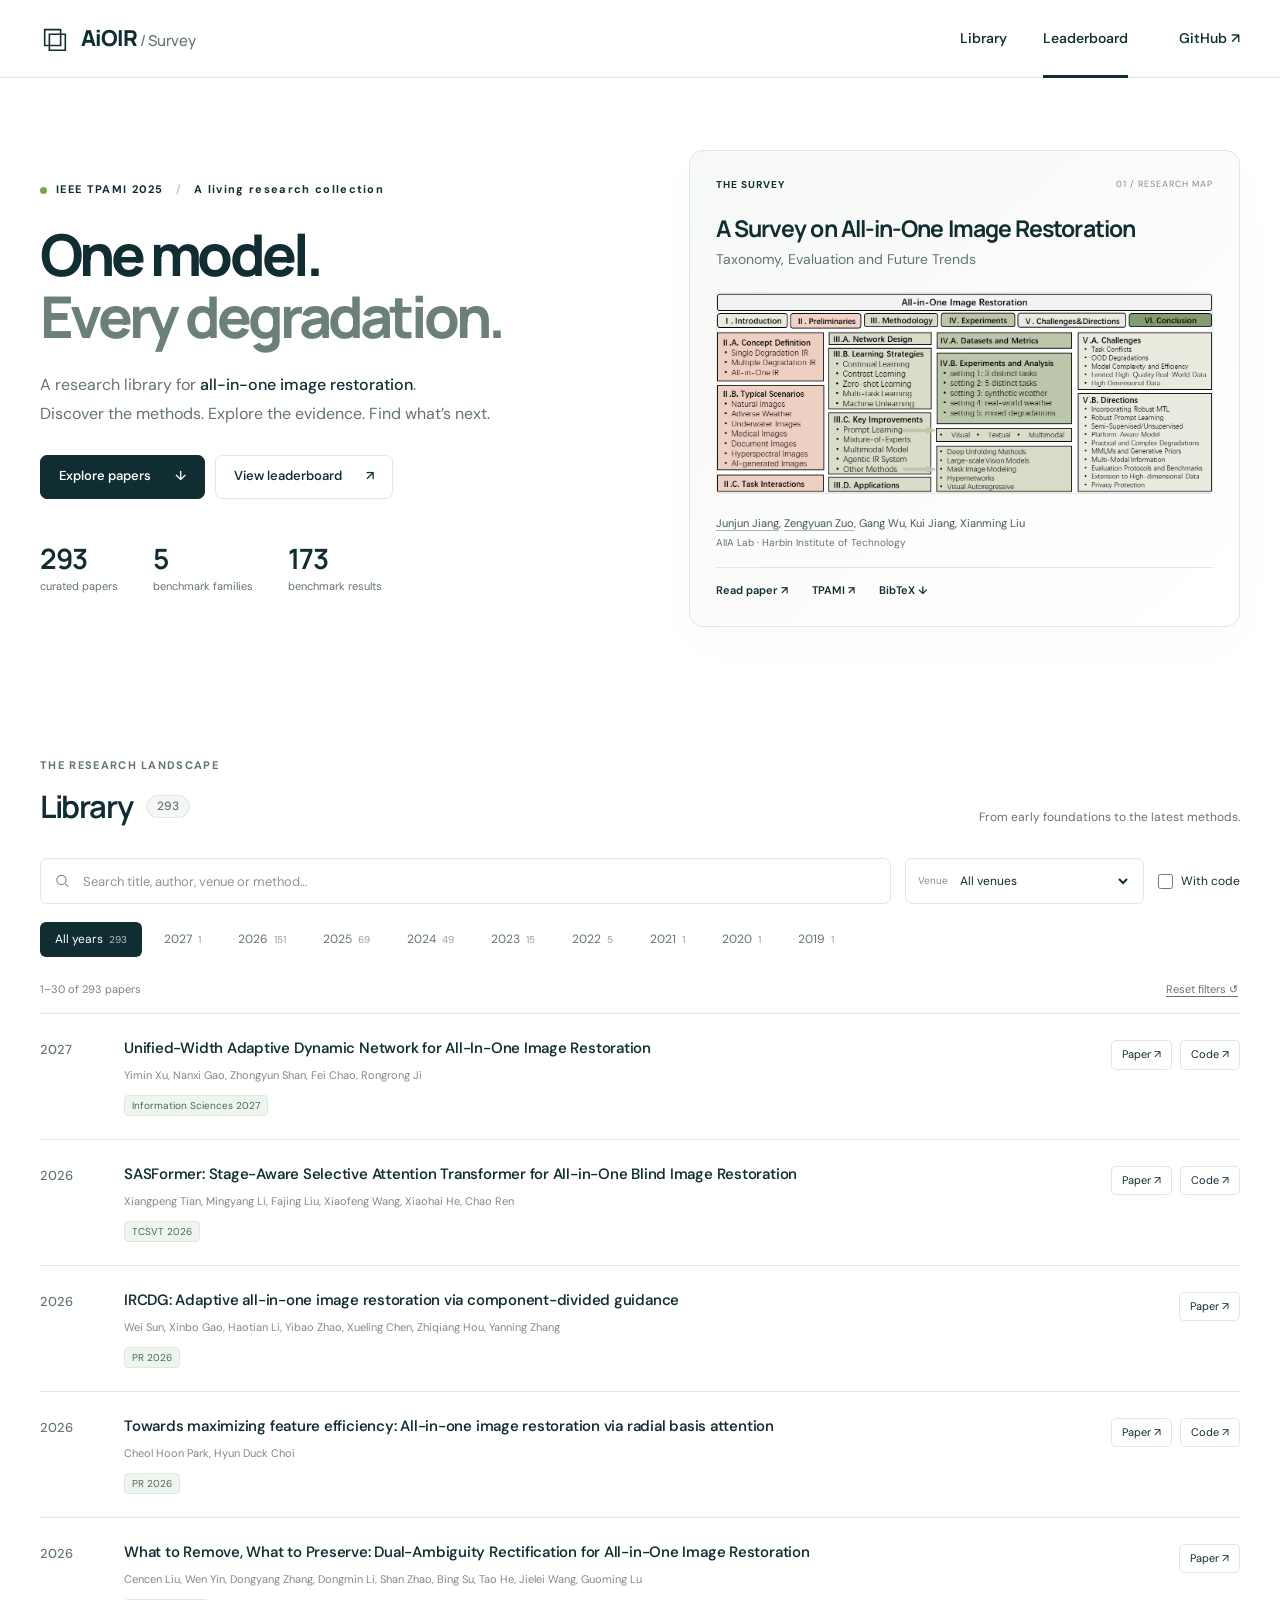
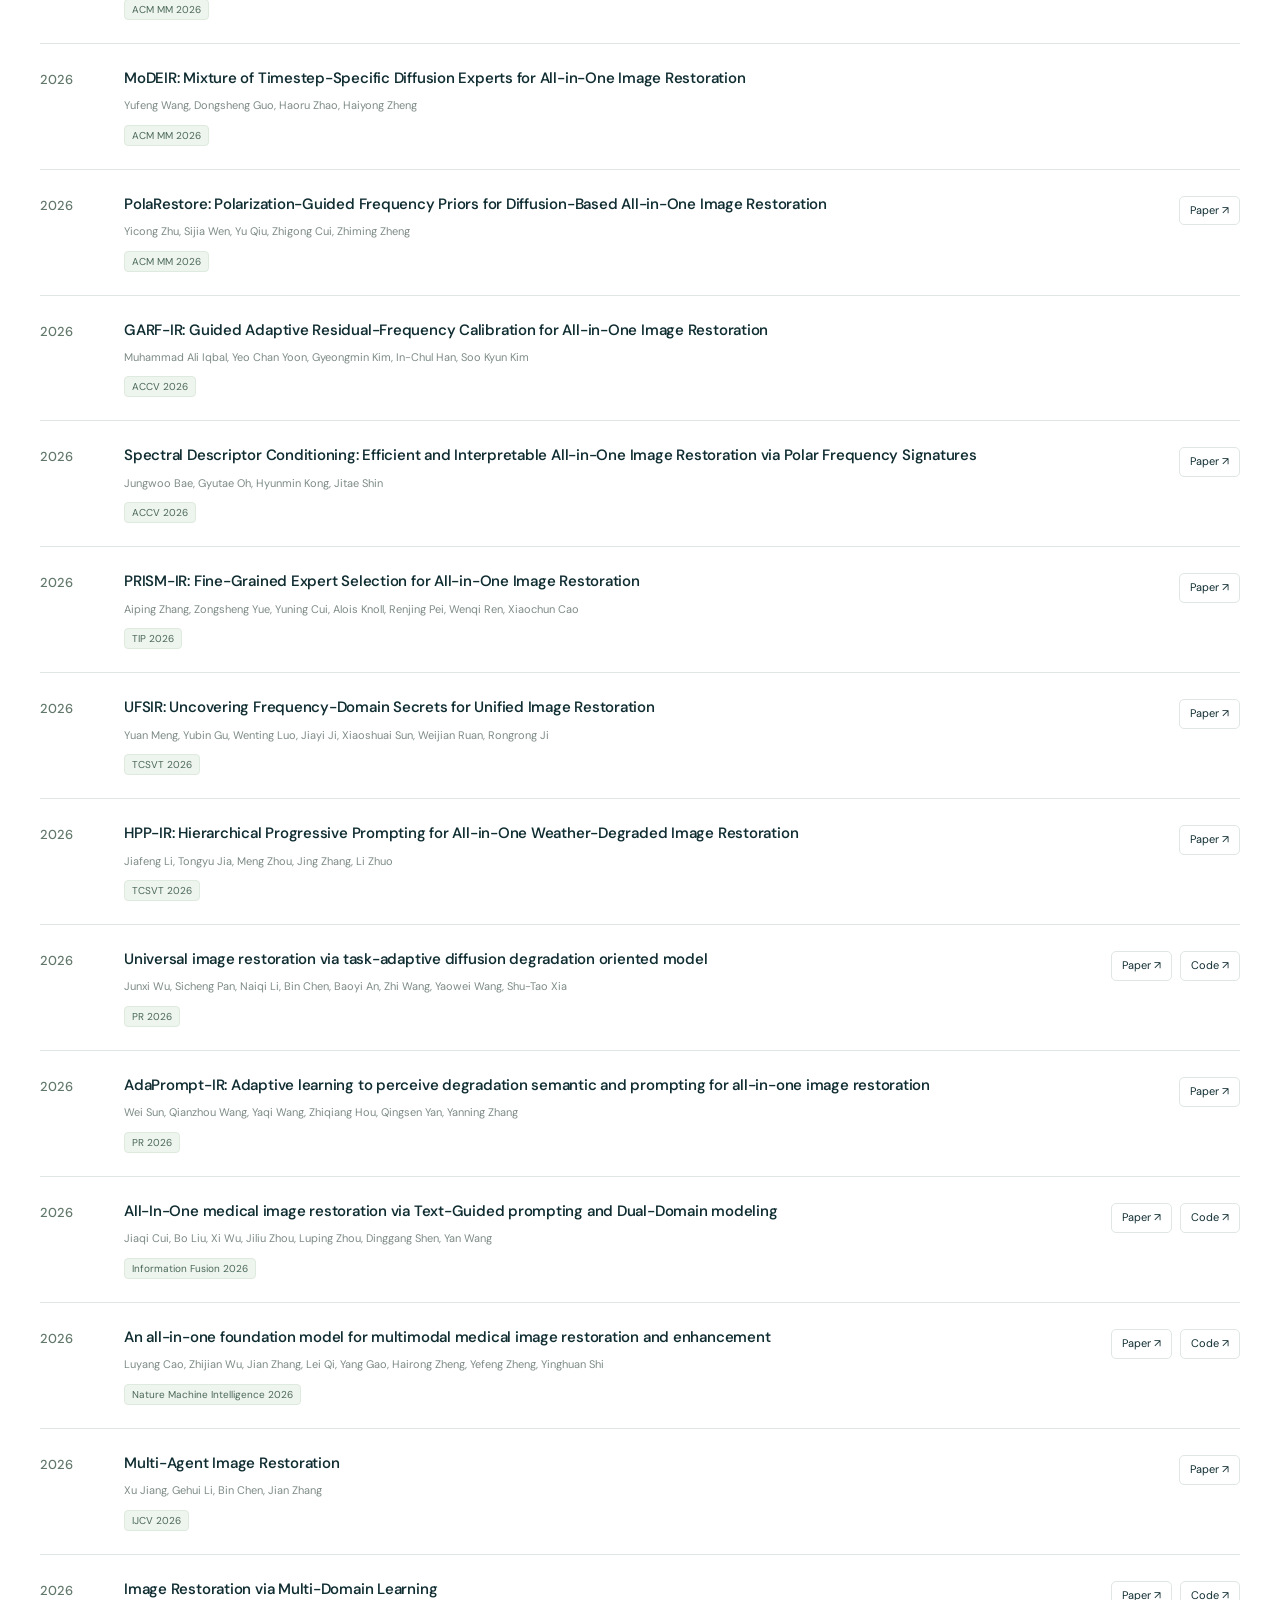
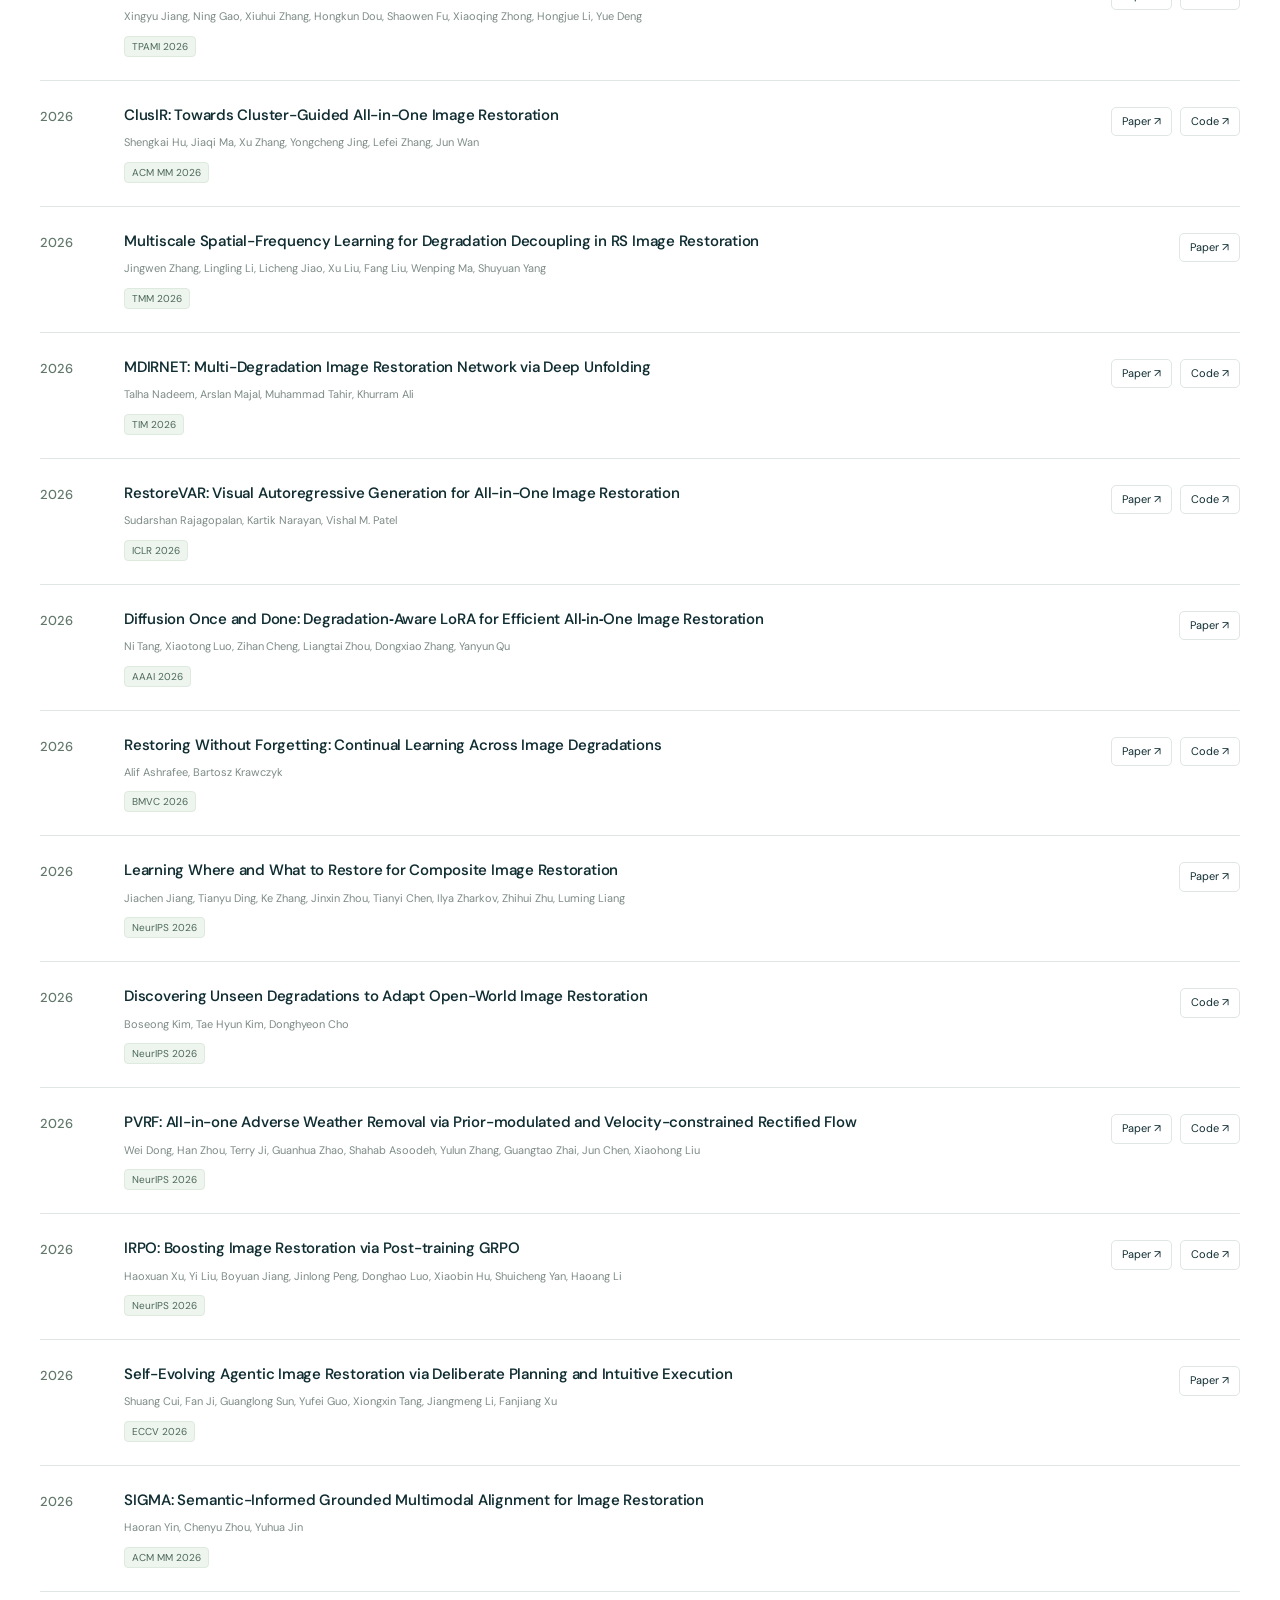
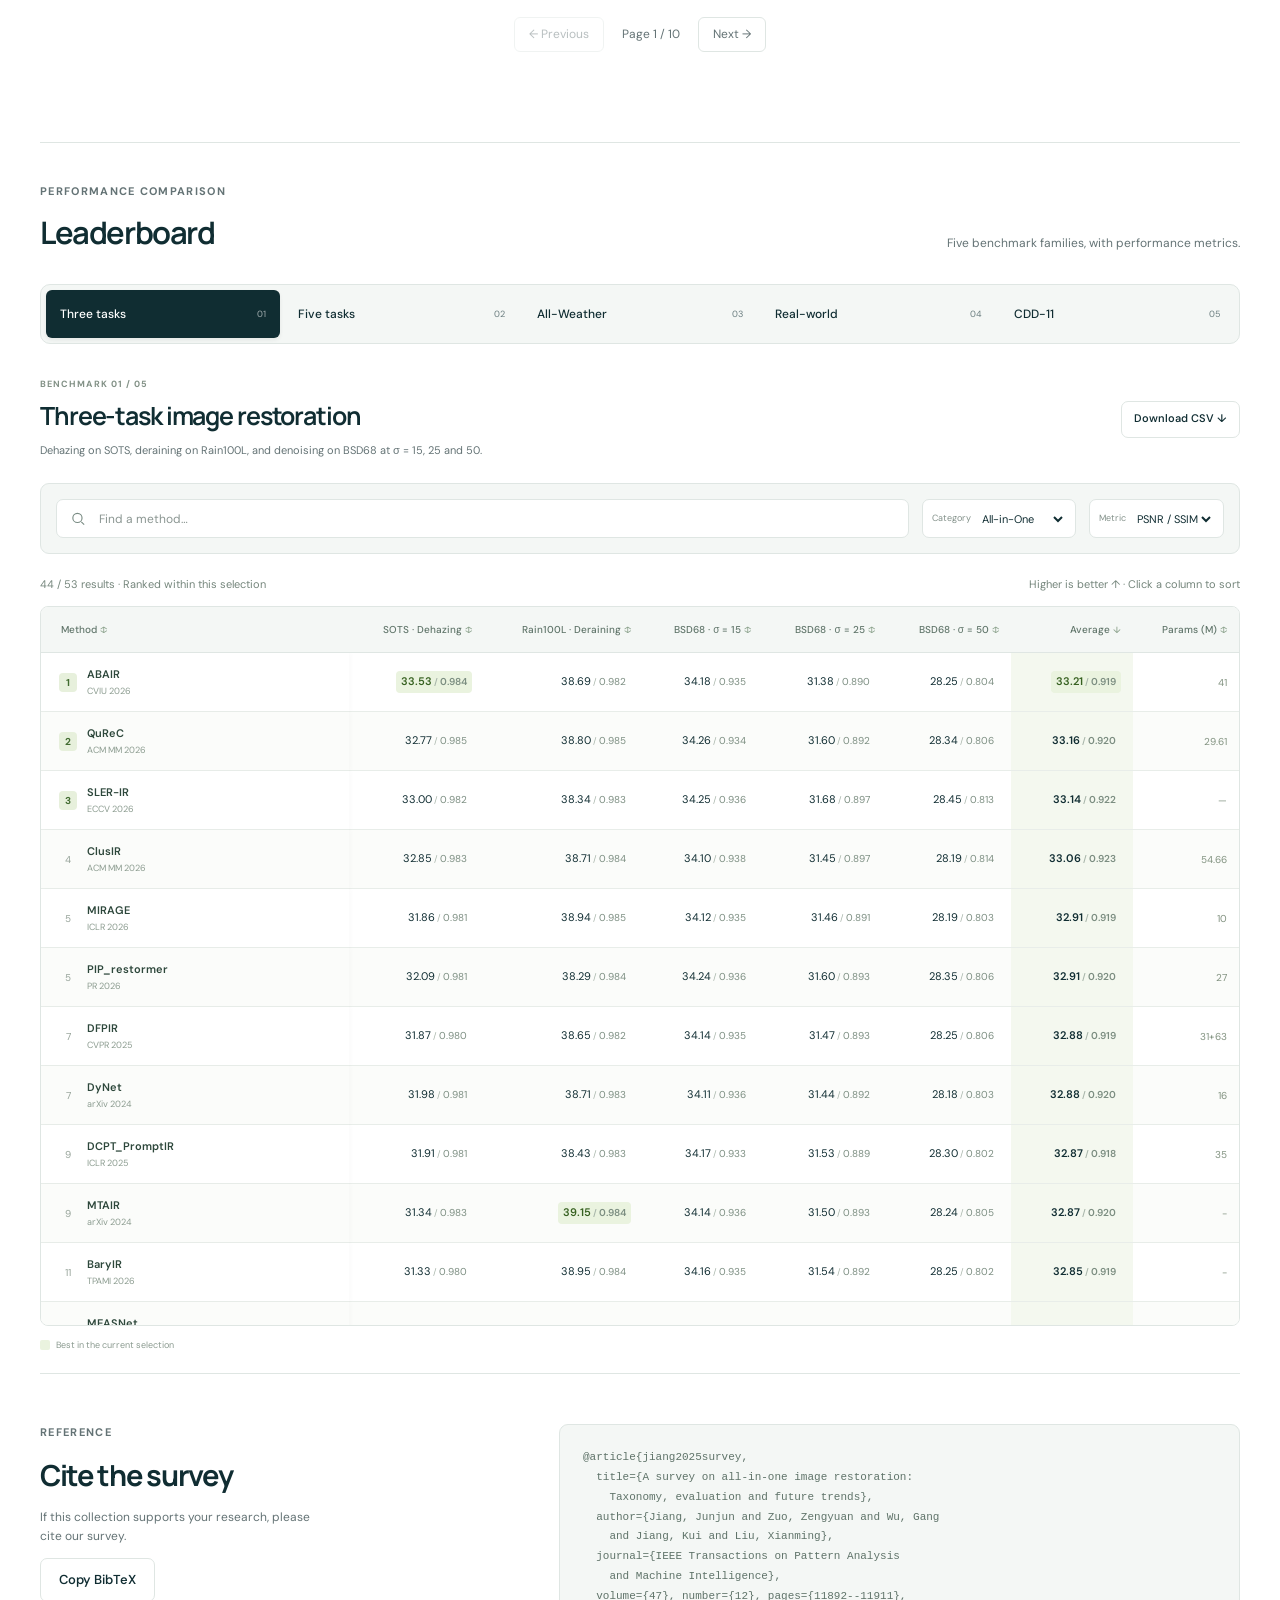
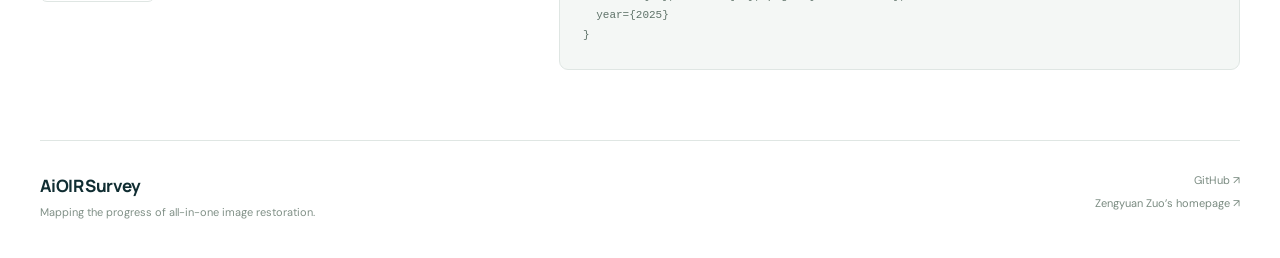
<file: projects/aioir/leaderboard.html>
<!doctype html>
<html lang="en"><head><meta charset="utf-8"><meta name="viewport" content="width=device-width, initial-scale=1">
<title>AiOIR Survey · Project Page</title><link rel="canonical" href="https://harbinzzy.github.io/projects/aioir/">
<meta http-equiv="refresh" content="0; url=./#leaderboard">
<script>location.replace('./'+location.search+'#leaderboard');</script></head>
<body><p><a href="./#leaderboard">Open the AiOIR project page</a></p></body></html>
</file>
<file: assets/homepage.css>
/* Academic homepage, inspired by the classic jemdoc layout. */
:root {
  color-scheme: light;
  --link: #224b8d;
  --heading: #1a52ad;
  --rule: #aaa;
}
* { box-sizing: border-box; }
html { scroll-behavior: smooth; scroll-padding-top: 20px; }
body {
  margin: 0;
  color: #161616;
  background: #fff;
  font-family: Georgia, "Times New Roman", "Noto Serif SC", serif;
  font-size: 16px;
  line-height: 1.5;
}
a { color: var(--link); text-decoration: none; }
a:hover { text-decoration: underline; text-underline-offset: 3px; }
a:focus-visible { outline: 2px solid var(--heading); outline-offset: 4px; }
img { display: block; max-width: 100%; }
p { margin: 0 0 13px; }
strong { font-weight: 700; }
.skip-link {
  position: absolute;
  top: -80px;
  left: 16px;
  z-index: 2;
  background: #fff;
  padding: 8px 12px;
}
.skip-link:focus { top: 8px; }
.page-layout {
  display: grid;
  grid-template-columns: 136px minmax(0, 1030px);
  min-height: 100vh;
  align-items: stretch;
  padding: 3px;
}
.sidebar {
  padding: 15px 12px;
  border: 1px solid #ddd;
  background: #f6f6f6;
}
.sidebar nav { position: sticky; top: 18px; }
.menu-category {
  font-weight: bold;
  border-bottom: 1px solid #888;
  margin-bottom: 7px;
  padding-bottom: 2px;
}
.sidebar a {
  display: block;
  width: fit-content;
  margin: 5px 0 5px 8px;
  color: #527bbd;
  line-height: 1.55;
}
.sidebar a.current { color: #022b6d; text-decoration: underline; text-underline-offset: 4px; }
main { min-width: 0; padding: 0 26px 22px; }
.page-title {
  margin-bottom: 25px;
  padding: 17px 0 11px;
  border-bottom: 3px double #888;
}
h1 { margin: 0; color: var(--heading); font-size: 28px; line-height: 1.2; }
h2 {
  color: var(--heading);
  font-size: 21px;
  line-height: 1.25;
  margin: 29px 0 13px;
  padding-bottom: 5px;
  border-bottom: 1px solid var(--rule);
}
h3 { margin: 0 0 5px; font-size: 16px; line-height: 1.45; }
.profile { display: flex; align-items: center; gap: 24px; margin-bottom: 25px; }
.profile-photo { flex: 0 0 150px; width: 150px; height: 184px; object-fit: cover; }
.profile-details p { margin-bottom: 10px; }
.profile-details p:last-child { margin-bottom: 0; }
.profile-links, .paper-links { display: flex; flex-wrap: wrap; gap: 6px 18px; }
.news-list, .activities-list { padding-left: 24px; margin: 8px 0 18px; list-style-type: square; }
li { padding-left: 2px; margin-bottom: 8px; }
.news-date { white-space: nowrap; }
.publication {
  display: grid;
  grid-template-columns: 180px minmax(0, 1fr);
  gap: 24px;
  align-items: center;
  margin: 22px 0 27px;
}
.publication-image { display: block; }
.publication-image img { width: 180px; height: auto; }
.publication-copy { min-width: 0; }
.publication-copy p { margin-bottom: 5px; }
.publication-copy .paper-links { margin: 6px 0 0; }
.experience-entry {
  display: grid;
  grid-template-columns: 90px minmax(0, 1fr) auto;
  align-items: center;
  gap: 24px;
  margin: 20px 0;
}
.experience-logo {
  width: 90px;
  height: 90px;
  object-fit: contain;
  padding: 9px;
  border: 1px solid #e5e5e5;
  border-radius: 12px;
}
.experience-copy h3 { margin-bottom: 8px; font-size: 20px; }
.experience-copy p { margin: 0; }
.experience-date { margin: 0; color: #666; white-space: nowrap; }
.education-entry {
  display: grid;
  grid-template-columns: 104px minmax(0, 1fr);
  align-items: center;
  gap: 22px;
  margin: 14px 0;
  padding: 16px 20px;
  border: 1px solid #ddd;
  border-radius: 12px;
}
.education-logo { width: 100%; height: auto; }
.education-copy p { margin: 0; }
.education-copy .education-date { margin-bottom: 3px; color: #555; font-size: 14px; }
.education-copy h3 { margin-bottom: 3px; font-size: 18px; }
footer {
  display: flex;
  justify-content: space-between;
  flex-wrap: wrap;
  gap: 8px 20px;
  margin-top: 42px;
  padding-top: 10px;
  border-top: 1px solid #ccc;
  color: #666;
  font-size: 13px;
}
@media (max-width: 760px) {
  html { scroll-padding-top: 12px; }
  .page-layout { display: block; padding: 0; }
  .sidebar { padding: 10px 18px; border: 0; border-bottom: 1px solid #ddd; }
  .sidebar nav { position: static; display: flex; flex-wrap: wrap; align-items: center; gap: 6px 17px; }
  .menu-category { display: none; }
  .sidebar a { margin: 0; font-size: 14px; }
  main { padding: 0 20px 22px; }
  .page-title { padding-top: 22px; margin-bottom: 22px; }
  .profile { gap: 20px; }
  .profile-photo { flex-basis: 130px; width: 130px; height: 159px; }
  .publication { grid-template-columns: 150px minmax(0, 1fr); gap: 18px; }
  .publication-image img { width: 150px; }
  .experience-entry { grid-template-columns: 76px minmax(0, 1fr); gap: 6px 18px; }
  .experience-logo { grid-row: 1 / 3; width: 76px; height: 76px; }
  .experience-date { grid-column: 2; font-size: 14px; }
}
@media (max-width: 480px) {
  main { padding-right: 16px; padding-left: 16px; }
  h1 { font-size: 26px; }
  .profile { align-items: flex-start; flex-direction: column; gap: 16px; }
  .profile-photo { flex-basis: auto; width: 150px; height: 184px; }
  .publication { grid-template-columns: minmax(0, 1fr); gap: 13px; margin-bottom: 30px; }
  .publication-image img { width: 180px; }
  .experience-entry { grid-template-columns: 66px minmax(0, 1fr); column-gap: 15px; }
  .experience-logo { width: 66px; height: 66px; padding: 7px; }
  .education-entry { grid-template-columns: 66px minmax(0, 1fr); gap: 14px; padding: 12px; }
  h2 { margin-top: 27px; }
}
@media (prefers-reduced-motion: reduce) { html { scroll-behavior: auto; } }
@media print {
  .page-layout { display: block; }
  .sidebar, .skip-link { display: none; }
  main { padding: 0; }
  .publication, .experience-entry, .education-entry { break-inside: avoid; }
}
</file>
<file: projects/aioir/style.css>
@import url('https://fonts.googleapis.com/css2?family=DM+Sans:wght@400;450;500;550;600;650;700&family=Manrope:wght@400;500;600;650;700;750;800&display=swap');
:root{--ink:#102d32;--muted:#647375;--line:#dfe6e3;--green:#29654d;--lime:#c6f066;--paper:#fff;--soft:#f4f7f5;--radius:14px}*{box-sizing:border-box}html{scroll-behavior:smooth;scroll-padding-top:95px}body{margin:0;background:var(--paper);color:var(--ink);font-family:'DM Sans',Arial,sans-serif;font-size:15px;line-height:1.6}a{color:inherit;text-decoration:none}button,input,select{font:inherit}button,a,input,select{ -webkit-tap-highlight-color:transparent}button{cursor:pointer}a:focus-visible,button:focus-visible,input:focus-visible,select:focus-visible,summary:focus-visible,.table-scroll:focus-visible{outline:3px solid #679959;outline-offset:4px}a:hover{color:var(--green)}button:disabled{opacity:.45;cursor:default}h1,h2,h3,p{margin-top:0}h1,h2,h3{font-family:Manrope,Arial,sans-serif;letter-spacing:-.045em}button{color:inherit}svg{display:block}.container{width:min(1240px,calc(100% - 80px));margin-inline:auto}.site-header{height:78px;border-bottom:1px solid var(--line);background:#ffffffed;backdrop-filter:blur(14px);position:sticky;top:0;z-index:20}.nav-wrap{height:100%;width:min(1360px,calc(100% - 80px));margin:auto;display:flex;align-items:center;justify-content:space-between}.brand{font-family:Manrope,Arial,sans-serif;font-size:22px;font-weight:800;letter-spacing:-1px;display:flex;gap:11px;align-items:center}.brand svg{width:30px;height:30px;fill:none;stroke:var(--ink);stroke-width:1.7}.brand-light{font-size:15px;font-weight:500;letter-spacing:-.3px;color:var(--muted)}nav{display:flex;height:100%;align-items:center;gap:36px}nav a{height:100%;display:flex;align-items:center;font-size:14px;font-weight:550;position:relative}nav a.active:after{content:'';position:absolute;bottom:-1px;height:3px;left:0;right:0;background:var(--ink)}.nav-external{margin-left:15px}.eyebrow{font-size:11px;font-weight:700;letter-spacing:.12em;display:flex;align-items:center;gap:9px;line-height:1.6}.status-dot,.small-dot{width:7px;height:7px;border-radius:50%;background:#76a84a;display:inline-block;flex-shrink:0}.eyebrow-divider{color:#bdc6c2;margin-inline:3px}.hero{display:grid;grid-template-columns:1.05fr 1fr;gap:70px;padding-top:72px;padding-bottom:65px;align-items:center}.hero h1{font-size:clamp(44px,4.5vw,65px);line-height:1.08;font-weight:750;margin:24px 0;letter-spacing:-.065em}.hero h1 span,.leaderboard-hero h1 span{color:#6b8177}.hero-description{font-size:16px;line-height:1.8;color:var(--muted);margin-bottom:26px}.hero-description strong{font-weight:500;color:var(--ink)}.hero-actions{display:flex;gap:10px;flex-wrap:wrap}.button{display:inline-flex;align-items:center;justify-content:center;gap:24px;min-height:44px;padding:10px 18px;border-radius:7px;border:1px solid var(--line);font-weight:550;font-size:13px;white-space:nowrap;transition:background .15s}.primary{background:var(--ink);color:#fff;border-color:var(--ink)}.primary:hover{background:#285049;color:#fff}.secondary{background:#fff}.secondary:hover{background:var(--soft)}.hero-stats{display:flex;gap:35px;margin-top:40px}.hero-stats>div{display:flex;flex-direction:column}.hero-stats strong{font-family:Manrope,Arial,sans-serif;font-size:28px;font-weight:650;line-height:1.4;letter-spacing:-1px}.hero-stats span{color:var(--muted);font-size:11px}.survey-panel{border:1px solid var(--line);border-radius:var(--radius);padding:26px;background:linear-gradient(140deg,#f7f9f6,#fff);box-shadow:0 16px 50px #102d3205}.panel-label{display:flex;justify-content:space-between;font-size:10px;letter-spacing:.1em;font-weight:700;margin-bottom:20px}.panel-label span{font-weight:400;color:#7d8c85;font-size:9px}.survey-panel h2{font-size:23px;line-height:1.35;margin-bottom:4px;font-weight:700;letter-spacing:-.04em}.survey-subtitle{font-size:14px;color:var(--muted);margin-bottom:22px}.survey-panel img{display:block;width:100%;height:auto;border:1px solid #e6ebe7;border-radius:4px;background:#fff}.authors{font-size:11px;color:#465954;margin:20px 0 3px;line-height:1.7}.authors a{border-bottom:1px solid #a8b8ac}.affiliation{font-size:10px;color:var(--muted);margin-bottom:16px}.resource-links{display:flex;gap:24px;font-size:11px;font-weight:600;border-top:1px solid var(--line);padding-top:14px}.library-section{padding-block:65px}.section-heading{display:flex;align-items:end;justify-content:space-between;gap:20px;margin-bottom:27px}.section-heading .eyebrow{color:var(--muted);margin-bottom:7px}.section-heading h2{font-size:31px;margin:0;display:flex;align-items:center;gap:14px;font-weight:650}.count-pill{display:inline-block;font-family:'DM Sans',Arial,sans-serif;font-size:12px;letter-spacing:0;font-weight:500;background:var(--soft);border:1px solid var(--line);padding:1px 10px;border-radius:20px;color:var(--muted)}.quiet{font-size:12px;color:var(--muted);margin:0 0 4px}.library-toolbar,.board-toolbar{display:flex;align-items:center;gap:14px}.search-field{position:relative;display:flex;align-items:center;flex:1}.search-field svg{position:absolute;left:14px;top:50%;transform:translateY(-50%);width:17px;height:17px;stroke:#798b83;stroke-width:1.6;fill:none;pointer-events:none}.search-field input{height:46px;border:1px solid var(--line);background:#fff;border-radius:7px;padding:10px 14px 10px 42px;width:100%;font-size:13px;min-width:100px;color:var(--ink)}input::placeholder{color:#8b9692}.select-field{display:flex;gap:8px;align-items:center;border:1px solid var(--line);border-radius:7px;height:46px;padding:0 12px;font-size:12px;background:#fff}.select-field span{color:#83918a;font-size:10px}.select-field select{background:transparent;border:0;max-width:175px;color:var(--ink);outline-offset:6px;cursor:pointer;font-size:12px}.checkbox-label{display:flex;align-items:center;gap:8px;white-space:nowrap;font-size:12px;cursor:pointer;padding:10px 0}input[type=checkbox]{accent-color:var(--green);width:15px;height:15px;margin:0}.year-tabs{display:flex;gap:7px;margin-top:18px;flex-wrap:wrap}.year-tabs button,.track-tabs button{border:1px solid transparent;background:transparent;color:var(--muted);border-radius:6px;padding:7px 14px;font-size:12px}.year-tabs button span{margin-left:6px;font-size:10px;opacity:.7}.year-tabs button.active{background:var(--ink);color:#fff}.year-tabs button:hover:not(.active),.track-tabs button:hover:not(.active){background:var(--soft)}.results-meta{display:flex;justify-content:space-between;gap:20px;font-size:11px;align-items:center;color:#75867c;margin:22px 0 12px}.text-button{border:0;padding:2px;background:none;color:var(--muted);font-size:11px;text-decoration:underline;text-underline-offset:3px}.paper-list{border-top:1px solid var(--line)}.paper-row{padding:23px 0;display:grid;grid-template-columns:63px 1fr 140px;gap:21px;align-items:start;border-bottom:1px solid var(--line)}.paper-year{font-size:11px;color:#7d8c85;line-height:1.5;padding-top:3px}.paper-year strong{display:block;color:#62786b;font-size:13px;font-weight:500}.paper-row h3{font-family:'DM Sans',Arial,sans-serif;font-size:15px;font-weight:550;letter-spacing:-.015em;line-height:1.55;margin:0 0 6px}.paper-row h3 a:hover{text-decoration:underline;text-underline-offset:3px}.paper-authors{font-size:11px;color:#7d8b85;line-height:1.7;margin-bottom:7px}.venue-tag{font-size:10px;color:#4b6958;padding:2px 7px;background:#eef4ee;border:1px solid #dfeade;border-radius:4px;display:inline-block;line-height:1.5}.paper-actions{display:flex;justify-content:end;gap:8px;padding-top:3px}.paper-actions a{font-size:11px;border:1px solid var(--line);border-radius:5px;padding:5px 10px}.paper-actions a:hover{background:var(--soft)}.pagination{display:flex;align-items:center;justify-content:center;gap:18px;padding:25px 0;font-size:12px;color:var(--muted)}.pagination button{padding:7px 14px;border:1px solid var(--line);border-radius:6px;background:white;font-size:12px}.empty-state{padding:50px 15px;text-align:center;color:var(--muted);font-size:14px}.citation-section{display:grid;grid-template-columns:.8fr 1.2fr;gap:65px;padding-block:50px 70px;border-top:1px solid var(--line)}.citation-section h2{font-size:29px;margin-bottom:10px}.citation-section p:not(.eyebrow){font-size:12px;color:var(--muted);max-width:290px}.citation-section .eyebrow{color:var(--muted);margin-bottom:10px}pre{margin:0;background:var(--soft);padding:23px;border:1px solid var(--line);border-radius:9px;font-size:11px;line-height:1.8;color:#5f7369;overflow:auto}#copy-status{display:block;color:var(--green);font-size:11px;margin-top:8px}.site-footer{display:flex;justify-content:space-between;gap:25px;padding-block:31px;border-top:1px solid var(--line)}.footer-brand{font-family:Manrope,Arial,sans-serif;font-size:17px;font-weight:750;letter-spacing:-.6px}.site-footer p{font-size:11px;color:#809087;margin:5px 0}.site-footer>div:last-child{display:flex;flex-direction:column;align-items:end;gap:5px;font-size:11px;color:#7a8b81}.site-footer a:hover{text-decoration:underline}.leaderboard-hero{display:flex;justify-content:space-between;align-items:end;padding:48px 0 42px}.leaderboard-hero h1{font-size:51px;line-height:1.07;margin:16px 0 19px;font-weight:700;letter-spacing:-.06em}.leaderboard-hero>div>p:last-child{color:var(--muted);font-size:13px;margin:0;line-height:1.8}.benchmark-summary{display:flex;flex-direction:column;align-items:end;text-align:right;padding-bottom:3px}.benchmark-summary>strong{font-family:Manrope,Arial,sans-serif;font-size:44px;font-weight:600;line-height:1.15;letter-spacing:-2px}.benchmark-summary>span{color:var(--muted);font-size:11px}.benchmark-summary>div{margin-top:22px;color:#5e7e59;font-size:11px}.benchmark-summary a{font-size:10px;color:var(--muted);margin-top:10px}.benchmark-summary .small-dot{margin-right:4px;width:5px;height:5px}.benchmark-tabs{display:grid;grid-template-columns:repeat(5,1fr);border:1px solid var(--line);border-radius:10px;padding:5px;background:var(--soft);gap:4px;margin-bottom:33px}.benchmark-tabs button{border:0;background:transparent;text-align:left;border-radius:6px;padding:12px 14px;font-size:12px;font-weight:500;line-height:1.4;display:flex;align-items:center;justify-content:space-between;gap:8px;min-height:48px}.benchmark-tabs button span{font-size:9px;opacity:.6;font-weight:400}.benchmark-tabs button.active{background:var(--ink);color:#fff;box-shadow:0 2px 4px #0001}.benchmark-tabs button:hover:not(.active){background:#e9efea}.board-heading{display:flex;justify-content:space-between;gap:30px;align-items:center;margin-bottom:22px}.board-heading .eyebrow{color:#829186;font-size:9px;margin-bottom:8px}.board-heading h3{font-size:25px;font-weight:650;line-height:1.3;margin-bottom:9px}.board-heading p:not(.eyebrow){font-size:11px;color:var(--muted);max-width:760px;line-height:1.8;margin:0}.compact{font-size:11px;min-height:37px;padding:8px 12px;gap:10px}.board-toolbar{padding:15px;background:var(--soft);border:1px solid var(--line);border-radius:9px;gap:13px}.board-toolbar .search-field input,.board-toolbar .select-field{height:39px}.board-toolbar .search-field input{font-size:12px}.board-toolbar .checkbox-label{font-size:11px}.board-toolbar .select-field{padding-inline:9px;gap:7px}.board-toolbar .select-field select{font-size:11px;max-width:165px}.board-toolbar .select-field span{font-size:9px}.track-tabs{display:flex;border-bottom:1px solid var(--line);padding-bottom:9px;margin-bottom:18px;gap:7px;flex-wrap:wrap}.track-tabs[hidden]{display:none}.track-tabs button.active{background:#eaf1e7;color:#315e40;border-color:#d6e5d0}.table-scroll{overflow:auto;border:1px solid var(--line);border-radius:8px;max-height:720px;scrollbar-color:#b5c5ba #f4f7f5;scrollbar-width:thin}table{width:100%;border-collapse:separate;border-spacing:0;white-space:nowrap;font-size:11px;line-height:1.5;font-variant-numeric:tabular-nums}thead th{position:sticky;top:0;background:#f4f7f5;z-index:3;padding:0;border-bottom:1px solid var(--line);color:#60756a;font-weight:500;font-size:10px;text-align:right}thead th.method-head{text-align:left;left:0;z-index:5}th .sort-button{border:0;background:transparent;display:block;width:100%;padding:15px 12px;color:inherit;font-size:inherit;text-align:right}th .sort-button:hover{background:#e7eee8}.method-head .sort-button{text-align:left;padding-left:20px}.sort-button span{font-size:9px;color:#8ba28c;margin-left:3px}.params-head{padding:15px 12px}tbody td{padding:13px 12px;text-align:right;border-bottom:1px solid #e8ede9;background:#fff}tbody tr:last-child td{border-bottom:0}tbody tr:hover td{background:#f8faf6}tbody tr:nth-child(even) td{background:#fbfcfa}tbody tr:hover:nth-child(even) td{background:#f8faf6}td.method-cell{position:sticky;left:0;z-index:2;text-align:left;min-width:215px;padding-left:18px;box-shadow:3px 0 4px #102d3204}.method-cell>div{display:flex;align-items:center;gap:10px}.rank{width:18px;flex-shrink:0;font-size:10px;color:#96a399;text-align:center}.rank.top{color:#416b30;font-weight:700;background:#e7f0dc;border-radius:4px;padding:2px 0}.method-button{border:0;background:transparent;padding:0;text-align:left;font-size:11px;font-weight:600;color:#2d473b;max-width:200px;white-space:normal}.method-button:hover{text-decoration:underline;text-underline-offset:3px}.method-venue{display:block;font-size:9px;color:#8c9c90;line-height:1.5;font-weight:400;margin-top:2px}.metric-value{display:inline-block;min-width:44px;line-height:1.8;padding:1px 5px}.metric-value.best{background:#eaf3df;color:#376121;font-weight:600;border-radius:4px}.metric-divider{color:#a7b4a9;font-size:9px;margin-inline:2px}.metric-sub{font-size:10px;color:#7b8d80}.avg-cell{background:#f4f8ef!important;font-weight:600}.params-cell{font-size:10px;color:#80917f}.table-footnote{font-size:9px;color:#8a9a8f;display:flex;align-items:center;gap:6px;flex-wrap:wrap;padding:12px 0}.legend-best{width:10px;height:10px;background:#eaf3df;display:inline-block;border-radius:2px}.note-divider{padding:0 5px;color:#a4b3a8}dialog{border:1px solid #dce5da;border-radius:15px;padding:35px;max-width:570px;width:calc(100% - 32px);box-shadow:0 25px 100px #102d3233;color:var(--ink)}dialog::backdrop{background:#102d3259;backdrop-filter:blur(3px)}.dialog-close{float:right;border:0;background:var(--soft);border-radius:50%;width:30px;height:30px;font-size:22px;line-height:1}.dialog-kicker{font-size:10px;letter-spacing:.1em;color:var(--muted);margin-bottom:12px}dialog h2{font-size:30px;margin-bottom:6px;line-height:1.4}dialog .detail-meta{font-size:12px;color:var(--muted);margin-bottom:22px}dialog .resource-links{font-size:12px;margin-top:20px;flex-wrap:wrap}.visually-hidden,.skip:not(:focus){position:absolute;width:1px;height:1px;padding:0;margin:-1px;overflow:hidden;clip:rect(0,0,0,0);white-space:nowrap;border:0}.skip:focus{position:fixed;top:10px;left:10px;z-index:50;background:var(--ink);color:#fff;padding:10px 20px;border-radius:4px}[hidden]{display:none!important}
@media(min-width:1500px){.container{max-width:1320px}.hero{gap:90px;padding-block:85px}.hero h1{font-size:71px}.leaderboard-hero h1{font-size:57px}}
@media(max-width:1000px){.container,.nav-wrap{width:calc(100% - 48px)}.hero{gap:35px;padding-top:45px}.hero h1{font-size:47px}.hero .eyebrow{font-size:9px;gap:6px}.hero-stats{gap:25px}.survey-panel{padding:20px}.survey-panel h2{font-size:21px}.board-toolbar{flex-wrap:wrap}.board-toolbar .search-field{min-width:240px}.board-toolbar .checkbox-label{margin-left:auto}.benchmark-tabs button{font-size:10px;padding:11px 9px}.benchmark-tabs button span{font-size:8px}.citation-section{gap:30px}.paper-row{grid-template-columns:50px 1fr 125px;gap:16px}}
@media(max-width:720px){.container,.nav-wrap{width:calc(100% - 36px)}.site-header{height:65px}.brand{font-size:19px;gap:7px}.brand-light{display:none}.brand svg{width:25px;height:25px}nav{gap:20px}nav a{font-size:11px}.nav-external{display:none}.hero{grid-template-columns:1fr;gap:30px;padding-block:37px}.hero h1{font-size:52px;margin-block:20px}.hero .eyebrow{font-size:9px}.hero-description{font-size:14px}.hero-stats{margin-top:27px;gap:42px}.survey-panel{padding:21px}.survey-panel h2{font-size:21px}.library-section{padding-block:38px}.section-heading{margin-bottom:18px}.section-heading h2{font-size:27px}.section-heading .quiet{display:none}.library-toolbar{flex-wrap:wrap;gap:10px}.library-toolbar .search-field{flex-basis:100%}.library-toolbar .select-field{height:39px;flex:1}.library-toolbar .select-field select{max-width:calc(100vw - 245px);min-width:110px}.checkbox-label{font-size:11px}.year-tabs{gap:5px;margin-top:16px}.year-tabs button{padding:6px 9px;font-size:11px}.year-tabs button span{font-size:8px;margin-left:3px}.paper-row{grid-template-columns:37px 1fr;gap:10px;padding-block:20px}.paper-row h3{font-size:14px}.paper-authors{font-size:10px}.paper-actions{grid-column:2;justify-content:start;padding-top:0}.paper-actions a{font-size:10px;padding:3px 10px}.paper-year{font-size:10px}.paper-year strong{font-size:11px}.results-meta{font-size:10px;margin-top:17px}.citation-section{grid-template-columns:1fr;gap:22px;padding-block:35px}.citation-section h2{font-size:26px}.citation-section p:not(.eyebrow){max-width:none}pre{font-size:9px;padding:16px}.site-footer{flex-direction:column;gap:16px;padding-block:25px}.site-footer>div:last-child{align-items:start;font-size:10px}.leaderboard-hero{padding-block:34px 28px;align-items:end;gap:10px}.leaderboard-hero h1{font-size:43px}.leaderboard-hero .eyebrow{font-size:8px;gap:6px}.leaderboard-hero>div>p:last-child{font-size:11px}.benchmark-summary{display:none}.benchmark-tabs{display:flex;overflow-x:auto;padding:4px;gap:3px;scrollbar-width:none;margin-bottom:26px}.benchmark-tabs button{min-width:108px;min-height:43px;font-size:10px;white-space:nowrap;justify-content:center;padding:9px 10px;gap:6px}.benchmark-tabs button span{font-size:8px}.board-heading{gap:10px;align-items:start;margin-bottom:17px}.board-heading h3{font-size:21px;max-width:250px}.board-heading p:not(.eyebrow){font-size:10px}.board-heading .compact{font-size:0;padding:8px;gap:0;min-width:34px;margin-top:25px}.board-heading .compact:after{content:'CSV ↓';font-size:10px}.board-toolbar{padding:11px;gap:9px}.board-toolbar .search-field{min-width:100%;flex-basis:100%}.board-toolbar .select-field{padding:0 8px;gap:5px;flex:1;min-width:0}.board-toolbar .select-field select{font-size:10px;max-width:125px}.board-toolbar .select-field span{display:none}.board-toolbar .checkbox-label{font-size:9px;padding:5px 0;margin-left:0}#new-filter{width:13px;height:13px}.sort-help{font-size:8px;max-width:145px;text-align:right}.table-scroll{max-height:620px}.table-footnote{font-size:8px}td.method-cell{min-width:156px;padding-left:8px}.method-cell>div{gap:5px}.method-button{font-size:10px;max-width:118px}.rank{width:15px;font-size:9px}.method-venue{font-size:8px}.metric-value{min-width:39px;font-size:10px}.metric-sub{font-size:9px}th .sort-button{padding:13px 8px;font-size:9px}tbody td{padding:12px 8px}.method-head .sort-button{padding-left:13px}.track-tabs button{font-size:10px;padding:6px 9px}dialog{padding:26px}dialog h2{font-size:27px}.pagination{font-size:11px;gap:13px}.table-footnote .note-divider{display:none}}
@media(prefers-reduced-motion:reduce){html{scroll-behavior:auto}*{transition:none!important}}

/* The library and leaderboard are sections of one project page. */
.leaderboard-main{padding-top:40px;border-top:1px solid var(--line)}
@media(max-width:720px){.leaderboard-main{padding-top:30px}}
</file>
<file: projects/udpnet/style.css>
:root{--ink:#30343a;--muted:#68717c;--blue:#2674b8;--accent:#245d8e;--pale:#f5f7f9;--line:#dfe5eb;--font:"Noto Sans",Arial,sans-serif}
*{box-sizing:border-box}html{scroll-behavior:smooth;scroll-padding-top:28px}body{margin:0;font-family:var(--font);color:var(--ink);line-height:1.7;background:#fff}a{color:var(--blue);text-decoration:none}a:hover{text-decoration:underline}button{font:inherit;cursor:pointer}button,a{-webkit-tap-highlight-color:transparent}button:focus-visible,a:focus-visible,[tabindex="0"]:focus-visible{outline:3px solid #659bd1;outline-offset:4px}img{display:block;max-width:100%;height:auto}figure{margin:30px 0}figcaption{color:#616973;font-size:14px;line-height:1.7;text-align:center;margin:13px auto 0;max-width:900px}h1,h2,h3,p{margin-top:0}h1,h2,h3{line-height:1.25}h2{font-family:"Google Sans",var(--font);font-size:32px;font-weight:700;text-align:center;margin:0 0 25px;letter-spacing:-.6px}h3{font-size:18px;font-weight:600}p{margin-bottom:18px}[hidden]{display:none!important}.container{max-width:1150px;margin:auto;padding-left:28px;padding-right:28px}.text-container{max-width:900px;margin:auto;padding:0 28px}.section{padding-top:64px;padding-bottom:64px}.section-tint{background:var(--pale)}.section-lead{text-align:center;color:var(--muted);font-size:17px;margin:-12px 0 34px}.skip-link{position:fixed;top:-80px;left:16px;background:#fff;padding:10px 18px;z-index:10}.skip-link:focus{top:10px}.top-nav{height:60px;display:flex;align-items:center;justify-content:center;gap:28px;border-bottom:1px solid #f1f3f5;font-size:14px}.top-nav a{color:#5d6570}.home-link{display:flex;align-items:center}.home-link svg{height:18px;width:18px;fill:none;stroke:currentColor;stroke-width:1.7}.hero{text-align:center;padding-top:48px;padding-bottom:35px}.hero h1{font-family:"Google Sans",var(--font);font-size:45px;font-weight:700;line-height:1.18;letter-spacing:-1.6px;margin:0 auto 27px;max-width:1100px}.paper-name{color:var(--accent)}.authors{font-size:21px;line-height:1.8;margin-bottom:8px}.authors a{white-space:nowrap}.authors sup{font-size:12px;padding-left:2px}.affiliation{font-size:17px;margin-bottom:8px}.publication-status{font-size:16px;color:#646b75;font-style:italic;margin-bottom:23px}.resource-links{display:flex;flex-wrap:wrap;justify-content:center;gap:10px}.resource{display:inline-flex;align-items:center;gap:8px;background:#363a3f;color:white;border-radius:30px;padding:8px 20px;font-size:16px;line-height:1.5;transition:background .15s,transform .15s}.resource:hover{background:#1e5989;color:#fff;text-decoration:none;transform:translateY(-1px)}.resource svg{width:18px;height:18px;fill:none;stroke:currentColor;stroke-width:1.7;stroke-linecap:round;stroke-linejoin:round}.arxiv-icon{font-size:24px;line-height:18px;font-family:Georgia,serif}.teaser{padding-top:12px;padding-bottom:45px}.teaser-intro{text-align:center;font-size:20px;margin-bottom:17px}.tabs{display:flex;align-items:center;justify-content:center;flex-wrap:wrap;gap:6px}.tabs button{border:1px solid transparent;background:transparent;color:#626b76;padding:8px 18px;border-radius:7px;font-size:14px;line-height:1.6;transition:background .15s,color .15s}.tabs button:hover{color:var(--blue);background:#edf3f8}.tabs button[aria-selected="true"]{background:#eaf2f9;color:#205b8d;border-color:#d0e2f1;font-weight:600}.scene-tabs{margin-bottom:22px}.scene-panel{min-height:260px}.scene-panel figure{margin:0}.figure-zoom{display:block;border:0;background:transparent;width:100%;padding:0;border-radius:4px;cursor:zoom-in}.figure-zoom img{width:100%}.figure-zoom:hover{outline:1px solid #b8cee0;outline-offset:5px}.figure-hint{text-align:center;font-size:12px;color:#828a93;margin:10px 0 25px}.gains{display:grid;grid-template-columns:repeat(3,1fr);max-width:720px;margin:26px auto 0;text-align:center}.gains>div{border-right:1px solid var(--line);display:flex;flex-direction:column}.gains>div:last-child{border:0}.gains strong{font-family:"Google Sans",var(--font);font-size:31px;color:var(--accent);letter-spacing:-.7px}.gains strong span{font-size:17px;font-weight:400;letter-spacing:0}.gains>div>span{font-size:14px;color:#67717b;margin-top:2px}.gains-note{text-align:center;font-size:12px;color:#7c8590;margin:16px 0 0}#abstract p{text-align:justify;line-height:1.85;font-size:16px}#abstract p:last-child{margin-bottom:0}.method-points{display:grid;grid-template-columns:repeat(3,1fr);gap:35px;margin-top:40px}.method-points p{font-size:14px;color:#616b75;margin:0}.method-points h3{margin:8px 0 13px}.step{font-size:13px;font-weight:600;color:#3c78a7;letter-spacing:1.4px}.result-tabs{gap:7px;margin-bottom:22px}.result-tabs button{background:#fff;border-color:#e0e5eb;padding:9px 19px}.metric-note{font-size:12px;color:#5a6571;text-align:center;margin-bottom:27px}.metric-note span{display:block;color:#7b8490;font-size:11px;margin-top:2px}.result-panel{outline:none}.result-intro{text-align:center;max-width:850px;margin:0 auto 27px;font-size:15px}.table-grid{display:grid;grid-template-columns:minmax(0,1.22fr) minmax(0,1fr);gap:25px;margin-bottom:35px;align-items:start}.table-grid.single{grid-template-columns:minmax(0,1fr)}.table-card{min-width:0}.table-scroll{overflow:auto;border:1px solid var(--line);border-radius:9px;background:#fff;max-height:610px;scrollbar-width:thin}.table-card h3{font-size:17px;margin:0 0 13px;text-align:center}.table-card .scroll-hint{font-size:11px;color:#858d97;text-align:right;margin:6px 0 0}table{width:100%;border-collapse:separate;border-spacing:0;font-size:12px;font-variant-numeric:tabular-nums;line-height:1.5}th,td{padding:9px 11px;text-align:right;border-bottom:1px solid #edf0f4;white-space:nowrap}thead th{background:#edf2f6;color:#596674;font-size:11px;font-weight:600;text-align:center}thead{position:sticky;top:0;z-index:1}thead tr:last-child th{font-weight:400;font-size:10px;background:#f5f8fa}tbody th{text-align:left;font-weight:400}tbody tr:last-child>*{border-bottom:0}tbody tr:hover>*{background:#f5f8fb}.ours>*{background:#eaf3fb;font-weight:600;color:#225880}.ours:first-of-type>*{border-top:1px solid #caddeb}td.best{font-weight:700}caption{text-align:left;padding:14px 12px 12px;font-size:13px;color:#5d6974}#all-in-one table{min-width:1030px}.compact-figure{max-width:900px;margin-left:auto;margin-right:auto}.analysis-copy{padding-top:10px;text-align:center;color:#616b75;font-size:15px}.efficiency{margin-top:35px;border:1px solid var(--line);border-radius:10px;padding:19px 22px}.efficiency h3{font-weight:600;font-size:16px;margin:0}.efficiency p{font-size:14px;color:#65707b;margin:18px 0}.efficiency .table-scroll{max-height:none}.citation-heading{display:flex;align-items:center;justify-content:space-between;margin-bottom:20px}.citation-heading h2{margin:0}.citation-heading button{background:#fff;border:1px solid #d5dde5;border-radius:6px;padding:5px 15px;font-size:13px;color:#4d5d6c}.citation-heading button:hover{border-color:var(--blue);color:var(--blue)}pre{overflow:auto;padding:23px;background:#eaf0f5;border-radius:8px;font-size:12px;line-height:1.85;margin:0;color:#3e5062}code{font-family:Consolas,"Liberation Mono",monospace}.copy-status{font-size:12px;min-height:20px;margin:8px 0 -20px;color:#3b7351}footer{text-align:center;padding:32px 20px;color:#8a929b;font-size:12px}footer p{margin:0 0 5px}footer a{color:#6f7d8c}dialog{padding:0;border:0;border-radius:12px;width:min(96vw,1700px);max-width:96vw;max-height:94vh;box-shadow:0 20px 90px #0005;color:var(--ink);background:#fff}dialog::backdrop{background:#17222dd9;backdrop-filter:blur(3px)}.lightbox-toolbar{display:flex;align-items:center;gap:20px;padding:13px 17px;border-bottom:1px solid var(--line);position:sticky;top:0;background:#fff;z-index:1}.lightbox-toolbar p{margin:0;font-size:12px;flex:1;line-height:1.5}.lightbox-toolbar a{font-size:12px;white-space:nowrap}.lightbox-toolbar button{font-size:28px;line-height:30px;background:#f0f3f5;border:0;border-radius:5px;width:34px;height:34px;color:#596674}.lightbox-image{padding:18px;overflow:auto}.lightbox-image img{width:100%}body.modal-open{overflow:hidden}
@media(min-width:1200px){.hero h1{font-size:48px}.scene-panel{min-height:285px}}
@media(max-width:800px){.hero h1{font-size:36px;letter-spacing:-1px}.desktop-break{display:none}.hero{padding-top:36px}.authors{font-size:18px}.affiliation{font-size:15px}.table-grid{grid-template-columns:minmax(0,1fr)}.table-scroll{max-height:470px}.method-points{gap:20px}.method-points h3{font-size:16px}.scene-panel{min-height:180px}.section{padding-top:46px;padding-bottom:46px}.teaser-intro{font-size:17px}h2{font-size:28px}.result-tabs button{padding:8px 13px}}
@media(max-width:540px){.container,.text-container{padding-left:19px;padding-right:19px}.top-nav{gap:23px;height:53px;font-size:12px}.hero{padding-top:30px;padding-bottom:29px}.hero h1{font-size:30px;line-height:1.22;letter-spacing:-.8px;margin-bottom:22px}.authors{font-size:16px;max-width:330px;margin:0 auto 11px}.affiliation{font-size:13px;max-width:330px;margin:0 auto 10px}.publication-status{font-size:12px;margin-bottom:21px}.resource{font-size:14px;padding:8px 17px}.teaser{padding-top:8px;padding-bottom:33px}.teaser-intro{font-size:15px;margin-bottom:17px}.teaser-intro strong{display:block}.tabs{gap:4px}.tabs button{font-size:12px;padding:6px 11px}.scene-tabs{margin-bottom:20px}.scene-panel{min-height:100px}.gains{margin-top:23px}.gains strong{font-size:25px}.gains strong span{font-size:14px}.gains>div>span{font-size:12px}.gains-note{font-size:10px}.figure-hint{font-size:10px;margin:12px 0 0}.section{padding-top:38px;padding-bottom:38px}h2{font-size:25px;margin-bottom:22px}.section-lead{font-size:14px;margin-top:-10px}#abstract p{font-size:14px;line-height:1.85;text-align:left}.method-points{grid-template-columns:1fr;gap:24px;margin-top:30px}.method-points h3{font-size:17px;margin:5px 0 8px}.method-points p{font-size:13px}.step{font-size:11px}figure{margin:25px 0}figcaption{font-size:11px;line-height:1.7}.metric-note{font-size:11px;margin-top:16px}.metric-note span{font-size:10px;padding:0 15px}.result-intro{font-size:13px}.table-grid{gap:25px}.table-card h3{font-size:16px}table{font-size:11px}th,td{padding:8px 9px}.efficiency{padding:16px}.efficiency h3{font-size:14px}.efficiency p{font-size:12px}.analysis-copy{padding:0 5px;font-size:13px}.lightbox-toolbar{gap:10px;padding:10px}.lightbox-toolbar p{font-size:10px}.lightbox-toolbar a{font-size:10px}.lightbox-image{padding:10px}pre{font-size:11px;padding:18px}.citation-heading button{font-size:12px}footer{font-size:10px}}
@media(prefers-reduced-motion:reduce){html{scroll-behavior:auto}*{transition:none!important}}
</file>
<file: assets/site.css>
:root {
  --ink: #0b1d36;
  --muted: #5a687a;
  --line: #dce5f0;
  --surface: #f4f8fc;
  --surface-strong: #e6f0fb;
  --accent: #1376d2;
  --accent-dark: #064d99;
  --accent-bright: #20c9ef;
  --white: #ffffff;
  --shadow: 0 24px 70px rgba(18, 77, 145, 0.12);
  --content: min(1120px, calc(100vw - 40px));
  --font-body: "Noto Sans", ui-sans-serif, -apple-system, BlinkMacSystemFont, "Segoe UI", sans-serif;
  --font-display: "Google Sans", "Noto Sans", ui-sans-serif, sans-serif;
}

* {
  box-sizing: border-box;
}

html {
  scroll-behavior: smooth;
}

body {
  margin: 0;
  color: var(--ink);
  background: var(--white);
  font-family: var(--font-body);
  font-size: 16px;
  line-height: 1.65;
  -webkit-font-smoothing: antialiased;
}

a {
  color: inherit;
  text-decoration: none;
}

a:focus-visible {
  outline: 3px solid rgba(32, 201, 239, 0.55);
  outline-offset: 4px;
  border-radius: 4px;
}

.site-header {
  width: var(--content);
  min-height: 72px;
  margin: 0 auto;
  display: flex;
  align-items: center;
  justify-content: space-between;
  gap: 24px;
  border-bottom: 1px solid var(--line);
}

.site-name {
  font-weight: 750;
  letter-spacing: -0.02em;
}

.site-context {
  color: var(--muted);
  font-size: 0.92rem;
}

.project-nav {
  display: flex;
  align-items: center;
  gap: 24px;
  color: var(--muted);
  font-size: 0.9rem;
  font-weight: 650;
}

.project-nav a {
  transition: color 160ms ease;
}

.project-nav a:hover {
  color: var(--accent);
}

.project-brand {
  color: var(--muted);
  font-size: 0.9rem;
  font-weight: 650;
  transition: color 160ms ease;
}

.project-brand:hover {
  color: var(--accent);
}

.project-header {
  justify-content: space-between;
}

.section-shell {
  width: var(--content);
  margin: 0 auto;
}

.hero {
  position: relative;
  overflow: hidden;
  padding: 86px 0 64px;
  text-align: center;
}

.hero-glow {
  position: absolute;
  z-index: -1;
  top: -210px;
  left: 50%;
  width: 780px;
  height: 520px;
  transform: translateX(-50%);
  border-radius: 50%;
  background: radial-gradient(circle, rgba(40, 179, 237, 0.2), rgba(40, 179, 237, 0) 68%);
}

.mars-logo {
  display: block;
  width: min(320px, 70vw);
  max-height: 154px;
  object-fit: contain;
  margin: 0 auto 20px;
}

.paper-kicker,
.eyebrow {
  margin: 0 0 12px;
  color: var(--accent);
  font-size: 0.78rem;
  font-weight: 800;
  letter-spacing: 0.14em;
  text-transform: uppercase;
}

.hero h1 {
  max-width: 1040px;
  margin: 0 auto;
  font-family: var(--font-display);
  font-size: clamp(2.3rem, 5.1vw, 4.7rem);
  font-weight: 700;
  letter-spacing: -0.045em;
  line-height: 1.04;
}

.authors {
  max-width: 920px;
  margin: 32px auto 10px;
  display: flex;
  flex-wrap: wrap;
  justify-content: center;
  gap: 7px 22px;
  font-size: 1.03rem;
  font-weight: 650;
}

.authors a,
.affiliation a {
  text-decoration: underline;
  text-decoration-color: rgba(19, 118, 210, 0.26);
  text-underline-offset: 4px;
}

.authors a:hover,
.affiliation a:hover {
  color: var(--accent);
}

.authors sup,
.author-note sup {
  color: var(--accent);
}

.affiliation,
.author-note {
  margin: 0;
}

.affiliation {
  font-weight: 600;
}

.author-note {
  margin-top: 5px;
  color: var(--muted);
  font-size: 0.84rem;
}

.hero-actions {
  margin: 28px 0 42px;
  display: flex;
  flex-wrap: wrap;
  justify-content: center;
  gap: 12px;
}

.button {
  min-height: 46px;
  padding: 10px 19px;
  display: inline-flex;
  align-items: center;
  gap: 9px;
  border: 1px solid var(--ink);
  border-radius: 999px;
  font-size: 0.92rem;
  font-weight: 750;
}

.button-primary {
  color: var(--white);
  background: var(--ink);
  transition: transform 160ms ease, background 160ms ease;
}

.button-primary:hover {
  background: var(--accent-dark);
  transform: translateY(-2px);
}

.button-muted {
  color: var(--muted);
  border-color: var(--line);
  background: var(--surface);
}

.metric-strip {
  display: grid;
  grid-template-columns: repeat(4, 1fr);
  border: 1px solid var(--line);
  border-radius: 18px;
  background: rgba(255, 255, 255, 0.82);
  box-shadow: var(--shadow);
}

.metric-strip div {
  padding: 23px 18px 21px;
  display: flex;
  flex-direction: column;
  gap: 1px;
}

.metric-strip div + div {
  border-left: 1px solid var(--line);
}

.metric-strip strong {
  color: var(--accent-dark);
  font-family: var(--font-display);
  font-size: 2rem;
  line-height: 1.15;
}

.metric-strip span {
  color: var(--muted);
  font-size: 0.8rem;
  font-weight: 650;
  letter-spacing: 0.02em;
}

.tradeoff-showcase {
  margin: 0 auto 76px;
  padding: 34px;
  border: 1px solid #cfe0ef;
  border-radius: 24px;
  background:
    radial-gradient(circle at 4% 0%, rgba(32, 201, 239, 0.12), transparent 38%),
    linear-gradient(145deg, #f8fbff, #eef6fb);
  box-shadow: 0 20px 58px rgba(18, 77, 145, 0.11);
}

.tradeoff-intro {
  margin-bottom: 26px;
  display: grid;
  grid-template-columns: minmax(0, 1.15fr) minmax(260px, 0.85fr);
  gap: 22px 34px;
  align-items: end;
}

.tradeoff-intro .eyebrow {
  grid-column: 1 / -1;
  margin-bottom: 10px;
}

.tradeoff-intro h2 {
  margin: 0;
  font-family: var(--font-display);
  font-size: clamp(1.65rem, 2.8vw, 2.55rem);
  font-weight: 700;
  letter-spacing: -0.035em;
  line-height: 1.08;
}

.tradeoff-intro > p:last-child {
  margin: 0;
  color: var(--muted);
  font-size: 0.94rem;
  line-height: 1.65;
}

.tradeoff-body {
  display: grid;
  grid-template-columns: minmax(0, 1.28fr) minmax(380px, 0.92fr);
  gap: 18px;
  align-items: stretch;
}

.tradeoff-chart-card,
.tradeoff-panel {
  padding: 18px;
  border: 1px solid rgba(159, 187, 214, 0.62);
  border-radius: 18px;
  background: rgba(255, 255, 255, 0.82);
}

.tradeoff-chart-header {
  margin-bottom: 5px;
  text-align: center;
  font-size: 0.82rem;
}

.tradeoff-chart-header > strong {
  display: block;
  font-family: var(--font-display);
  font-size: 1rem;
  white-space: nowrap;
}

.tradeoff-chart-card {
  display: flex;
  flex-direction: column;
  justify-content: center;
}

.tradeoff-chart-image {
  margin-top: 12px;
  display: flex;
  align-items: center;
  justify-content: center;
}

.tradeoff-chart-image img {
  width: 100%;
  height: auto;
  display: block;
}

.tradeoff-vector-chart {
  width: 100%;
  height: auto;
  display: block;
  overflow: visible;
  font-family: "Noto Sans", sans-serif;
}

.tradeoff-svg-background {
  fill: #ffffff;
}

.tradeoff-svg-grid line {
  stroke: #cbd1d4;
  stroke-width: 1.2;
  opacity: 0.58;
}

.tradeoff-svg-frame {
  fill: none;
  stroke: #777d80;
  stroke-width: 1.6;
}

.tradeoff-svg-tick-marks line {
  stroke: #595f62;
  stroke-width: 1.5;
}

.tradeoff-svg-ticks {
  fill: #151515;
  font-size: 23px;
  font-weight: 500;
}

.tradeoff-svg-y-ticks {
  text-anchor: end;
}

.tradeoff-svg-x-ticks {
  text-anchor: middle;
}

.tradeoff-svg-axis-title {
  fill: #080808;
  font-size: 29px;
  font-weight: 800;
}

.tradeoff-svg-legend rect {
  fill: rgba(255, 255, 255, 0.92);
  stroke: #d2d2d2;
  stroke-width: 1.2;
}

.tradeoff-svg-legend text {
  fill: #202020;
  font-size: 25px;
  font-weight: 800;
}

.tradeoff-svg-legend .tradeoff-svg-legend-title {
  font-family: Georgia, "Times New Roman", serif;
  font-size: 27px;
  font-weight: 700;
}

.tradeoff-svg-baseline { fill: #858789; }
.tradeoff-svg-dicache { fill: #aa6049; }
.tradeoff-svg-c3 { fill: #8b60bd; }
.tradeoff-svg-xcache { fill: #d85fb0; }
.tradeoff-svg-ours-1 { fill: #006b45; }
.tradeoff-svg-ours-2 { fill: #17884c; }
.tradeoff-svg-ours-3 { fill: #2d9c56; }
.tradeoff-svg-ours-4 { fill: #46ad61; }
.tradeoff-svg-ours-5 { fill: #6cbe75; }

.tradeoff-svg-point > circle:not(.tradeoff-svg-halo) {
  stroke: rgba(255, 255, 255, 0.92);
  stroke-width: 3;
  transition: stroke-width 170ms ease;
}

.tradeoff-svg-halo {
  opacity: 0.2;
  transition: opacity 170ms ease;
}

.tradeoff-svg-halo-green { fill: #46ad61; }
.tradeoff-svg-halo-baseline { fill: #777d80; }
.tradeoff-svg-halo-dicache { fill: #aa6049; }
.tradeoff-svg-halo-c3 { fill: #8b60bd; }
.tradeoff-svg-halo-xcache { fill: #d85fb0; }

.tradeoff-svg-point {
  cursor: default;
  outline: none;
  transform-box: fill-box;
  transform-origin: center;
  transition: transform 170ms ease, filter 170ms ease;
}

.tradeoff-svg-point:hover,
.tradeoff-svg-point:focus-visible {
  filter: drop-shadow(0 8px 7px rgba(11, 29, 54, 0.22));
  transform: translateY(-4px) scale(1.12);
}

.tradeoff-svg-point:hover .tradeoff-svg-halo,
.tradeoff-svg-point:focus-visible .tradeoff-svg-halo {
  opacity: 0.34;
}

.tradeoff-svg-point:hover > circle:not(.tradeoff-svg-halo),
.tradeoff-svg-point:focus-visible > circle:not(.tradeoff-svg-halo) {
  stroke-width: 4;
}

.tradeoff-svg-trend {
  fill: none;
  stroke: rgba(76, 177, 91, 0.42);
  stroke-width: 14;
  stroke-linecap: round;
}

.tradeoff-svg-arrow {
  stroke: #51ad45;
  stroke-width: 11;
}

.tradeoff-svg-arrowhead {
  fill: #51ad45;
}

.tradeoff-svg-arrow-label {
  fill: #45a33c;
  font-size: 29px;
  font-weight: 850;
}

.tradeoff-legend {
  position: absolute;
  top: 9px;
  right: 9px;
  z-index: 5;
  max-width: 76%;
  padding: 7px 9px;
  display: flex;
  flex-wrap: wrap;
  justify-content: flex-end;
  gap: 5px 10px;
  color: var(--muted);
  border: 1px solid rgba(135, 149, 162, 0.24);
  border-radius: 5px;
  background: rgba(255, 255, 255, 0.9);
  font-size: 0.59rem;
  font-weight: 750;
}

.tradeoff-legend span {
  display: inline-flex;
  align-items: center;
  gap: 5px;
  white-space: nowrap;
}

.legend-dot {
  width: 9px;
  height: 9px;
  display: inline-block;
  border-radius: 50%;
}

.legend-dot-baseline {
  background: #83878b;
}

.legend-dot-dicache { background: #aa5f48; }
.legend-dot-c3 { background: #8860bd; }
.legend-dot-xcache { background: #d85eb0; }
.legend-dot-ours-1 { background: #65b96e; }
.legend-dot-ours-2 { background: #4aaa62; }
.legend-dot-ours-3 { background: #299c59; }
.legend-dot-ours-4 { background: #168849; }
.legend-dot-ours-5 { background: #057442; }

.legend-ours .legend-dot + .legend-dot {
  margin-left: -2px;
}

.tradeoff-chart {
  height: 350px;
  position: relative;
  padding: 8px 8px 78px 62px;
}

.chart-y-title,
.chart-x-title {
  position: absolute;
  color: var(--ink);
  font-size: 0.72rem;
  font-weight: 850;
  white-space: nowrap;
}

.chart-y-title {
  top: 46%;
  left: 1px;
  writing-mode: vertical-rl;
  transform: translateY(-50%) rotate(180deg);
}

.chart-x-title {
  left: calc(50% + 31px);
  bottom: 2px;
  transform: translateX(-50%);
}

.chart-y-ticks {
  position: absolute;
  top: 4px;
  bottom: 75px;
  left: 22px;
  width: 32px;
  display: flex;
  flex-direction: column;
  justify-content: space-between;
  align-items: flex-end;
  color: var(--muted);
  font-size: 0.62rem;
  font-weight: 700;
}

.chart-x-ticks {
  position: absolute;
  right: 8px;
  bottom: 42px;
  left: 62px;
  display: flex;
  justify-content: space-between;
  color: var(--muted);
  font-size: 0.62rem;
  font-weight: 700;
}

.chart-plot {
  position: absolute;
  top: 4px;
  right: 8px;
  bottom: 75px;
  left: 62px;
  overflow: hidden;
  border-bottom: 1.5px solid #88939f;
  border-left: 1.5px solid #88939f;
  background-image:
    linear-gradient(to right, rgba(127, 146, 164, 0.14) 1px, transparent 1px),
    linear-gradient(to top, rgba(127, 146, 164, 0.14) 1px, transparent 1px);
  background-size: 16.666% 16.666%;
}

.chart-point {
  position: absolute;
  z-index: 3;
  width: 20px;
  height: 20px;
  display: block;
  border: 2px solid rgba(255, 255, 255, 0.92);
  border-radius: 50%;
  transform: translate(-50%, 50%);
  box-shadow: 0 0 0 6px rgba(87, 101, 114, 0.13);
}

.point-ours {
  background: #238b4b;
  box-shadow: 0 0 0 5px rgba(57, 166, 86, 0.17);
}

.point-ours-1 { left: 1%; bottom: 32.3%; background: #057442; }
.point-ours-2 { left: 4.1%; bottom: 37.7%; background: #168849; }
.point-ours-3 { left: 4.7%; bottom: 51%; background: #299c59; }
.point-ours-4 { left: 6.1%; bottom: 46.7%; background: #4aaa62; }
.point-ours-5 { left: 13%; bottom: 57.3%; background: #65b96e; }

.point-other {
  width: 28px;
  height: 28px;
}

.point-c3 {
  left: 26.8%;
  bottom: 20.7%;
  background: #8860bd;
  width: 25px;
  height: 25px;
  box-shadow: 0 0 0 7px rgba(136, 96, 189, 0.15);
}

.point-dicache {
  left: 44.6%;
  bottom: 60%;
  background: #aa5f48;
  width: 32px;
  height: 32px;
  box-shadow: 0 0 0 9px rgba(170, 95, 72, 0.15);
}

.point-xcache {
  left: 71.2%;
  bottom: 50.7%;
  background: #d85eb0;
  width: 39px;
  height: 39px;
  box-shadow: 0 0 0 10px rgba(216, 94, 176, 0.15);
}

.point-baseline {
  left: 92%;
  bottom: 54.3%;
  width: 44px;
  height: 44px;
  background: #858789;
  box-shadow: 0 0 0 11px rgba(98, 104, 109, 0.14);
}

.chart-trend {
  position: absolute;
  left: 0;
  bottom: 22%;
  z-index: 2;
  width: 18.5%;
  height: 41%;
  overflow: visible;
  pointer-events: none;
}

.chart-trend path {
  fill: none;
  stroke: rgba(83, 179, 98, 0.42);
  stroke-width: 8;
  stroke-linecap: round;
  vector-effect: non-scaling-stroke;
}

.chart-arrow {
  position: absolute;
  right: 20%;
  bottom: 40.7%;
  z-index: 1;
  width: 60%;
  color: #45a33c;
  font-size: 0.63rem;
  font-weight: 850;
  text-align: center;
  white-space: nowrap;
}

.chart-arrow::after {
  content: "";
  position: absolute;
  top: calc(100% + 6px);
  right: 0;
  left: 0;
  border-top: 5px solid #51ad45;
}

.chart-arrow::before {
  content: "";
  position: absolute;
  top: calc(100% - 1px);
  left: -12px;
  border-top: 9px solid transparent;
  border-right: 14px solid #51ad45;
  border-bottom: 9px solid transparent;
}

.tradeoff-panel {
  display: flex;
  flex-direction: column;
  justify-content: center;
}

.tradeoff-track {
  display: grid;
  grid-template-columns: 118px minmax(0, 1fr);
  gap: 10px 12px;
  align-items: stretch;
}

.tradeoff-track + .tradeoff-track {
  margin-top: 13px;
  padding-top: 13px;
  border-top: 1px solid var(--line);
}

.tradeoff-policy,
.tradeoff-route {
  min-height: 58px;
  display: flex;
  align-items: center;
  justify-content: center;
  text-align: center;
  font-weight: 800;
  line-height: 1.25;
}

.tradeoff-policy {
  padding: 11px 12px;
  border-radius: 14px;
  background: #eee9f7;
}

.tradeoff-route {
  gap: 10px;
  color: var(--muted);
  font-size: 0.88rem;
}

.tradeoff-route span {
  color: var(--ink);
  font-size: 1.45rem;
}

.tradeoff-route-mars strong,
.tradeoff-route-mars span {
  color: #3f9835;
}

.tradeoff-points {
  grid-column: 1 / -1;
  display: grid;
  grid-template-columns: 1fr;
  gap: 10px;
}

.tradeoff-points-single {
  grid-template-columns: 1fr;
}

.tradeoff-point {
  padding: 12px 14px;
  display: flex;
  flex-direction: column;
  gap: 7px;
  align-items: center;
  border: 1px solid var(--line);
  border-radius: 14px;
  background: var(--white);
}

.tradeoff-point > span {
  width: 100%;
  color: var(--muted);
  font-size: 0.7rem;
  font-weight: 800;
  letter-spacing: 0.08em;
  text-transform: uppercase;
}

.tradeoff-metrics {
  width: 100%;
  display: flex;
  align-items: baseline;
  justify-content: space-between;
  gap: 12px;
}

.tradeoff-metrics > div {
  min-width: 0;
  display: inline-flex;
  align-items: baseline;
  gap: 5px;
  white-space: nowrap;
}

.tradeoff-metrics strong {
  color: var(--ink);
  font-family: var(--font-display);
  font-size: 1.18rem;
  line-height: 1.12;
}

.tradeoff-metrics small {
  color: var(--muted);
  font-size: 0.63rem;
  line-height: 1.25;
  white-space: nowrap;
}

.tradeoff-point-mars {
  border-color: rgba(89, 170, 76, 0.42);
  background: linear-gradient(145deg, #ffffff, #f0faed);
}

.tradeoff-point-mars > span,
.tradeoff-point-mars strong {
  color: #37822f;
}

.tradeoff-ellipsis {
  height: 25px;
  display: flex;
  flex-direction: column;
  align-items: center;
  justify-content: center;
  gap: 3px;
}

.tradeoff-ellipsis i {
  width: 3px;
  height: 3px;
  display: block;
  border-radius: 50%;
  background: #83a17e;
}

.tradeoff-context {
  margin: 12px 2px 0;
  color: var(--muted);
  font-size: 0.72rem;
  text-align: right;
}

.content-section {
  padding: 92px 0;
  border-top: 1px solid var(--line);
}

.section-heading {
  margin-bottom: 36px;
  display: flex;
  align-items: baseline;
  gap: 16px;
}

.section-heading span {
  color: var(--accent);
  font-size: 0.78rem;
  font-weight: 850;
  letter-spacing: 0.1em;
}

.section-heading h2 {
  margin: 0;
  font-family: var(--font-body);
  font-size: clamp(2rem, 4vw, 3.25rem);
  font-weight: 700;
  letter-spacing: -0.035em;
  line-height: 1.1;
}

.abstract-section .section-heading span {
  flex: 0 0 20px;
}

.abstract-copy {
  max-width: none;
  margin: 0;
  padding-left: 36px;
  display: block;
  color: #33445a;
  font-size: 1rem;
  line-height: 1.72;
  text-align: left;
}

.abstract-copy p {
  margin: 0;
}

.overview-section {
  overflow: hidden;
}

.figure-frame {
  display: block;
  padding: 0;
  border: 0;
  border-radius: 0;
  background: transparent;
  box-shadow: none;
}

.figure-frame img {
  display: block;
  width: 100%;
  height: auto;
}

.figure-caption {
  max-width: 760px;
  margin: 18px auto 48px;
  color: var(--muted);
  text-align: center;
  font-size: 0.9rem;
}

.method-detail-figure {
  margin-bottom: 48px;
}

.method-lead {
  max-width: none;
  margin-bottom: 28px;
  white-space: nowrap;
}

.motivation-figure {
  padding: 0;
}

.motivation-lead {
  max-width: none;
  white-space: nowrap;
}

.motivation-grid {
  display: grid;
  grid-template-columns: repeat(3, 1fr);
  gap: 18px;
}

.motivation-card {
  padding: 26px;
  border: 1px solid var(--line);
  border-radius: 18px;
  background: var(--surface);
}

.motivation-title {
  display: flex;
  align-items: baseline;
  gap: 8px;
  margin-bottom: 8px;
}

.motivation-number {
  color: var(--ink);
  font-size: 0.88rem;
  font-weight: 850;
  letter-spacing: 0.1em;
}

.motivation-card h3 {
  margin: 0;
  color: var(--ink);
  font-size: 1.02rem;
  line-height: 1.3;
}

.motivation-card p {
  margin: 0;
  color: var(--muted);
  font-size: 0.92rem;
}

.motivation-card .motivation-concept {
  margin: 0 0 10px;
  color: var(--accent-dark);
  font-size: 0.88rem;
  font-weight: 900;
  letter-spacing: 0.025em;
}

.qualitative-grid {
  display: grid;
  grid-template-columns: repeat(2, minmax(0, 1fr));
  gap: 24px;
}

.mechanism-grid {
  display: grid;
  grid-template-columns: repeat(3, 1fr);
  gap: 18px;
}

.mechanism-card {
  min-height: 288px;
  padding: 28px;
  border: 1px solid var(--line);
  border-radius: 18px;
  background: linear-gradient(150deg, var(--white), var(--surface));
}

.mechanism-number {
  width: 40px;
  height: 40px;
  display: grid;
  place-items: center;
  color: var(--white);
  border-radius: 50%;
  background: var(--accent);
  font-size: 0.75rem;
  font-weight: 850;
}

.mechanism-level {
  margin: 26px 0 5px;
  color: var(--accent);
  font-size: 0.76rem;
  font-weight: 800;
  letter-spacing: 0.06em;
  text-transform: uppercase;
}

.mechanism-card h3 {
  margin: 0 0 13px;
  font-size: 1.22rem;
  font-weight: 700;
  line-height: 1.32;
}

.mechanism-card p:last-child {
  margin: 0;
  color: var(--muted);
}

.section-lead {
  max-width: 700px;
  margin: -17px 0 34px 44px;
  color: var(--muted);
}

.results-table-wrap {
  overflow-x: auto;
  border: 1px solid var(--line);
  border-radius: 18px;
}

.benchmark-results {
  display: grid;
  grid-template-columns: minmax(0, 1fr);
  gap: 34px;
}

.benchmark-table-block h3 {
  margin: 0 0 12px;
  font-family: var(--font-display);
  font-size: 1.35rem;
  font-weight: 700;
  letter-spacing: -0.025em;
}

.results-table {
  width: 100%;
  min-width: 720px;
  border-collapse: collapse;
  font-size: 0.92rem;
}

.results-table-wide {
  min-width: 1120px;
  font-size: 0.82rem;
}

.results-table-compact {
  min-width: 720px;
}

.results-table th,
.results-table td {
  padding: 16px 18px;
  text-align: left;
  border-bottom: 1px solid var(--line);
}

.results-table tbody th {
  font-weight: 600;
  white-space: nowrap;
}

.results-table-wide th:not(:first-child),
.results-table-wide td:not(:first-child),
.results-table-compact th:not(:first-child),
.results-table-compact td:not(:first-child) {
  text-align: center;
  white-space: nowrap;
}

.results-table thead th {
  color: var(--muted);
  background: var(--surface);
  font-size: 0.76rem;
  font-weight: 800;
  letter-spacing: 0.055em;
  text-transform: uppercase;
}

.results-table tbody tr:last-child td {
  border-bottom: 0;
}

.results-table .group-start th,
.results-table .group-start td {
  border-top: 2px solid #c8d6e6;
}

.result-highlight th,
.result-highlight td {
  color: var(--accent-dark);
  background: #edf6ff;
}

.generalization {
  margin-top: 28px;
  padding: 32px;
  display: grid;
  grid-template-columns: 1.1fr 1fr;
  align-items: center;
  gap: 36px;
  border-radius: 18px;
  color: var(--white);
  background: var(--ink);
}

.generalization-copy h3 {
  margin: 0 0 8px;
  font-family: var(--font-display);
  font-size: 1.8rem;
  font-weight: 700;
}

.generalization-copy p:last-child {
  margin: 0;
  color: #bed1e6;
}

.backbone-metrics {
  display: grid;
  grid-template-columns: repeat(3, 1fr);
  gap: 10px;
}

.backbone-metrics div {
  padding: 18px 12px;
  display: flex;
  flex-direction: column;
  border: 1px solid rgba(255, 255, 255, 0.13);
  border-radius: 12px;
  background: rgba(255, 255, 255, 0.055);
  text-align: center;
}

.backbone-metrics span {
  color: #bad0e7;
  font-size: 0.78rem;
}

.backbone-metrics strong {
  color: #54d7f3;
  font-size: 1.5rem;
}

.backbone-results {
  margin-top: 34px;
}

.table-note {
  margin: -5px 0 14px;
  color: var(--muted);
  font-size: 0.88rem;
}

.citation-placeholder {
  padding: 30px 34px;
  display: flex;
  flex-direction: column;
  align-items: stretch;
  gap: 20px;
  border: 1px solid var(--line);
  border-radius: 16px;
  background: var(--surface);
}

.citation-links {
  display: flex;
  align-items: center;
  justify-content: space-between;
  gap: 24px;
}

.citation-placeholder p {
  margin: 0;
  color: var(--muted);
}

.citation-placeholder a {
  color: var(--accent-dark);
  font-weight: 750;
}

.citation-code {
  position: relative;
}

.citation-placeholder pre {
  margin: 0;
  padding: 22px 24px;
  overflow-x: auto;
  border: 1px solid var(--line);
  border-radius: 12px;
  background: var(--white);
  color: var(--text);
  font: 500 0.9rem/1.65 "SFMono-Regular", Consolas, "Liberation Mono", monospace;
  white-space: pre;
}

.citation-placeholder code {
  font: inherit;
}

.copy-citation {
  position: absolute;
  z-index: 1;
  top: 0.8rem;
  right: 0.8rem;
  padding: 0.3em 0.9em;
  border: 0;
  border-radius: 5px;
  color: var(--white);
  background: var(--accent);
  font: 700 0.82rem/1.35 var(--font-body);
  cursor: pointer;
  transition: background 150ms ease;
}

.copy-citation:hover {
  background: var(--accent-dark);
}

.copy-citation.is-copied {
  background: #5b9b79;
}

.copy-citation:focus-visible {
  outline: 3px solid rgba(32, 201, 239, 0.55);
  outline-offset: 2px;
}

.project-footer,
.site-footer {
  width: var(--content);
  margin: 0 auto;
  padding: 34px 0 42px;
  display: flex;
  justify-content: space-between;
  gap: 24px;
  color: var(--muted);
  border-top: 1px solid var(--line);
  font-size: 0.86rem;
}

.project-footer > div:first-child {
  display: flex;
  flex-direction: column;
}

.project-footer strong {
  color: var(--ink);
}

.footer-links {
  display: flex;
  gap: 20px;
  font-weight: 700;
}

.footer-links a:hover,
.site-footer a:hover {
  color: var(--accent);
}

.index-page {
  min-height: 100vh;
  display: flex;
  flex-direction: column;
  background:
    linear-gradient(rgba(19, 118, 210, 0.035) 1px, transparent 1px),
    linear-gradient(90deg, rgba(19, 118, 210, 0.035) 1px, transparent 1px),
    var(--white);
  background-size: 42px 42px;
}

.project-index {
  width: var(--content);
  margin: auto;
  padding: 90px 0;
}

.project-index h1 {
  margin: 0;
  font-family: var(--font-display);
  font-size: clamp(3rem, 7vw, 6rem);
  font-weight: 700;
  letter-spacing: -0.055em;
  line-height: 1;
}

.index-intro {
  margin: 20px 0 46px;
  color: var(--muted);
  font-size: 1.05rem;
}

.project-card {
  position: relative;
  min-height: 230px;
  padding: 34px 92px 34px 36px;
  display: grid;
  grid-template-columns: 1fr auto;
  align-items: end;
  gap: 32px;
  overflow: hidden;
  color: var(--white);
  border-radius: 22px;
  background: linear-gradient(135deg, var(--ink), #103f78 72%, #147fbd);
  box-shadow: var(--shadow);
  transition: transform 180ms ease, box-shadow 180ms ease;
}

.project-card:hover {
  transform: translateY(-4px);
  box-shadow: 0 30px 80px rgba(18, 77, 145, 0.2);
}

.project-tag {
  color: #79d8f2;
  font-size: 0.75rem;
  font-weight: 800;
  letter-spacing: 0.07em;
  text-transform: uppercase;
}

.project-card h2 {
  margin: 14px 0 2px;
  font-family: var(--font-display);
  font-size: clamp(2.8rem, 6vw, 5.2rem);
  font-weight: 700;
  line-height: 1;
}

.project-card-copy p {
  max-width: 650px;
  margin: 12px 0 0;
  color: #c4d4e6;
}

.project-card-metric {
  display: flex;
  flex-direction: column;
  text-align: right;
}

.project-card-metric strong {
  color: #5cddf7;
  font-family: var(--font-display);
  font-size: 2.5rem;
  line-height: 1;
}

.project-card-metric span {
  color: #c4d4e6;
  font-size: 0.78rem;
  text-transform: uppercase;
}

.project-arrow {
  position: absolute;
  top: 25px;
  right: 28px;
  font-size: 1.6rem;
}

.index-page .site-footer {
  margin-top: auto;
}

@media (max-width: 820px) {
  :root {
    --content: min(100% - 28px, 1120px);
  }

  .project-nav {
    gap: 14px;
  }

  .project-nav a:nth-child(2),
  .project-nav a:nth-child(4) {
    display: none;
  }

  .hero {
    padding-top: 62px;
  }

  .metric-strip {
    grid-template-columns: 1fr 1fr;
  }

  .metric-strip div + div {
    border-left: 0;
  }

  .metric-strip div:nth-child(even) {
    border-left: 1px solid var(--line);
  }

  .metric-strip div:nth-child(n + 3) {
    border-top: 1px solid var(--line);
  }

  .tradeoff-intro,
  .tradeoff-body {
    grid-template-columns: 1fr;
  }

  .tradeoff-track {
    grid-template-columns: 118px minmax(0, 1fr);
  }

  .abstract-copy,
  .motivation-grid,
  .mechanism-grid,
  .generalization,
  .qualitative-grid {
    grid-template-columns: 1fr;
  }

  .method-lead {
    white-space: normal;
  }

  .mechanism-card {
    min-height: auto;
  }

  .section-lead {
    margin-left: 0;
  }

  .motivation-lead {
    white-space: normal;
  }

  .project-card {
    grid-template-columns: 1fr;
  }

  .project-card-metric {
    text-align: left;
  }
}

@media (max-width: 560px) {
  .site-header {
    min-height: 62px;
  }

  .site-context {
    display: none;
  }

  .hero h1 br {
    display: none;
  }

  .tradeoff-showcase {
    margin-bottom: 54px;
    padding: 24px 18px;
    border-radius: 18px;
  }

  .tradeoff-panel {
    padding: 14px;
  }

  .tradeoff-intro {
    gap: 10px;
  }

  .tradeoff-intro .eyebrow {
    margin-bottom: 4px;
  }

  .tradeoff-chart-card {
    padding: 14px 10px 12px;
  }

  .tradeoff-chart-header {
    padding: 0 4px;
  }

  .tradeoff-chart-header > strong {
    font-size: 0.79rem;
  }

  .tradeoff-chart {
    height: 265px;
  }

  .chart-arrow {
    font-size: 0.55rem;
  }

  .tradeoff-track {
    grid-template-columns: 1fr;
    gap: 8px;
  }

  .tradeoff-policy,
  .tradeoff-route {
    min-height: auto;
  }

  .tradeoff-policy {
    padding: 11px;
  }

  .tradeoff-route {
    padding: 2px 0;
  }

  .tradeoff-route span {
    transform: rotate(90deg);
  }

  .tradeoff-points {
    grid-template-columns: 1fr;
  }

  .tradeoff-metrics {
    gap: 8px;
  }

  .tradeoff-metrics strong {
    font-size: 1.05rem;
  }

  .tradeoff-metrics small {
    font-size: 0.56rem;
  }

  .tradeoff-context {
    text-align: left;
  }

  .content-section {
    padding: 68px 0;
  }

  .figure-frame {
    padding: 0;
    border-radius: 0;
  }

  .backbone-metrics {
    grid-template-columns: 1fr;
  }

  .citation-links,
  .project-footer,
  .site-footer {
    align-items: flex-start;
    flex-direction: column;
  }

  .project-card {
    padding: 28px;
  }
}

@media (prefers-reduced-motion: reduce) {
  html {
    scroll-behavior: auto;
  }

  *,
  *::before,
  *::after {
    transition-duration: 0.01ms !important;
  }
}
</file>
